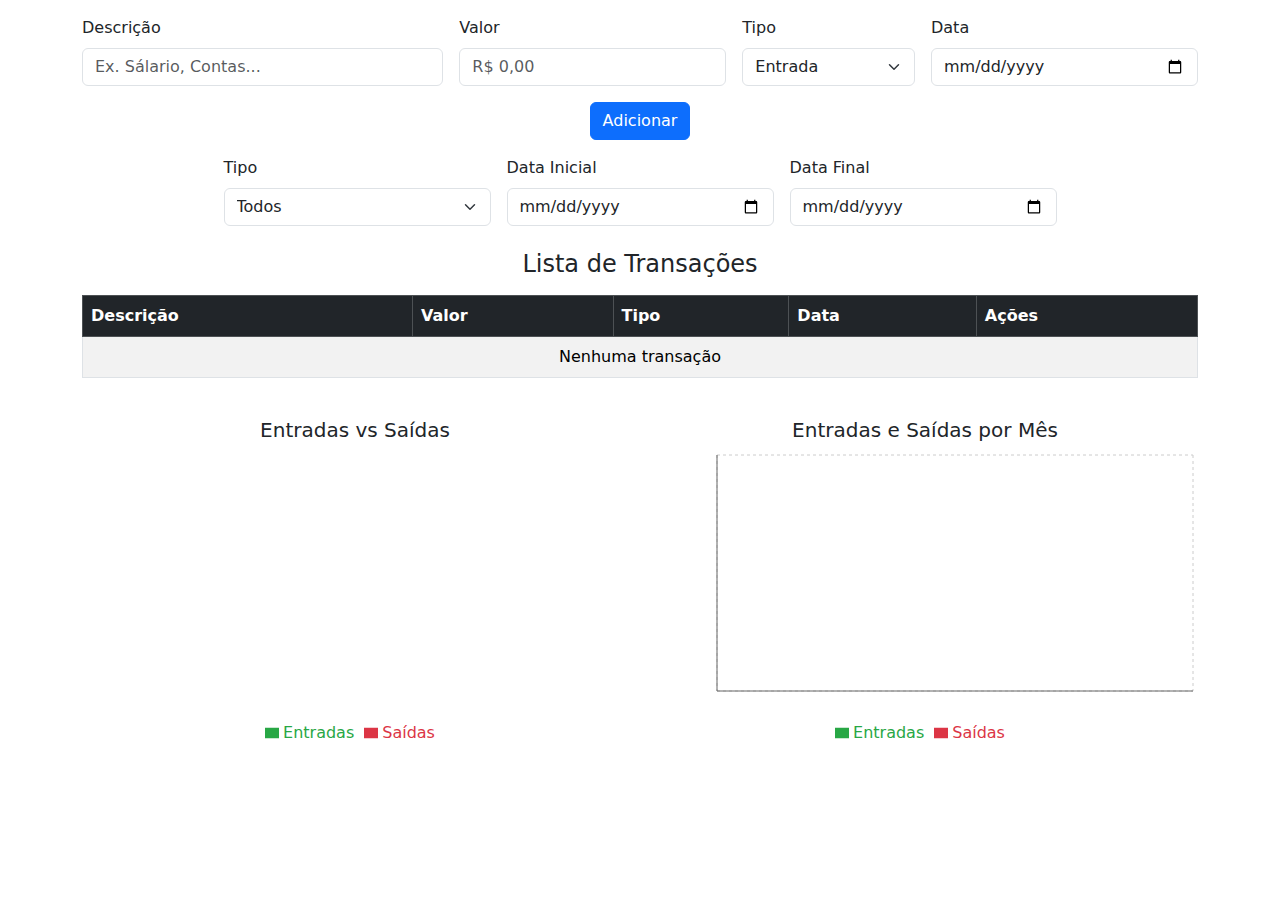
<file: dashboardFinanceiro/index.html>
<!doctype html>
<html lang="en">
  <head>
    <meta charset="UTF-8" />
    <link rel="icon" type="image/svg+xml" href="/dashboardFinanceiro/vite.svg" />
    <meta name="viewport" content="width=device-width, initial-scale=1.0" />
    <title>Vite + React</title>
    <script type="module" crossorigin src="/dashboardFinanceiro/assets/index-BElBI92c.js"></script>
    <link rel="stylesheet" crossorigin href="/dashboardFinanceiro/assets/index-C3mJO3hH.css">
  </head>
  <body>
    <div id="root"></div>
  </body>
</html>
</file>
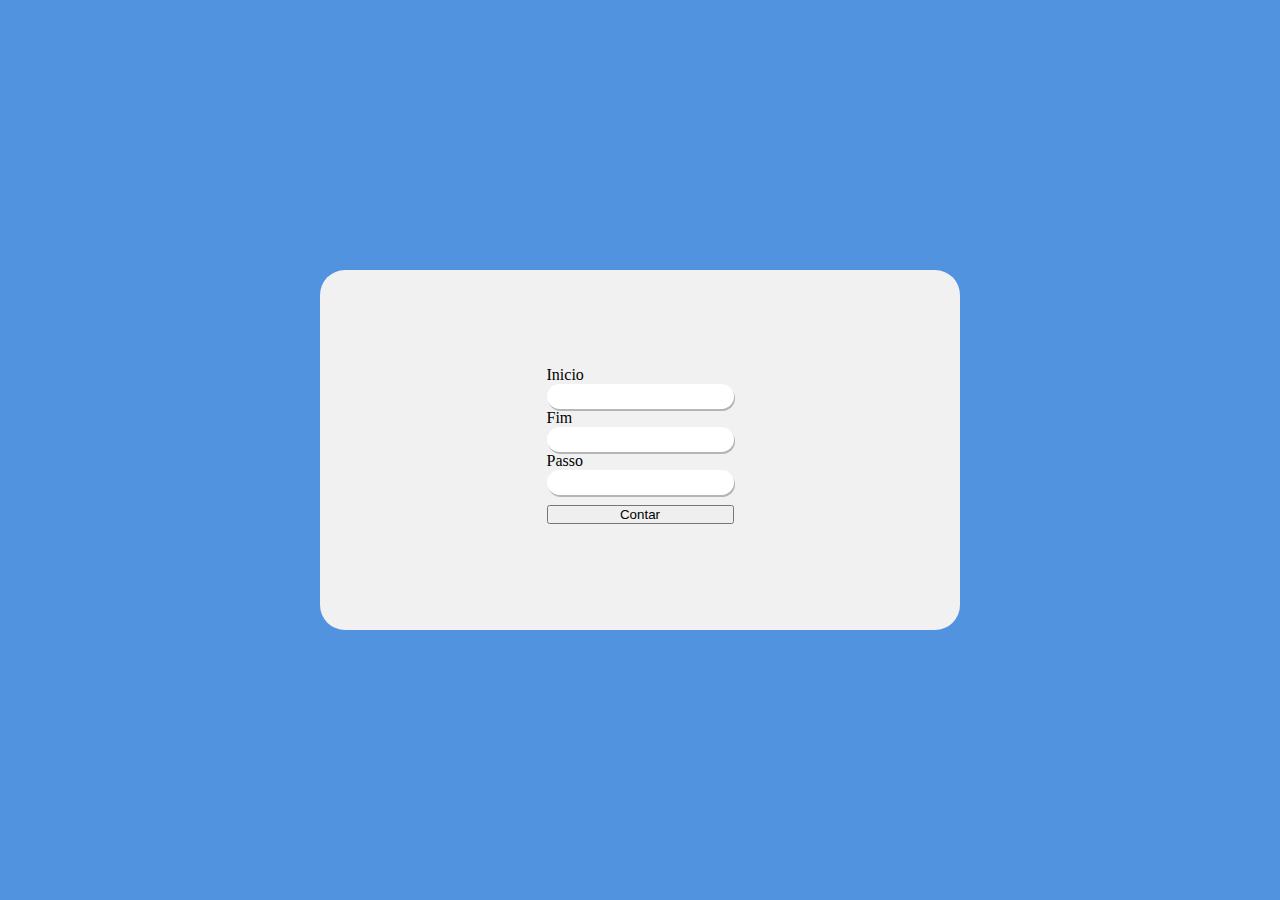
<file: contador/contador.html>
<!DOCTYPE html>
<html lang="pt-br">
<head>
    <meta charset="UTF-8">
    <meta name="viewport" content="width=device-width, initial-scale=1.0">
    <link rel="stylesheet" href="contador.css">
    <title>Contador de numeros</title>
</head>
<body>
    <div class="box">

        <form action="">

            <label for="">Inicio</label>
            <input type="number" name="inicio" id="inicio">

            <label for="">Fim</label>
            <input type="number" name="fim" id="fim">

            <label for="">Passo</label>
            <input type="number" name="passo" id="passo">

            <button type="button" onclick="contar()">Contar</button>
            
            
        <div class="res" id="res">

        </div>

        </form>

    </div>
<script src="contador.js"></script>
</body>
</html>
</file>
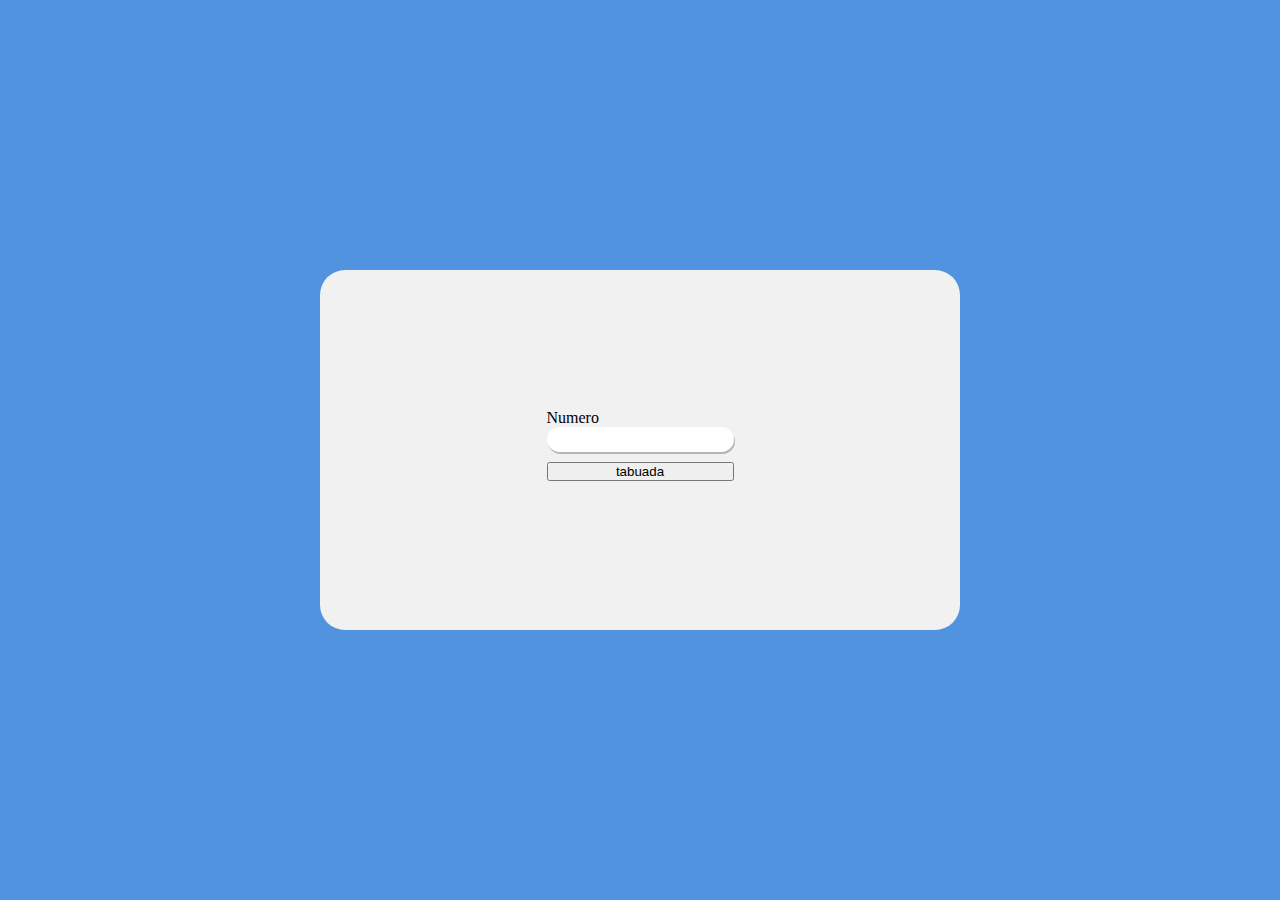
<file: tabuada/tabuada.html>
<!DOCTYPE html>
<html lang="pt-br">
<head>
    <meta charset="UTF-8">
    <meta name="viewport" content="width=device-width, initial-scale=1.0">
    <link rel="stylesheet" href="tabuada.css">
    <title>Contador de numeros</title>
</head>
<body>
    <div class="box">

        <form action="">

            <label for="">Numero</label>
            <input type="number" name="numero" id="numero">

            <button type="button" onclick="tabuada()">tabuada</button>
            
            
        <div class="res" id="res">

        </div>

        </form>

    </div>
<script src="tabuada.js"></script>
</body>
</html>
</file>
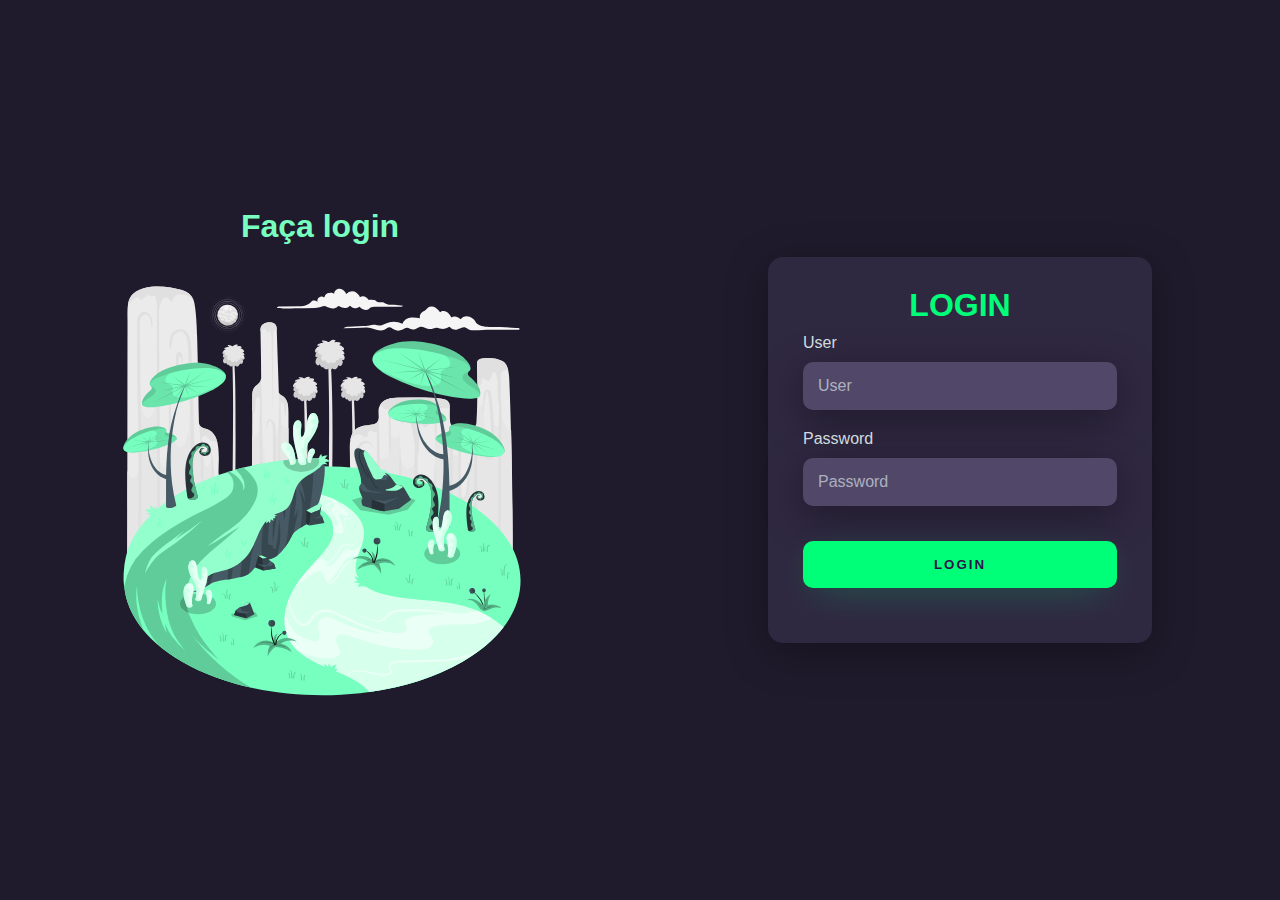
<file: login-views/login-animation-image/freya.html>
<!DOCTYPE html>
<html lang="pt-br">
<head>
    <meta charset="UTF-8">
    <meta http-equiv="X-UA-Compatible" content="IE=edge">
    <meta name="viewport" content="width=device-width, initial-scale=1.0">
    <title>Login</title>
    <link rel="stylesheet" href="freya.css">
</head>
<body>
    <div class="main-login">
        <div class="left-login">
            <h1>Faça login</h1>
            <img src="alien-planet-animate.svg" class="left-image-login" alt="planeta alien">
        </div>
        <div class="right-login">
            <div class="box-login">
                <h1>LOGIN</h1>
                <div class="textfield">
                    <label for="user">User</label>
                    <input type="text" name="user" placeholder="User">
                </div>
                <div class="textfield">
                    <label for="password">Password</label>
                    <input type="password" name="password" placeholder="Password">
                </div>
                <button class="btn-login">Login</button>
            </div>
        </div>
    </div>
</body>
</html>
</file>
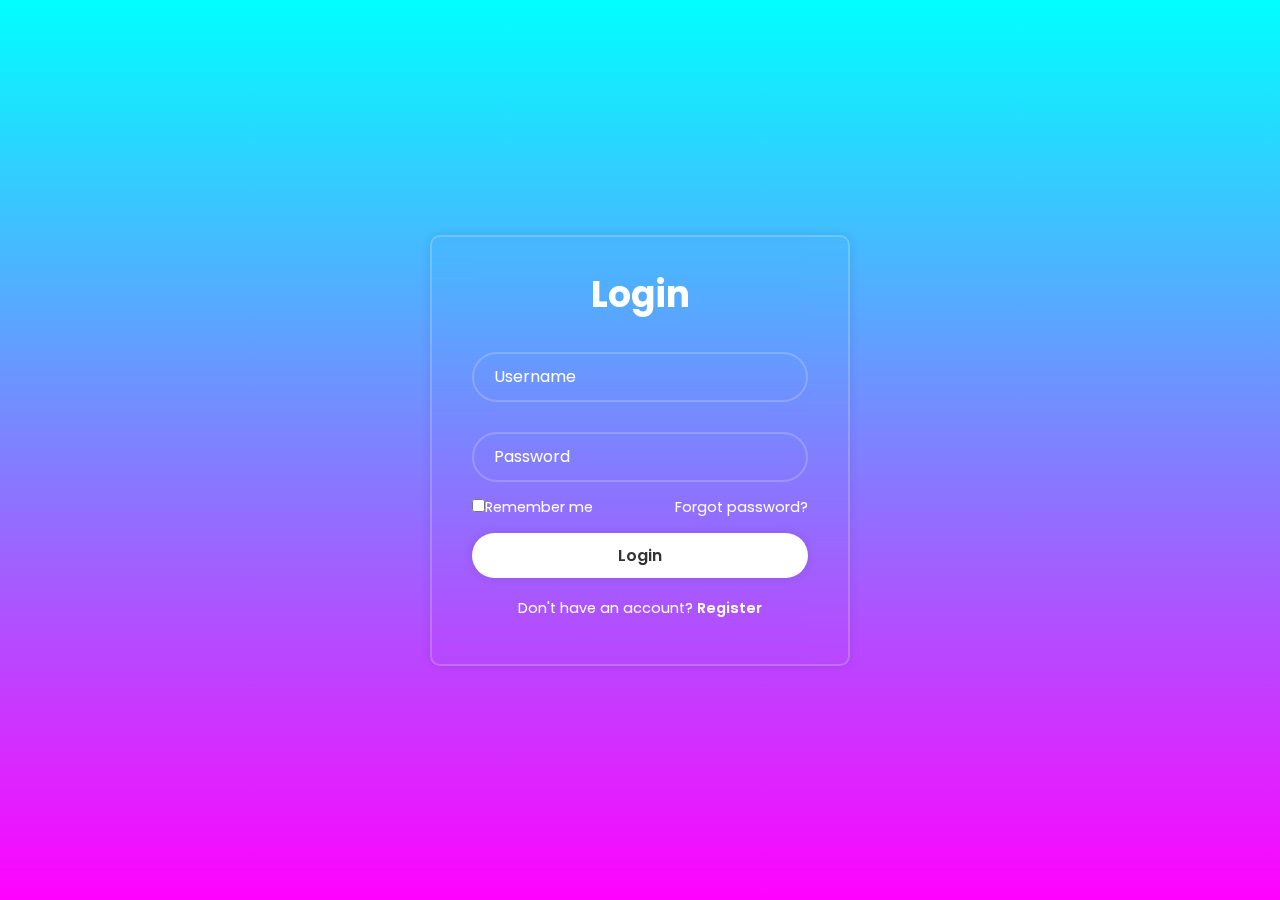
<file: login-views/login-degrade-backgrond/login.html>
<!DOCTYPE html>
 <html lang="en">
 <head>
    <meta charset="UTF-8">
    <meta http-equiv="X-UA-Compatible" content="IE=edge"> 
    <meta name="viewport" content="width=device-width, initial-scale=1.0">
    <title>Login</title>
    <link rel="stylesheet" href="style.css">
    <link href="https://unpkg.com/boxicons@2.1.4/css/boxicons.min.css" rel="stylesheet">
 </head>
 <body>
    <div class="wrapper">
        <form action="">
            <h1>Login</h1>
            <div class="input-box">
              <input type="text"
               placeholder="Username" required>  
            </div>
            <div class="input-box">
                <input type="password"
                 placeholder="Password" required>  
            </div>

            <div class="remember-forgot">
                <label>
                    <input type="checkbox">Remember me 
                </label>
                <a href="#">Forgot password?</a>
            </div>

            <button type="submit" class="btn">Login</button>

            <div class="register-link">
                <p>Don't have an account? <a
                 href="#">Register</a></p>
            </div>
        </form>
    </div>
 </body>
 </html>
</file>
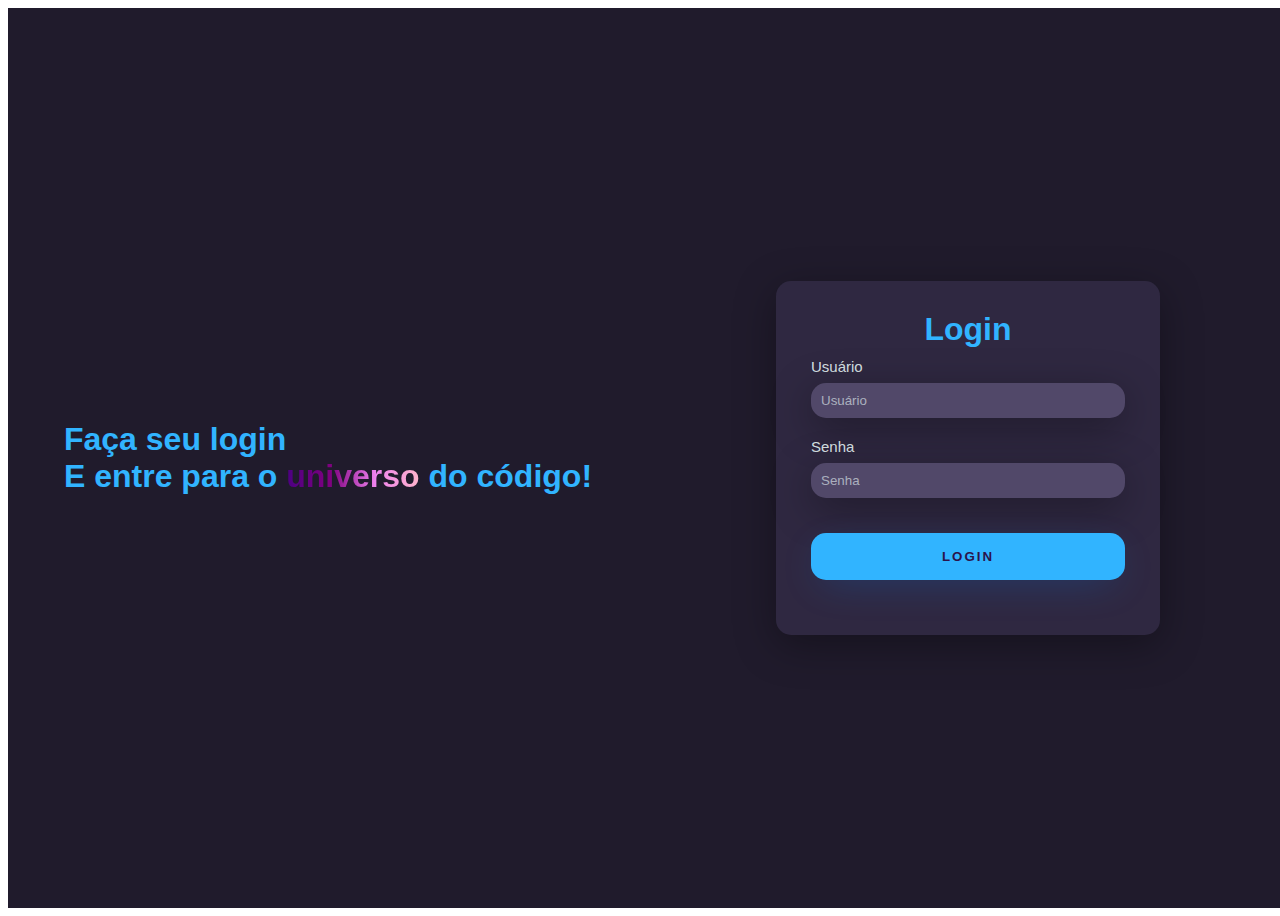
<file: login-views/login-degrade-text/desafio020524.html>
<!DOCTYPE html>
<html lang="pt-br">
<head>
    <meta http-equiv="X-UA-Compatible" content="IE=edge">
    <meta charset="UTF-8">
    <meta name="viewport" content="width=device-width, initial-scale=1.0">
    <link rel="stylesheet" href="desafio020524.css">
    <title>Login</title>
</head>
<body>
    <div class="main-login">
        <div class="left-login">
            <h1>Faça seu login <br> E entre para o <span>universo</span> do código!</h1>
        </div>
        <div class="right-login">
            <div class="login-box">
                <h1>Login</h1>
                <form>
                    <label for="usuario">Usuário</label>
                    <input type="text" name="usuario" placeholder="Usuário">
                </form>
                <form>
                    <label for="senha">Senha</label>
                    <input type="password" name="senha" placeholder="Senha">
                </form>
                <button class="login-btn">Login</button>
            </div>
        </div>
    </div>
</body>
</html>
</file>
<file: dashboardFinanceiro/assets/index-C3mJO3hH.css>
@charset "UTF-8";*{box-sizing:border-box;margin:0;padding:0}body{font-family:Segoe UI,sans-serif;background-color:#f2f2f2;color:#333}.app-container{max-width:800px;margin:2rem auto;padding:2rem;background-color:#fff;border-radius:10px;box-shadow:0 4px 12px #0000001a}.transaction-form{display:flex;flex-direction:column;gap:1rem;margin-top:2rem}.transaction-form input,.transaction-form select{padding:.5rem;border:1px solid #ccc;border-radius:5px}.transaction-form button{padding:.6rem;background-color:#007bff;color:#fff;border:none;border-radius:5px;cursor:pointer}.transaction-form button:hover{background-color:#0056b3}.transaction-list{margin-top:2rem}.transaction-list ul{list-style:none;padding:0}.transaction-list li{display:flex;justify-content:space-between;align-items:center;padding:1rem;margin-bottom:1rem;border-radius:5px;background-color:#f8f8f8;border-left:5px solid}.transaction-list li.income{border-color:#28a745}.transaction-list li.expense{border-color:#dc3545}.transaction-list .date{color:#777;font-size:.85rem;margin-left:8px}.transaction-list .type-label{font-size:.85rem;font-weight:700;margin-right:1rem}.transaction-list button{background-color:transparent;border:none;color:#dc3545;cursor:pointer}.summary-container{display:flex;gap:1rem;justify-content:center;text-align:center}.summary-card{flex:1;padding:1rem 2rem;border-radius:8px;color:#fff}.summary-card.income{background-color:#28a745}.summary-card.expense{background-color:#dc3545}.summary-card.balance{background-color:#007bff}.filters{margin-top:2rem;display:flex;gap:1rem;justify-content:center}.filters select,.filters input{padding:.4rem .6rem;border-radius:5px;border:1px solid #ccc}/*!
 * Bootstrap  v5.3.7 (https://getbootstrap.com/)
 * Copyright 2011-2025 The Bootstrap Authors
 * Licensed under MIT (https://github.com/twbs/bootstrap/blob/main/LICENSE)
 */:root,[data-bs-theme=light]{--bs-blue:#0d6efd;--bs-indigo:#6610f2;--bs-purple:#6f42c1;--bs-pink:#d63384;--bs-red:#dc3545;--bs-orange:#fd7e14;--bs-yellow:#ffc107;--bs-green:#198754;--bs-teal:#20c997;--bs-cyan:#0dcaf0;--bs-black:#000;--bs-white:#fff;--bs-gray:#6c757d;--bs-gray-dark:#343a40;--bs-gray-100:#f8f9fa;--bs-gray-200:#e9ecef;--bs-gray-300:#dee2e6;--bs-gray-400:#ced4da;--bs-gray-500:#adb5bd;--bs-gray-600:#6c757d;--bs-gray-700:#495057;--bs-gray-800:#343a40;--bs-gray-900:#212529;--bs-primary:#0d6efd;--bs-secondary:#6c757d;--bs-success:#198754;--bs-info:#0dcaf0;--bs-warning:#ffc107;--bs-danger:#dc3545;--bs-light:#f8f9fa;--bs-dark:#212529;--bs-primary-rgb:13,110,253;--bs-secondary-rgb:108,117,125;--bs-success-rgb:25,135,84;--bs-info-rgb:13,202,240;--bs-warning-rgb:255,193,7;--bs-danger-rgb:220,53,69;--bs-light-rgb:248,249,250;--bs-dark-rgb:33,37,41;--bs-primary-text-emphasis:#052c65;--bs-secondary-text-emphasis:#2b2f32;--bs-success-text-emphasis:#0a3622;--bs-info-text-emphasis:#055160;--bs-warning-text-emphasis:#664d03;--bs-danger-text-emphasis:#58151c;--bs-light-text-emphasis:#495057;--bs-dark-text-emphasis:#495057;--bs-primary-bg-subtle:#cfe2ff;--bs-secondary-bg-subtle:#e2e3e5;--bs-success-bg-subtle:#d1e7dd;--bs-info-bg-subtle:#cff4fc;--bs-warning-bg-subtle:#fff3cd;--bs-danger-bg-subtle:#f8d7da;--bs-light-bg-subtle:#fcfcfd;--bs-dark-bg-subtle:#ced4da;--bs-primary-border-subtle:#9ec5fe;--bs-secondary-border-subtle:#c4c8cb;--bs-success-border-subtle:#a3cfbb;--bs-info-border-subtle:#9eeaf9;--bs-warning-border-subtle:#ffe69c;--bs-danger-border-subtle:#f1aeb5;--bs-light-border-subtle:#e9ecef;--bs-dark-border-subtle:#adb5bd;--bs-white-rgb:255,255,255;--bs-black-rgb:0,0,0;--bs-font-sans-serif:system-ui,-apple-system,"Segoe UI",Roboto,"Helvetica Neue","Noto Sans","Liberation Sans",Arial,sans-serif,"Apple Color Emoji","Segoe UI Emoji","Segoe UI Symbol","Noto Color Emoji";--bs-font-monospace:SFMono-Regular,Menlo,Monaco,Consolas,"Liberation Mono","Courier New",monospace;--bs-gradient:linear-gradient(180deg, rgba(255, 255, 255, .15), rgba(255, 255, 255, 0));--bs-body-font-family:var(--bs-font-sans-serif);--bs-body-font-size:1rem;--bs-body-font-weight:400;--bs-body-line-height:1.5;--bs-body-color:#212529;--bs-body-color-rgb:33,37,41;--bs-body-bg:#fff;--bs-body-bg-rgb:255,255,255;--bs-emphasis-color:#000;--bs-emphasis-color-rgb:0,0,0;--bs-secondary-color:rgba(33, 37, 41, .75);--bs-secondary-color-rgb:33,37,41;--bs-secondary-bg:#e9ecef;--bs-secondary-bg-rgb:233,236,239;--bs-tertiary-color:rgba(33, 37, 41, .5);--bs-tertiary-color-rgb:33,37,41;--bs-tertiary-bg:#f8f9fa;--bs-tertiary-bg-rgb:248,249,250;--bs-heading-color:inherit;--bs-link-color:#0d6efd;--bs-link-color-rgb:13,110,253;--bs-link-decoration:underline;--bs-link-hover-color:#0a58ca;--bs-link-hover-color-rgb:10,88,202;--bs-code-color:#d63384;--bs-highlight-color:#212529;--bs-highlight-bg:#fff3cd;--bs-border-width:1px;--bs-border-style:solid;--bs-border-color:#dee2e6;--bs-border-color-translucent:rgba(0, 0, 0, .175);--bs-border-radius:.375rem;--bs-border-radius-sm:.25rem;--bs-border-radius-lg:.5rem;--bs-border-radius-xl:1rem;--bs-border-radius-xxl:2rem;--bs-border-radius-2xl:var(--bs-border-radius-xxl);--bs-border-radius-pill:50rem;--bs-box-shadow:0 .5rem 1rem rgba(0, 0, 0, .15);--bs-box-shadow-sm:0 .125rem .25rem rgba(0, 0, 0, .075);--bs-box-shadow-lg:0 1rem 3rem rgba(0, 0, 0, .175);--bs-box-shadow-inset:inset 0 1px 2px rgba(0, 0, 0, .075);--bs-focus-ring-width:.25rem;--bs-focus-ring-opacity:.25;--bs-focus-ring-color:rgba(13, 110, 253, .25);--bs-form-valid-color:#198754;--bs-form-valid-border-color:#198754;--bs-form-invalid-color:#dc3545;--bs-form-invalid-border-color:#dc3545}[data-bs-theme=dark]{color-scheme:dark;--bs-body-color:#dee2e6;--bs-body-color-rgb:222,226,230;--bs-body-bg:#212529;--bs-body-bg-rgb:33,37,41;--bs-emphasis-color:#fff;--bs-emphasis-color-rgb:255,255,255;--bs-secondary-color:rgba(222, 226, 230, .75);--bs-secondary-color-rgb:222,226,230;--bs-secondary-bg:#343a40;--bs-secondary-bg-rgb:52,58,64;--bs-tertiary-color:rgba(222, 226, 230, .5);--bs-tertiary-color-rgb:222,226,230;--bs-tertiary-bg:#2b3035;--bs-tertiary-bg-rgb:43,48,53;--bs-primary-text-emphasis:#6ea8fe;--bs-secondary-text-emphasis:#a7acb1;--bs-success-text-emphasis:#75b798;--bs-info-text-emphasis:#6edff6;--bs-warning-text-emphasis:#ffda6a;--bs-danger-text-emphasis:#ea868f;--bs-light-text-emphasis:#f8f9fa;--bs-dark-text-emphasis:#dee2e6;--bs-primary-bg-subtle:#031633;--bs-secondary-bg-subtle:#161719;--bs-success-bg-subtle:#051b11;--bs-info-bg-subtle:#032830;--bs-warning-bg-subtle:#332701;--bs-danger-bg-subtle:#2c0b0e;--bs-light-bg-subtle:#343a40;--bs-dark-bg-subtle:#1a1d20;--bs-primary-border-subtle:#084298;--bs-secondary-border-subtle:#41464b;--bs-success-border-subtle:#0f5132;--bs-info-border-subtle:#087990;--bs-warning-border-subtle:#997404;--bs-danger-border-subtle:#842029;--bs-light-border-subtle:#495057;--bs-dark-border-subtle:#343a40;--bs-heading-color:inherit;--bs-link-color:#6ea8fe;--bs-link-hover-color:#8bb9fe;--bs-link-color-rgb:110,168,254;--bs-link-hover-color-rgb:139,185,254;--bs-code-color:#e685b5;--bs-highlight-color:#dee2e6;--bs-highlight-bg:#664d03;--bs-border-color:#495057;--bs-border-color-translucent:rgba(255, 255, 255, .15);--bs-form-valid-color:#75b798;--bs-form-valid-border-color:#75b798;--bs-form-invalid-color:#ea868f;--bs-form-invalid-border-color:#ea868f}*,:after,:before{box-sizing:border-box}@media (prefers-reduced-motion:no-preference){:root{scroll-behavior:smooth}}body{margin:0;font-family:var(--bs-body-font-family);font-size:var(--bs-body-font-size);font-weight:var(--bs-body-font-weight);line-height:var(--bs-body-line-height);color:var(--bs-body-color);text-align:var(--bs-body-text-align);background-color:var(--bs-body-bg);-webkit-text-size-adjust:100%;-webkit-tap-highlight-color:transparent}hr{margin:1rem 0;color:inherit;border:0;border-top:var(--bs-border-width) solid;opacity:.25}.h1,.h2,.h3,.h4,.h5,.h6,h1,h2,h3,h4,h5,h6{margin-top:0;margin-bottom:.5rem;font-weight:500;line-height:1.2;color:var(--bs-heading-color)}.h1,h1{font-size:calc(1.375rem + 1.5vw)}@media (min-width:1200px){.h1,h1{font-size:2.5rem}}.h2,h2{font-size:calc(1.325rem + .9vw)}@media (min-width:1200px){.h2,h2{font-size:2rem}}.h3,h3{font-size:calc(1.3rem + .6vw)}@media (min-width:1200px){.h3,h3{font-size:1.75rem}}.h4,h4{font-size:calc(1.275rem + .3vw)}@media (min-width:1200px){.h4,h4{font-size:1.5rem}}.h5,h5{font-size:1.25rem}.h6,h6{font-size:1rem}p{margin-top:0;margin-bottom:1rem}abbr[title]{-webkit-text-decoration:underline dotted;text-decoration:underline dotted;cursor:help;-webkit-text-decoration-skip-ink:none;text-decoration-skip-ink:none}address{margin-bottom:1rem;font-style:normal;line-height:inherit}ol,ul{padding-left:2rem}dl,ol,ul{margin-top:0;margin-bottom:1rem}ol ol,ol ul,ul ol,ul ul{margin-bottom:0}dt{font-weight:700}dd{margin-bottom:.5rem;margin-left:0}blockquote{margin:0 0 1rem}b,strong{font-weight:bolder}.small,small{font-size:.875em}.mark,mark{padding:.1875em;color:var(--bs-highlight-color);background-color:var(--bs-highlight-bg)}sub,sup{position:relative;font-size:.75em;line-height:0;vertical-align:baseline}sub{bottom:-.25em}sup{top:-.5em}a{color:rgba(var(--bs-link-color-rgb),var(--bs-link-opacity,1));text-decoration:underline}a:hover{--bs-link-color-rgb:var(--bs-link-hover-color-rgb)}a:not([href]):not([class]),a:not([href]):not([class]):hover{color:inherit;text-decoration:none}code,kbd,pre,samp{font-family:var(--bs-font-monospace);font-size:1em}pre{display:block;margin-top:0;margin-bottom:1rem;overflow:auto;font-size:.875em}pre code{font-size:inherit;color:inherit;word-break:normal}code{font-size:.875em;color:var(--bs-code-color);word-wrap:break-word}a>code{color:inherit}kbd{padding:.1875rem .375rem;font-size:.875em;color:var(--bs-body-bg);background-color:var(--bs-body-color);border-radius:.25rem}kbd kbd{padding:0;font-size:1em}figure{margin:0 0 1rem}img,svg{vertical-align:middle}table{caption-side:bottom;border-collapse:collapse}caption{padding-top:.5rem;padding-bottom:.5rem;color:var(--bs-secondary-color);text-align:left}th{text-align:inherit;text-align:-webkit-match-parent}tbody,td,tfoot,th,thead,tr{border-color:inherit;border-style:solid;border-width:0}label{display:inline-block}button{border-radius:0}button:focus:not(:focus-visible){outline:0}button,input,optgroup,select,textarea{margin:0;font-family:inherit;font-size:inherit;line-height:inherit}button,select{text-transform:none}[role=button]{cursor:pointer}select{word-wrap:normal}select:disabled{opacity:1}[list]:not([type=date]):not([type=datetime-local]):not([type=month]):not([type=week]):not([type=time])::-webkit-calendar-picker-indicator{display:none!important}[type=button],[type=reset],[type=submit],button{-webkit-appearance:button}[type=button]:not(:disabled),[type=reset]:not(:disabled),[type=submit]:not(:disabled),button:not(:disabled){cursor:pointer}::-moz-focus-inner{padding:0;border-style:none}textarea{resize:vertical}fieldset{min-width:0;padding:0;margin:0;border:0}legend{float:left;width:100%;padding:0;margin-bottom:.5rem;line-height:inherit;font-size:calc(1.275rem + .3vw)}@media (min-width:1200px){legend{font-size:1.5rem}}legend+*{clear:left}::-webkit-datetime-edit-day-field,::-webkit-datetime-edit-fields-wrapper,::-webkit-datetime-edit-hour-field,::-webkit-datetime-edit-minute,::-webkit-datetime-edit-month-field,::-webkit-datetime-edit-text,::-webkit-datetime-edit-year-field{padding:0}::-webkit-inner-spin-button{height:auto}[type=search]{-webkit-appearance:textfield;outline-offset:-2px}::-webkit-search-decoration{-webkit-appearance:none}::-webkit-color-swatch-wrapper{padding:0}::-webkit-file-upload-button{font:inherit;-webkit-appearance:button}::file-selector-button{font:inherit;-webkit-appearance:button}output{display:inline-block}iframe{border:0}summary{display:list-item;cursor:pointer}progress{vertical-align:baseline}[hidden]{display:none!important}.lead{font-size:1.25rem;font-weight:300}.display-1{font-weight:300;line-height:1.2;font-size:calc(1.625rem + 4.5vw)}@media (min-width:1200px){.display-1{font-size:5rem}}.display-2{font-weight:300;line-height:1.2;font-size:calc(1.575rem + 3.9vw)}@media (min-width:1200px){.display-2{font-size:4.5rem}}.display-3{font-weight:300;line-height:1.2;font-size:calc(1.525rem + 3.3vw)}@media (min-width:1200px){.display-3{font-size:4rem}}.display-4{font-weight:300;line-height:1.2;font-size:calc(1.475rem + 2.7vw)}@media (min-width:1200px){.display-4{font-size:3.5rem}}.display-5{font-weight:300;line-height:1.2;font-size:calc(1.425rem + 2.1vw)}@media (min-width:1200px){.display-5{font-size:3rem}}.display-6{font-weight:300;line-height:1.2;font-size:calc(1.375rem + 1.5vw)}@media (min-width:1200px){.display-6{font-size:2.5rem}}.list-unstyled,.list-inline{padding-left:0;list-style:none}.list-inline-item{display:inline-block}.list-inline-item:not(:last-child){margin-right:.5rem}.initialism{font-size:.875em;text-transform:uppercase}.blockquote{margin-bottom:1rem;font-size:1.25rem}.blockquote>:last-child{margin-bottom:0}.blockquote-footer{margin-top:-1rem;margin-bottom:1rem;font-size:.875em;color:#6c757d}.blockquote-footer:before{content:"— "}.img-fluid{max-width:100%;height:auto}.img-thumbnail{padding:.25rem;background-color:var(--bs-body-bg);border:var(--bs-border-width) solid var(--bs-border-color);border-radius:var(--bs-border-radius);max-width:100%;height:auto}.figure{display:inline-block}.figure-img{margin-bottom:.5rem;line-height:1}.figure-caption{font-size:.875em;color:var(--bs-secondary-color)}.container,.container-fluid,.container-lg,.container-md,.container-sm,.container-xl,.container-xxl{--bs-gutter-x:1.5rem;--bs-gutter-y:0;width:100%;padding-right:calc(var(--bs-gutter-x) * .5);padding-left:calc(var(--bs-gutter-x) * .5);margin-right:auto;margin-left:auto}@media (min-width:576px){.container,.container-sm{max-width:540px}}@media (min-width:768px){.container,.container-md,.container-sm{max-width:720px}}@media (min-width:992px){.container,.container-lg,.container-md,.container-sm{max-width:960px}}@media (min-width:1200px){.container,.container-lg,.container-md,.container-sm,.container-xl{max-width:1140px}}@media (min-width:1400px){.container,.container-lg,.container-md,.container-sm,.container-xl,.container-xxl{max-width:1320px}}:root{--bs-breakpoint-xs:0;--bs-breakpoint-sm:576px;--bs-breakpoint-md:768px;--bs-breakpoint-lg:992px;--bs-breakpoint-xl:1200px;--bs-breakpoint-xxl:1400px}.row{--bs-gutter-x:1.5rem;--bs-gutter-y:0;display:flex;flex-wrap:wrap;margin-top:calc(-1 * var(--bs-gutter-y));margin-right:calc(-.5 * var(--bs-gutter-x));margin-left:calc(-.5 * var(--bs-gutter-x))}.row>*{flex-shrink:0;width:100%;max-width:100%;padding-right:calc(var(--bs-gutter-x) * .5);padding-left:calc(var(--bs-gutter-x) * .5);margin-top:var(--bs-gutter-y)}.col{flex:1 0 0}.row-cols-auto>*{flex:0 0 auto;width:auto}.row-cols-1>*{flex:0 0 auto;width:100%}.row-cols-2>*{flex:0 0 auto;width:50%}.row-cols-3>*{flex:0 0 auto;width:33.33333333%}.row-cols-4>*{flex:0 0 auto;width:25%}.row-cols-5>*{flex:0 0 auto;width:20%}.row-cols-6>*{flex:0 0 auto;width:16.66666667%}.col-auto{flex:0 0 auto;width:auto}.col-1{flex:0 0 auto;width:8.33333333%}.col-2{flex:0 0 auto;width:16.66666667%}.col-3{flex:0 0 auto;width:25%}.col-4{flex:0 0 auto;width:33.33333333%}.col-5{flex:0 0 auto;width:41.66666667%}.col-6{flex:0 0 auto;width:50%}.col-7{flex:0 0 auto;width:58.33333333%}.col-8{flex:0 0 auto;width:66.66666667%}.col-9{flex:0 0 auto;width:75%}.col-10{flex:0 0 auto;width:83.33333333%}.col-11{flex:0 0 auto;width:91.66666667%}.col-12{flex:0 0 auto;width:100%}.offset-1{margin-left:8.33333333%}.offset-2{margin-left:16.66666667%}.offset-3{margin-left:25%}.offset-4{margin-left:33.33333333%}.offset-5{margin-left:41.66666667%}.offset-6{margin-left:50%}.offset-7{margin-left:58.33333333%}.offset-8{margin-left:66.66666667%}.offset-9{margin-left:75%}.offset-10{margin-left:83.33333333%}.offset-11{margin-left:91.66666667%}.g-0,.gx-0{--bs-gutter-x:0}.g-0,.gy-0{--bs-gutter-y:0}.g-1,.gx-1{--bs-gutter-x:.25rem}.g-1,.gy-1{--bs-gutter-y:.25rem}.g-2,.gx-2{--bs-gutter-x:.5rem}.g-2,.gy-2{--bs-gutter-y:.5rem}.g-3,.gx-3{--bs-gutter-x:1rem}.g-3,.gy-3{--bs-gutter-y:1rem}.g-4,.gx-4{--bs-gutter-x:1.5rem}.g-4,.gy-4{--bs-gutter-y:1.5rem}.g-5,.gx-5{--bs-gutter-x:3rem}.g-5,.gy-5{--bs-gutter-y:3rem}@media (min-width:576px){.col-sm{flex:1 0 0}.row-cols-sm-auto>*{flex:0 0 auto;width:auto}.row-cols-sm-1>*{flex:0 0 auto;width:100%}.row-cols-sm-2>*{flex:0 0 auto;width:50%}.row-cols-sm-3>*{flex:0 0 auto;width:33.33333333%}.row-cols-sm-4>*{flex:0 0 auto;width:25%}.row-cols-sm-5>*{flex:0 0 auto;width:20%}.row-cols-sm-6>*{flex:0 0 auto;width:16.66666667%}.col-sm-auto{flex:0 0 auto;width:auto}.col-sm-1{flex:0 0 auto;width:8.33333333%}.col-sm-2{flex:0 0 auto;width:16.66666667%}.col-sm-3{flex:0 0 auto;width:25%}.col-sm-4{flex:0 0 auto;width:33.33333333%}.col-sm-5{flex:0 0 auto;width:41.66666667%}.col-sm-6{flex:0 0 auto;width:50%}.col-sm-7{flex:0 0 auto;width:58.33333333%}.col-sm-8{flex:0 0 auto;width:66.66666667%}.col-sm-9{flex:0 0 auto;width:75%}.col-sm-10{flex:0 0 auto;width:83.33333333%}.col-sm-11{flex:0 0 auto;width:91.66666667%}.col-sm-12{flex:0 0 auto;width:100%}.offset-sm-0{margin-left:0}.offset-sm-1{margin-left:8.33333333%}.offset-sm-2{margin-left:16.66666667%}.offset-sm-3{margin-left:25%}.offset-sm-4{margin-left:33.33333333%}.offset-sm-5{margin-left:41.66666667%}.offset-sm-6{margin-left:50%}.offset-sm-7{margin-left:58.33333333%}.offset-sm-8{margin-left:66.66666667%}.offset-sm-9{margin-left:75%}.offset-sm-10{margin-left:83.33333333%}.offset-sm-11{margin-left:91.66666667%}.g-sm-0,.gx-sm-0{--bs-gutter-x:0}.g-sm-0,.gy-sm-0{--bs-gutter-y:0}.g-sm-1,.gx-sm-1{--bs-gutter-x:.25rem}.g-sm-1,.gy-sm-1{--bs-gutter-y:.25rem}.g-sm-2,.gx-sm-2{--bs-gutter-x:.5rem}.g-sm-2,.gy-sm-2{--bs-gutter-y:.5rem}.g-sm-3,.gx-sm-3{--bs-gutter-x:1rem}.g-sm-3,.gy-sm-3{--bs-gutter-y:1rem}.g-sm-4,.gx-sm-4{--bs-gutter-x:1.5rem}.g-sm-4,.gy-sm-4{--bs-gutter-y:1.5rem}.g-sm-5,.gx-sm-5{--bs-gutter-x:3rem}.g-sm-5,.gy-sm-5{--bs-gutter-y:3rem}}@media (min-width:768px){.col-md{flex:1 0 0}.row-cols-md-auto>*{flex:0 0 auto;width:auto}.row-cols-md-1>*{flex:0 0 auto;width:100%}.row-cols-md-2>*{flex:0 0 auto;width:50%}.row-cols-md-3>*{flex:0 0 auto;width:33.33333333%}.row-cols-md-4>*{flex:0 0 auto;width:25%}.row-cols-md-5>*{flex:0 0 auto;width:20%}.row-cols-md-6>*{flex:0 0 auto;width:16.66666667%}.col-md-auto{flex:0 0 auto;width:auto}.col-md-1{flex:0 0 auto;width:8.33333333%}.col-md-2{flex:0 0 auto;width:16.66666667%}.col-md-3{flex:0 0 auto;width:25%}.col-md-4{flex:0 0 auto;width:33.33333333%}.col-md-5{flex:0 0 auto;width:41.66666667%}.col-md-6{flex:0 0 auto;width:50%}.col-md-7{flex:0 0 auto;width:58.33333333%}.col-md-8{flex:0 0 auto;width:66.66666667%}.col-md-9{flex:0 0 auto;width:75%}.col-md-10{flex:0 0 auto;width:83.33333333%}.col-md-11{flex:0 0 auto;width:91.66666667%}.col-md-12{flex:0 0 auto;width:100%}.offset-md-0{margin-left:0}.offset-md-1{margin-left:8.33333333%}.offset-md-2{margin-left:16.66666667%}.offset-md-3{margin-left:25%}.offset-md-4{margin-left:33.33333333%}.offset-md-5{margin-left:41.66666667%}.offset-md-6{margin-left:50%}.offset-md-7{margin-left:58.33333333%}.offset-md-8{margin-left:66.66666667%}.offset-md-9{margin-left:75%}.offset-md-10{margin-left:83.33333333%}.offset-md-11{margin-left:91.66666667%}.g-md-0,.gx-md-0{--bs-gutter-x:0}.g-md-0,.gy-md-0{--bs-gutter-y:0}.g-md-1,.gx-md-1{--bs-gutter-x:.25rem}.g-md-1,.gy-md-1{--bs-gutter-y:.25rem}.g-md-2,.gx-md-2{--bs-gutter-x:.5rem}.g-md-2,.gy-md-2{--bs-gutter-y:.5rem}.g-md-3,.gx-md-3{--bs-gutter-x:1rem}.g-md-3,.gy-md-3{--bs-gutter-y:1rem}.g-md-4,.gx-md-4{--bs-gutter-x:1.5rem}.g-md-4,.gy-md-4{--bs-gutter-y:1.5rem}.g-md-5,.gx-md-5{--bs-gutter-x:3rem}.g-md-5,.gy-md-5{--bs-gutter-y:3rem}}@media (min-width:992px){.col-lg{flex:1 0 0}.row-cols-lg-auto>*{flex:0 0 auto;width:auto}.row-cols-lg-1>*{flex:0 0 auto;width:100%}.row-cols-lg-2>*{flex:0 0 auto;width:50%}.row-cols-lg-3>*{flex:0 0 auto;width:33.33333333%}.row-cols-lg-4>*{flex:0 0 auto;width:25%}.row-cols-lg-5>*{flex:0 0 auto;width:20%}.row-cols-lg-6>*{flex:0 0 auto;width:16.66666667%}.col-lg-auto{flex:0 0 auto;width:auto}.col-lg-1{flex:0 0 auto;width:8.33333333%}.col-lg-2{flex:0 0 auto;width:16.66666667%}.col-lg-3{flex:0 0 auto;width:25%}.col-lg-4{flex:0 0 auto;width:33.33333333%}.col-lg-5{flex:0 0 auto;width:41.66666667%}.col-lg-6{flex:0 0 auto;width:50%}.col-lg-7{flex:0 0 auto;width:58.33333333%}.col-lg-8{flex:0 0 auto;width:66.66666667%}.col-lg-9{flex:0 0 auto;width:75%}.col-lg-10{flex:0 0 auto;width:83.33333333%}.col-lg-11{flex:0 0 auto;width:91.66666667%}.col-lg-12{flex:0 0 auto;width:100%}.offset-lg-0{margin-left:0}.offset-lg-1{margin-left:8.33333333%}.offset-lg-2{margin-left:16.66666667%}.offset-lg-3{margin-left:25%}.offset-lg-4{margin-left:33.33333333%}.offset-lg-5{margin-left:41.66666667%}.offset-lg-6{margin-left:50%}.offset-lg-7{margin-left:58.33333333%}.offset-lg-8{margin-left:66.66666667%}.offset-lg-9{margin-left:75%}.offset-lg-10{margin-left:83.33333333%}.offset-lg-11{margin-left:91.66666667%}.g-lg-0,.gx-lg-0{--bs-gutter-x:0}.g-lg-0,.gy-lg-0{--bs-gutter-y:0}.g-lg-1,.gx-lg-1{--bs-gutter-x:.25rem}.g-lg-1,.gy-lg-1{--bs-gutter-y:.25rem}.g-lg-2,.gx-lg-2{--bs-gutter-x:.5rem}.g-lg-2,.gy-lg-2{--bs-gutter-y:.5rem}.g-lg-3,.gx-lg-3{--bs-gutter-x:1rem}.g-lg-3,.gy-lg-3{--bs-gutter-y:1rem}.g-lg-4,.gx-lg-4{--bs-gutter-x:1.5rem}.g-lg-4,.gy-lg-4{--bs-gutter-y:1.5rem}.g-lg-5,.gx-lg-5{--bs-gutter-x:3rem}.g-lg-5,.gy-lg-5{--bs-gutter-y:3rem}}@media (min-width:1200px){.col-xl{flex:1 0 0}.row-cols-xl-auto>*{flex:0 0 auto;width:auto}.row-cols-xl-1>*{flex:0 0 auto;width:100%}.row-cols-xl-2>*{flex:0 0 auto;width:50%}.row-cols-xl-3>*{flex:0 0 auto;width:33.33333333%}.row-cols-xl-4>*{flex:0 0 auto;width:25%}.row-cols-xl-5>*{flex:0 0 auto;width:20%}.row-cols-xl-6>*{flex:0 0 auto;width:16.66666667%}.col-xl-auto{flex:0 0 auto;width:auto}.col-xl-1{flex:0 0 auto;width:8.33333333%}.col-xl-2{flex:0 0 auto;width:16.66666667%}.col-xl-3{flex:0 0 auto;width:25%}.col-xl-4{flex:0 0 auto;width:33.33333333%}.col-xl-5{flex:0 0 auto;width:41.66666667%}.col-xl-6{flex:0 0 auto;width:50%}.col-xl-7{flex:0 0 auto;width:58.33333333%}.col-xl-8{flex:0 0 auto;width:66.66666667%}.col-xl-9{flex:0 0 auto;width:75%}.col-xl-10{flex:0 0 auto;width:83.33333333%}.col-xl-11{flex:0 0 auto;width:91.66666667%}.col-xl-12{flex:0 0 auto;width:100%}.offset-xl-0{margin-left:0}.offset-xl-1{margin-left:8.33333333%}.offset-xl-2{margin-left:16.66666667%}.offset-xl-3{margin-left:25%}.offset-xl-4{margin-left:33.33333333%}.offset-xl-5{margin-left:41.66666667%}.offset-xl-6{margin-left:50%}.offset-xl-7{margin-left:58.33333333%}.offset-xl-8{margin-left:66.66666667%}.offset-xl-9{margin-left:75%}.offset-xl-10{margin-left:83.33333333%}.offset-xl-11{margin-left:91.66666667%}.g-xl-0,.gx-xl-0{--bs-gutter-x:0}.g-xl-0,.gy-xl-0{--bs-gutter-y:0}.g-xl-1,.gx-xl-1{--bs-gutter-x:.25rem}.g-xl-1,.gy-xl-1{--bs-gutter-y:.25rem}.g-xl-2,.gx-xl-2{--bs-gutter-x:.5rem}.g-xl-2,.gy-xl-2{--bs-gutter-y:.5rem}.g-xl-3,.gx-xl-3{--bs-gutter-x:1rem}.g-xl-3,.gy-xl-3{--bs-gutter-y:1rem}.g-xl-4,.gx-xl-4{--bs-gutter-x:1.5rem}.g-xl-4,.gy-xl-4{--bs-gutter-y:1.5rem}.g-xl-5,.gx-xl-5{--bs-gutter-x:3rem}.g-xl-5,.gy-xl-5{--bs-gutter-y:3rem}}@media (min-width:1400px){.col-xxl{flex:1 0 0}.row-cols-xxl-auto>*{flex:0 0 auto;width:auto}.row-cols-xxl-1>*{flex:0 0 auto;width:100%}.row-cols-xxl-2>*{flex:0 0 auto;width:50%}.row-cols-xxl-3>*{flex:0 0 auto;width:33.33333333%}.row-cols-xxl-4>*{flex:0 0 auto;width:25%}.row-cols-xxl-5>*{flex:0 0 auto;width:20%}.row-cols-xxl-6>*{flex:0 0 auto;width:16.66666667%}.col-xxl-auto{flex:0 0 auto;width:auto}.col-xxl-1{flex:0 0 auto;width:8.33333333%}.col-xxl-2{flex:0 0 auto;width:16.66666667%}.col-xxl-3{flex:0 0 auto;width:25%}.col-xxl-4{flex:0 0 auto;width:33.33333333%}.col-xxl-5{flex:0 0 auto;width:41.66666667%}.col-xxl-6{flex:0 0 auto;width:50%}.col-xxl-7{flex:0 0 auto;width:58.33333333%}.col-xxl-8{flex:0 0 auto;width:66.66666667%}.col-xxl-9{flex:0 0 auto;width:75%}.col-xxl-10{flex:0 0 auto;width:83.33333333%}.col-xxl-11{flex:0 0 auto;width:91.66666667%}.col-xxl-12{flex:0 0 auto;width:100%}.offset-xxl-0{margin-left:0}.offset-xxl-1{margin-left:8.33333333%}.offset-xxl-2{margin-left:16.66666667%}.offset-xxl-3{margin-left:25%}.offset-xxl-4{margin-left:33.33333333%}.offset-xxl-5{margin-left:41.66666667%}.offset-xxl-6{margin-left:50%}.offset-xxl-7{margin-left:58.33333333%}.offset-xxl-8{margin-left:66.66666667%}.offset-xxl-9{margin-left:75%}.offset-xxl-10{margin-left:83.33333333%}.offset-xxl-11{margin-left:91.66666667%}.g-xxl-0,.gx-xxl-0{--bs-gutter-x:0}.g-xxl-0,.gy-xxl-0{--bs-gutter-y:0}.g-xxl-1,.gx-xxl-1{--bs-gutter-x:.25rem}.g-xxl-1,.gy-xxl-1{--bs-gutter-y:.25rem}.g-xxl-2,.gx-xxl-2{--bs-gutter-x:.5rem}.g-xxl-2,.gy-xxl-2{--bs-gutter-y:.5rem}.g-xxl-3,.gx-xxl-3{--bs-gutter-x:1rem}.g-xxl-3,.gy-xxl-3{--bs-gutter-y:1rem}.g-xxl-4,.gx-xxl-4{--bs-gutter-x:1.5rem}.g-xxl-4,.gy-xxl-4{--bs-gutter-y:1.5rem}.g-xxl-5,.gx-xxl-5{--bs-gutter-x:3rem}.g-xxl-5,.gy-xxl-5{--bs-gutter-y:3rem}}.table{--bs-table-color-type:initial;--bs-table-bg-type:initial;--bs-table-color-state:initial;--bs-table-bg-state:initial;--bs-table-color:var(--bs-emphasis-color);--bs-table-bg:var(--bs-body-bg);--bs-table-border-color:var(--bs-border-color);--bs-table-accent-bg:transparent;--bs-table-striped-color:var(--bs-emphasis-color);--bs-table-striped-bg:rgba(var(--bs-emphasis-color-rgb), .05);--bs-table-active-color:var(--bs-emphasis-color);--bs-table-active-bg:rgba(var(--bs-emphasis-color-rgb), .1);--bs-table-hover-color:var(--bs-emphasis-color);--bs-table-hover-bg:rgba(var(--bs-emphasis-color-rgb), .075);width:100%;margin-bottom:1rem;vertical-align:top;border-color:var(--bs-table-border-color)}.table>:not(caption)>*>*{padding:.5rem;color:var(--bs-table-color-state,var(--bs-table-color-type,var(--bs-table-color)));background-color:var(--bs-table-bg);border-bottom-width:var(--bs-border-width);box-shadow:inset 0 0 0 9999px var(--bs-table-bg-state,var(--bs-table-bg-type,var(--bs-table-accent-bg)))}.table>tbody{vertical-align:inherit}.table>thead{vertical-align:bottom}.table-group-divider{border-top:calc(var(--bs-border-width) * 2) solid currentcolor}.caption-top{caption-side:top}.table-sm>:not(caption)>*>*{padding:.25rem}.table-bordered>:not(caption)>*{border-width:var(--bs-border-width) 0}.table-bordered>:not(caption)>*>*{border-width:0 var(--bs-border-width)}.table-borderless>:not(caption)>*>*{border-bottom-width:0}.table-borderless>:not(:first-child){border-top-width:0}.table-striped>tbody>tr:nth-of-type(odd)>*{--bs-table-color-type:var(--bs-table-striped-color);--bs-table-bg-type:var(--bs-table-striped-bg)}.table-striped-columns>:not(caption)>tr>:nth-child(2n){--bs-table-color-type:var(--bs-table-striped-color);--bs-table-bg-type:var(--bs-table-striped-bg)}.table-active{--bs-table-color-state:var(--bs-table-active-color);--bs-table-bg-state:var(--bs-table-active-bg)}.table-hover>tbody>tr:hover>*{--bs-table-color-state:var(--bs-table-hover-color);--bs-table-bg-state:var(--bs-table-hover-bg)}.table-primary{--bs-table-color:#000;--bs-table-bg:#cfe2ff;--bs-table-border-color:#a6b5cc;--bs-table-striped-bg:#c5d7f2;--bs-table-striped-color:#000;--bs-table-active-bg:#bacbe6;--bs-table-active-color:#000;--bs-table-hover-bg:#bfd1ec;--bs-table-hover-color:#000;color:var(--bs-table-color);border-color:var(--bs-table-border-color)}.table-secondary{--bs-table-color:#000;--bs-table-bg:#e2e3e5;--bs-table-border-color:#b5b6b7;--bs-table-striped-bg:#d7d8da;--bs-table-striped-color:#000;--bs-table-active-bg:#cbccce;--bs-table-active-color:#000;--bs-table-hover-bg:#d1d2d4;--bs-table-hover-color:#000;color:var(--bs-table-color);border-color:var(--bs-table-border-color)}.table-success{--bs-table-color:#000;--bs-table-bg:#d1e7dd;--bs-table-border-color:#a7b9b1;--bs-table-striped-bg:#c7dbd2;--bs-table-striped-color:#000;--bs-table-active-bg:#bcd0c7;--bs-table-active-color:#000;--bs-table-hover-bg:#c1d6cc;--bs-table-hover-color:#000;color:var(--bs-table-color);border-color:var(--bs-table-border-color)}.table-info{--bs-table-color:#000;--bs-table-bg:#cff4fc;--bs-table-border-color:#a6c3ca;--bs-table-striped-bg:#c5e8ef;--bs-table-striped-color:#000;--bs-table-active-bg:#badce3;--bs-table-active-color:#000;--bs-table-hover-bg:#bfe2e9;--bs-table-hover-color:#000;color:var(--bs-table-color);border-color:var(--bs-table-border-color)}.table-warning{--bs-table-color:#000;--bs-table-bg:#fff3cd;--bs-table-border-color:#ccc2a4;--bs-table-striped-bg:#f2e7c3;--bs-table-striped-color:#000;--bs-table-active-bg:#e6dbb9;--bs-table-active-color:#000;--bs-table-hover-bg:#ece1be;--bs-table-hover-color:#000;color:var(--bs-table-color);border-color:var(--bs-table-border-color)}.table-danger{--bs-table-color:#000;--bs-table-bg:#f8d7da;--bs-table-border-color:#c6acae;--bs-table-striped-bg:#eccccf;--bs-table-striped-color:#000;--bs-table-active-bg:#dfc2c4;--bs-table-active-color:#000;--bs-table-hover-bg:#e5c7ca;--bs-table-hover-color:#000;color:var(--bs-table-color);border-color:var(--bs-table-border-color)}.table-light{--bs-table-color:#000;--bs-table-bg:#f8f9fa;--bs-table-border-color:#c6c7c8;--bs-table-striped-bg:#ecedee;--bs-table-striped-color:#000;--bs-table-active-bg:#dfe0e1;--bs-table-active-color:#000;--bs-table-hover-bg:#e5e6e7;--bs-table-hover-color:#000;color:var(--bs-table-color);border-color:var(--bs-table-border-color)}.table-dark{--bs-table-color:#fff;--bs-table-bg:#212529;--bs-table-border-color:#4d5154;--bs-table-striped-bg:#2c3034;--bs-table-striped-color:#fff;--bs-table-active-bg:#373b3e;--bs-table-active-color:#fff;--bs-table-hover-bg:#323539;--bs-table-hover-color:#fff;color:var(--bs-table-color);border-color:var(--bs-table-border-color)}.table-responsive{overflow-x:auto;-webkit-overflow-scrolling:touch}@media (max-width:575.98px){.table-responsive-sm{overflow-x:auto;-webkit-overflow-scrolling:touch}}@media (max-width:767.98px){.table-responsive-md{overflow-x:auto;-webkit-overflow-scrolling:touch}}@media (max-width:991.98px){.table-responsive-lg{overflow-x:auto;-webkit-overflow-scrolling:touch}}@media (max-width:1199.98px){.table-responsive-xl{overflow-x:auto;-webkit-overflow-scrolling:touch}}@media (max-width:1399.98px){.table-responsive-xxl{overflow-x:auto;-webkit-overflow-scrolling:touch}}.form-label{margin-bottom:.5rem}.col-form-label{padding-top:calc(.375rem + var(--bs-border-width));padding-bottom:calc(.375rem + var(--bs-border-width));margin-bottom:0;font-size:inherit;line-height:1.5}.col-form-label-lg{padding-top:calc(.5rem + var(--bs-border-width));padding-bottom:calc(.5rem + var(--bs-border-width));font-size:1.25rem}.col-form-label-sm{padding-top:calc(.25rem + var(--bs-border-width));padding-bottom:calc(.25rem + var(--bs-border-width));font-size:.875rem}.form-text{margin-top:.25rem;font-size:.875em;color:var(--bs-secondary-color)}.form-control{display:block;width:100%;padding:.375rem .75rem;font-size:1rem;font-weight:400;line-height:1.5;color:var(--bs-body-color);-webkit-appearance:none;-moz-appearance:none;appearance:none;background-color:var(--bs-body-bg);background-clip:padding-box;border:var(--bs-border-width) solid var(--bs-border-color);border-radius:var(--bs-border-radius);transition:border-color .15s ease-in-out,box-shadow .15s ease-in-out}@media (prefers-reduced-motion:reduce){.form-control{transition:none}}.form-control[type=file]{overflow:hidden}.form-control[type=file]:not(:disabled):not([readonly]){cursor:pointer}.form-control:focus{color:var(--bs-body-color);background-color:var(--bs-body-bg);border-color:#86b7fe;outline:0;box-shadow:0 0 0 .25rem #0d6efd40}.form-control::-webkit-date-and-time-value{min-width:85px;height:1.5em;margin:0}.form-control::-webkit-datetime-edit{display:block;padding:0}.form-control::placeholder{color:var(--bs-secondary-color);opacity:1}.form-control:disabled{background-color:var(--bs-secondary-bg);opacity:1}.form-control::-webkit-file-upload-button{padding:.375rem .75rem;margin:-.375rem -.75rem;-webkit-margin-end:.75rem;margin-inline-end:.75rem;color:var(--bs-body-color);background-color:var(--bs-tertiary-bg);pointer-events:none;border-color:inherit;border-style:solid;border-width:0;border-inline-end-width:var(--bs-border-width);border-radius:0;-webkit-transition:color .15s ease-in-out,background-color .15s ease-in-out,border-color .15s ease-in-out,box-shadow .15s ease-in-out;transition:color .15s ease-in-out,background-color .15s ease-in-out,border-color .15s ease-in-out,box-shadow .15s ease-in-out}.form-control::file-selector-button{padding:.375rem .75rem;margin:-.375rem -.75rem;-webkit-margin-end:.75rem;margin-inline-end:.75rem;color:var(--bs-body-color);background-color:var(--bs-tertiary-bg);pointer-events:none;border-color:inherit;border-style:solid;border-width:0;border-inline-end-width:var(--bs-border-width);border-radius:0;transition:color .15s ease-in-out,background-color .15s ease-in-out,border-color .15s ease-in-out,box-shadow .15s ease-in-out}@media (prefers-reduced-motion:reduce){.form-control::-webkit-file-upload-button{-webkit-transition:none;transition:none}.form-control::file-selector-button{transition:none}}.form-control:hover:not(:disabled):not([readonly])::-webkit-file-upload-button{background-color:var(--bs-secondary-bg)}.form-control:hover:not(:disabled):not([readonly])::file-selector-button{background-color:var(--bs-secondary-bg)}.form-control-plaintext{display:block;width:100%;padding:.375rem 0;margin-bottom:0;line-height:1.5;color:var(--bs-body-color);background-color:transparent;border:solid transparent;border-width:var(--bs-border-width) 0}.form-control-plaintext:focus{outline:0}.form-control-plaintext.form-control-lg,.form-control-plaintext.form-control-sm{padding-right:0;padding-left:0}.form-control-sm{min-height:calc(1.5em + .5rem + calc(var(--bs-border-width) * 2));padding:.25rem .5rem;font-size:.875rem;border-radius:var(--bs-border-radius-sm)}.form-control-sm::-webkit-file-upload-button{padding:.25rem .5rem;margin:-.25rem -.5rem;-webkit-margin-end:.5rem;margin-inline-end:.5rem}.form-control-sm::file-selector-button{padding:.25rem .5rem;margin:-.25rem -.5rem;-webkit-margin-end:.5rem;margin-inline-end:.5rem}.form-control-lg{min-height:calc(1.5em + 1rem + calc(var(--bs-border-width) * 2));padding:.5rem 1rem;font-size:1.25rem;border-radius:var(--bs-border-radius-lg)}.form-control-lg::-webkit-file-upload-button{padding:.5rem 1rem;margin:-.5rem -1rem;-webkit-margin-end:1rem;margin-inline-end:1rem}.form-control-lg::file-selector-button{padding:.5rem 1rem;margin:-.5rem -1rem;-webkit-margin-end:1rem;margin-inline-end:1rem}textarea.form-control{min-height:calc(1.5em + .75rem + calc(var(--bs-border-width) * 2))}textarea.form-control-sm{min-height:calc(1.5em + .5rem + calc(var(--bs-border-width) * 2))}textarea.form-control-lg{min-height:calc(1.5em + 1rem + calc(var(--bs-border-width) * 2))}.form-control-color{width:3rem;height:calc(1.5em + .75rem + calc(var(--bs-border-width) * 2));padding:.375rem}.form-control-color:not(:disabled):not([readonly]){cursor:pointer}.form-control-color::-moz-color-swatch{border:0!important;border-radius:var(--bs-border-radius)}.form-control-color::-webkit-color-swatch{border:0!important;border-radius:var(--bs-border-radius)}.form-control-color.form-control-sm{height:calc(1.5em + .5rem + calc(var(--bs-border-width) * 2))}.form-control-color.form-control-lg{height:calc(1.5em + 1rem + calc(var(--bs-border-width) * 2))}.form-select{--bs-form-select-bg-img:url("data:image/svg+xml,%3csvg xmlns='http://www.w3.org/2000/svg' viewBox='0 0 16 16'%3e%3cpath fill='none' stroke='%23343a40' stroke-linecap='round' stroke-linejoin='round' stroke-width='2' d='m2 5 6 6 6-6'/%3e%3c/svg%3e");display:block;width:100%;padding:.375rem 2.25rem .375rem .75rem;font-size:1rem;font-weight:400;line-height:1.5;color:var(--bs-body-color);-webkit-appearance:none;-moz-appearance:none;appearance:none;background-color:var(--bs-body-bg);background-image:var(--bs-form-select-bg-img),var(--bs-form-select-bg-icon,none);background-repeat:no-repeat;background-position:right .75rem center;background-size:16px 12px;border:var(--bs-border-width) solid var(--bs-border-color);border-radius:var(--bs-border-radius);transition:border-color .15s ease-in-out,box-shadow .15s ease-in-out}@media (prefers-reduced-motion:reduce){.form-select{transition:none}}.form-select:focus{border-color:#86b7fe;outline:0;box-shadow:0 0 0 .25rem #0d6efd40}.form-select[multiple],.form-select[size]:not([size="1"]){padding-right:.75rem;background-image:none}.form-select:disabled{background-color:var(--bs-secondary-bg)}.form-select:-moz-focusring{color:transparent;text-shadow:0 0 0 var(--bs-body-color)}.form-select-sm{padding-top:.25rem;padding-bottom:.25rem;padding-left:.5rem;font-size:.875rem;border-radius:var(--bs-border-radius-sm)}.form-select-lg{padding-top:.5rem;padding-bottom:.5rem;padding-left:1rem;font-size:1.25rem;border-radius:var(--bs-border-radius-lg)}[data-bs-theme=dark] .form-select{--bs-form-select-bg-img:url("data:image/svg+xml,%3csvg xmlns='http://www.w3.org/2000/svg' viewBox='0 0 16 16'%3e%3cpath fill='none' stroke='%23dee2e6' stroke-linecap='round' stroke-linejoin='round' stroke-width='2' d='m2 5 6 6 6-6'/%3e%3c/svg%3e")}.form-check{display:block;min-height:1.5rem;padding-left:1.5em;margin-bottom:.125rem}.form-check .form-check-input{float:left;margin-left:-1.5em}.form-check-reverse{padding-right:1.5em;padding-left:0;text-align:right}.form-check-reverse .form-check-input{float:right;margin-right:-1.5em;margin-left:0}.form-check-input{--bs-form-check-bg:var(--bs-body-bg);flex-shrink:0;width:1em;height:1em;margin-top:.25em;vertical-align:top;-webkit-appearance:none;-moz-appearance:none;appearance:none;background-color:var(--bs-form-check-bg);background-image:var(--bs-form-check-bg-image);background-repeat:no-repeat;background-position:center;background-size:contain;border:var(--bs-border-width) solid var(--bs-border-color);-webkit-print-color-adjust:exact;color-adjust:exact;print-color-adjust:exact}.form-check-input[type=checkbox]{border-radius:.25em}.form-check-input[type=radio]{border-radius:50%}.form-check-input:active{filter:brightness(90%)}.form-check-input:focus{border-color:#86b7fe;outline:0;box-shadow:0 0 0 .25rem #0d6efd40}.form-check-input:checked{background-color:#0d6efd;border-color:#0d6efd}.form-check-input:checked[type=checkbox]{--bs-form-check-bg-image:url("data:image/svg+xml,%3csvg xmlns='http://www.w3.org/2000/svg' viewBox='0 0 20 20'%3e%3cpath fill='none' stroke='%23fff' stroke-linecap='round' stroke-linejoin='round' stroke-width='3' d='m6 10 3 3 6-6'/%3e%3c/svg%3e")}.form-check-input:checked[type=radio]{--bs-form-check-bg-image:url("data:image/svg+xml,%3csvg xmlns='http://www.w3.org/2000/svg' viewBox='-4 -4 8 8'%3e%3ccircle r='2' fill='%23fff'/%3e%3c/svg%3e")}.form-check-input[type=checkbox]:indeterminate{background-color:#0d6efd;border-color:#0d6efd;--bs-form-check-bg-image:url("data:image/svg+xml,%3csvg xmlns='http://www.w3.org/2000/svg' viewBox='0 0 20 20'%3e%3cpath fill='none' stroke='%23fff' stroke-linecap='round' stroke-linejoin='round' stroke-width='3' d='M6 10h8'/%3e%3c/svg%3e")}.form-check-input:disabled{pointer-events:none;filter:none;opacity:.5}.form-check-input:disabled~.form-check-label,.form-check-input[disabled]~.form-check-label{cursor:default;opacity:.5}.form-switch{padding-left:2.5em}.form-switch .form-check-input{--bs-form-switch-bg:url("data:image/svg+xml,%3csvg xmlns='http://www.w3.org/2000/svg' viewBox='-4 -4 8 8'%3e%3ccircle r='3' fill='rgba%280, 0, 0, 0.25%29'/%3e%3c/svg%3e");width:2em;margin-left:-2.5em;background-image:var(--bs-form-switch-bg);background-position:left center;border-radius:2em;transition:background-position .15s ease-in-out}@media (prefers-reduced-motion:reduce){.form-switch .form-check-input{transition:none}}.form-switch .form-check-input:focus{--bs-form-switch-bg:url("data:image/svg+xml,%3csvg xmlns='http://www.w3.org/2000/svg' viewBox='-4 -4 8 8'%3e%3ccircle r='3' fill='%2386b7fe'/%3e%3c/svg%3e")}.form-switch .form-check-input:checked{background-position:right center;--bs-form-switch-bg:url("data:image/svg+xml,%3csvg xmlns='http://www.w3.org/2000/svg' viewBox='-4 -4 8 8'%3e%3ccircle r='3' fill='%23fff'/%3e%3c/svg%3e")}.form-switch.form-check-reverse{padding-right:2.5em;padding-left:0}.form-switch.form-check-reverse .form-check-input{margin-right:-2.5em;margin-left:0}.form-check-inline{display:inline-block;margin-right:1rem}.btn-check{position:absolute;clip:rect(0,0,0,0);pointer-events:none}.btn-check:disabled+.btn,.btn-check[disabled]+.btn{pointer-events:none;filter:none;opacity:.65}[data-bs-theme=dark] .form-switch .form-check-input:not(:checked):not(:focus){--bs-form-switch-bg:url("data:image/svg+xml,%3csvg xmlns='http://www.w3.org/2000/svg' viewBox='-4 -4 8 8'%3e%3ccircle r='3' fill='rgba%28255, 255, 255, 0.25%29'/%3e%3c/svg%3e")}.form-range{width:100%;height:1.5rem;padding:0;-webkit-appearance:none;-moz-appearance:none;appearance:none;background-color:transparent}.form-range:focus{outline:0}.form-range:focus::-webkit-slider-thumb{box-shadow:0 0 0 1px #fff,0 0 0 .25rem #0d6efd40}.form-range:focus::-moz-range-thumb{box-shadow:0 0 0 1px #fff,0 0 0 .25rem #0d6efd40}.form-range::-moz-focus-outer{border:0}.form-range::-webkit-slider-thumb{width:1rem;height:1rem;margin-top:-.25rem;-webkit-appearance:none;appearance:none;background-color:#0d6efd;border:0;border-radius:1rem;-webkit-transition:background-color .15s ease-in-out,border-color .15s ease-in-out,box-shadow .15s ease-in-out;transition:background-color .15s ease-in-out,border-color .15s ease-in-out,box-shadow .15s ease-in-out}@media (prefers-reduced-motion:reduce){.form-range::-webkit-slider-thumb{-webkit-transition:none;transition:none}}.form-range::-webkit-slider-thumb:active{background-color:#b6d4fe}.form-range::-webkit-slider-runnable-track{width:100%;height:.5rem;color:transparent;cursor:pointer;background-color:var(--bs-secondary-bg);border-color:transparent;border-radius:1rem}.form-range::-moz-range-thumb{width:1rem;height:1rem;-moz-appearance:none;appearance:none;background-color:#0d6efd;border:0;border-radius:1rem;-moz-transition:background-color .15s ease-in-out,border-color .15s ease-in-out,box-shadow .15s ease-in-out;transition:background-color .15s ease-in-out,border-color .15s ease-in-out,box-shadow .15s ease-in-out}@media (prefers-reduced-motion:reduce){.form-range::-moz-range-thumb{-moz-transition:none;transition:none}}.form-range::-moz-range-thumb:active{background-color:#b6d4fe}.form-range::-moz-range-track{width:100%;height:.5rem;color:transparent;cursor:pointer;background-color:var(--bs-secondary-bg);border-color:transparent;border-radius:1rem}.form-range:disabled{pointer-events:none}.form-range:disabled::-webkit-slider-thumb{background-color:var(--bs-secondary-color)}.form-range:disabled::-moz-range-thumb{background-color:var(--bs-secondary-color)}.form-floating{position:relative}.form-floating>.form-control,.form-floating>.form-control-plaintext,.form-floating>.form-select{height:calc(3.5rem + calc(var(--bs-border-width) * 2));min-height:calc(3.5rem + calc(var(--bs-border-width) * 2));line-height:1.25}.form-floating>label{position:absolute;top:0;left:0;z-index:2;max-width:100%;height:100%;padding:1rem .75rem;overflow:hidden;color:rgba(var(--bs-body-color-rgb),.65);text-align:start;text-overflow:ellipsis;white-space:nowrap;pointer-events:none;border:var(--bs-border-width) solid transparent;transform-origin:0 0;transition:opacity .1s ease-in-out,transform .1s ease-in-out}@media (prefers-reduced-motion:reduce){.form-floating>label{transition:none}}.form-floating>.form-control,.form-floating>.form-control-plaintext{padding:1rem .75rem}.form-floating>.form-control-plaintext::placeholder,.form-floating>.form-control::placeholder{color:transparent}.form-floating>.form-control-plaintext:focus,.form-floating>.form-control-plaintext:not(:placeholder-shown),.form-floating>.form-control:focus,.form-floating>.form-control:not(:placeholder-shown){padding-top:1.625rem;padding-bottom:.625rem}.form-floating>.form-control-plaintext:-webkit-autofill,.form-floating>.form-control:-webkit-autofill{padding-top:1.625rem;padding-bottom:.625rem}.form-floating>.form-select{padding-top:1.625rem;padding-bottom:.625rem;padding-left:.75rem}.form-floating>.form-control-plaintext~label,.form-floating>.form-control:focus~label,.form-floating>.form-control:not(:placeholder-shown)~label,.form-floating>.form-select~label{transform:scale(.85) translateY(-.5rem) translate(.15rem)}.form-floating>.form-control:-webkit-autofill~label{transform:scale(.85) translateY(-.5rem) translate(.15rem)}.form-floating>textarea:focus~label:after,.form-floating>textarea:not(:placeholder-shown)~label:after{position:absolute;inset:1rem .375rem;z-index:-1;height:1.5em;content:"";background-color:var(--bs-body-bg);border-radius:var(--bs-border-radius)}.form-floating>textarea:disabled~label:after{background-color:var(--bs-secondary-bg)}.form-floating>.form-control-plaintext~label{border-width:var(--bs-border-width) 0}.form-floating>.form-control:disabled~label,.form-floating>:disabled~label{color:#6c757d}.input-group{position:relative;display:flex;flex-wrap:wrap;align-items:stretch;width:100%}.input-group>.form-control,.input-group>.form-floating,.input-group>.form-select{position:relative;flex:1 1 auto;width:1%;min-width:0}.input-group>.form-control:focus,.input-group>.form-floating:focus-within,.input-group>.form-select:focus{z-index:5}.input-group .btn{position:relative;z-index:2}.input-group .btn:focus{z-index:5}.input-group-text{display:flex;align-items:center;padding:.375rem .75rem;font-size:1rem;font-weight:400;line-height:1.5;color:var(--bs-body-color);text-align:center;white-space:nowrap;background-color:var(--bs-tertiary-bg);border:var(--bs-border-width) solid var(--bs-border-color);border-radius:var(--bs-border-radius)}.input-group-lg>.btn,.input-group-lg>.form-control,.input-group-lg>.form-select,.input-group-lg>.input-group-text{padding:.5rem 1rem;font-size:1.25rem;border-radius:var(--bs-border-radius-lg)}.input-group-sm>.btn,.input-group-sm>.form-control,.input-group-sm>.form-select,.input-group-sm>.input-group-text{padding:.25rem .5rem;font-size:.875rem;border-radius:var(--bs-border-radius-sm)}.input-group-lg>.form-select,.input-group-sm>.form-select{padding-right:3rem}.input-group:not(.has-validation)>.dropdown-toggle:nth-last-child(n+3),.input-group:not(.has-validation)>.form-floating:not(:last-child)>.form-control,.input-group:not(.has-validation)>.form-floating:not(:last-child)>.form-select,.input-group:not(.has-validation)>:not(:last-child):not(.dropdown-toggle):not(.dropdown-menu):not(.form-floating){border-top-right-radius:0;border-bottom-right-radius:0}.input-group.has-validation>.dropdown-toggle:nth-last-child(n+4),.input-group.has-validation>.form-floating:nth-last-child(n+3)>.form-control,.input-group.has-validation>.form-floating:nth-last-child(n+3)>.form-select,.input-group.has-validation>:nth-last-child(n+3):not(.dropdown-toggle):not(.dropdown-menu):not(.form-floating){border-top-right-radius:0;border-bottom-right-radius:0}.input-group>:not(:first-child):not(.dropdown-menu):not(.valid-tooltip):not(.valid-feedback):not(.invalid-tooltip):not(.invalid-feedback){margin-left:calc(-1 * var(--bs-border-width));border-top-left-radius:0;border-bottom-left-radius:0}.input-group>.form-floating:not(:first-child)>.form-control,.input-group>.form-floating:not(:first-child)>.form-select{border-top-left-radius:0;border-bottom-left-radius:0}.valid-feedback{display:none;width:100%;margin-top:.25rem;font-size:.875em;color:var(--bs-form-valid-color)}.valid-tooltip{position:absolute;top:100%;z-index:5;display:none;max-width:100%;padding:.25rem .5rem;margin-top:.1rem;font-size:.875rem;color:#fff;background-color:var(--bs-success);border-radius:var(--bs-border-radius)}.is-valid~.valid-feedback,.is-valid~.valid-tooltip,.was-validated :valid~.valid-feedback,.was-validated :valid~.valid-tooltip{display:block}.form-control.is-valid,.was-validated .form-control:valid{border-color:var(--bs-form-valid-border-color);padding-right:calc(1.5em + .75rem);background-image:url("data:image/svg+xml,%3csvg xmlns='http://www.w3.org/2000/svg' viewBox='0 0 8 8'%3e%3cpath fill='%23198754' d='M2.3 6.73.6 4.53c-.4-1.04.46-1.4 1.1-.8l1.1 1.4 3.4-3.8c.6-.63 1.6-.27 1.2.7l-4 4.6c-.43.5-.8.4-1.1.1'/%3e%3c/svg%3e");background-repeat:no-repeat;background-position:right calc(.375em + .1875rem) center;background-size:calc(.75em + .375rem) calc(.75em + .375rem)}.form-control.is-valid:focus,.was-validated .form-control:valid:focus{border-color:var(--bs-form-valid-border-color);box-shadow:0 0 0 .25rem rgba(var(--bs-success-rgb),.25)}.was-validated textarea.form-control:valid,textarea.form-control.is-valid{padding-right:calc(1.5em + .75rem);background-position:top calc(.375em + .1875rem) right calc(.375em + .1875rem)}.form-select.is-valid,.was-validated .form-select:valid{border-color:var(--bs-form-valid-border-color)}.form-select.is-valid:not([multiple]):not([size]),.form-select.is-valid:not([multiple])[size="1"],.was-validated .form-select:valid:not([multiple]):not([size]),.was-validated .form-select:valid:not([multiple])[size="1"]{--bs-form-select-bg-icon:url("data:image/svg+xml,%3csvg xmlns='http://www.w3.org/2000/svg' viewBox='0 0 8 8'%3e%3cpath fill='%23198754' d='M2.3 6.73.6 4.53c-.4-1.04.46-1.4 1.1-.8l1.1 1.4 3.4-3.8c.6-.63 1.6-.27 1.2.7l-4 4.6c-.43.5-.8.4-1.1.1'/%3e%3c/svg%3e");padding-right:4.125rem;background-position:right .75rem center,center right 2.25rem;background-size:16px 12px,calc(.75em + .375rem) calc(.75em + .375rem)}.form-select.is-valid:focus,.was-validated .form-select:valid:focus{border-color:var(--bs-form-valid-border-color);box-shadow:0 0 0 .25rem rgba(var(--bs-success-rgb),.25)}.form-control-color.is-valid,.was-validated .form-control-color:valid{width:calc(3.75rem + 1.5em)}.form-check-input.is-valid,.was-validated .form-check-input:valid{border-color:var(--bs-form-valid-border-color)}.form-check-input.is-valid:checked,.was-validated .form-check-input:valid:checked{background-color:var(--bs-form-valid-color)}.form-check-input.is-valid:focus,.was-validated .form-check-input:valid:focus{box-shadow:0 0 0 .25rem rgba(var(--bs-success-rgb),.25)}.form-check-input.is-valid~.form-check-label,.was-validated .form-check-input:valid~.form-check-label{color:var(--bs-form-valid-color)}.form-check-inline .form-check-input~.valid-feedback{margin-left:.5em}.input-group>.form-control:not(:focus).is-valid,.input-group>.form-floating:not(:focus-within).is-valid,.input-group>.form-select:not(:focus).is-valid,.was-validated .input-group>.form-control:not(:focus):valid,.was-validated .input-group>.form-floating:not(:focus-within):valid,.was-validated .input-group>.form-select:not(:focus):valid{z-index:3}.invalid-feedback{display:none;width:100%;margin-top:.25rem;font-size:.875em;color:var(--bs-form-invalid-color)}.invalid-tooltip{position:absolute;top:100%;z-index:5;display:none;max-width:100%;padding:.25rem .5rem;margin-top:.1rem;font-size:.875rem;color:#fff;background-color:var(--bs-danger);border-radius:var(--bs-border-radius)}.is-invalid~.invalid-feedback,.is-invalid~.invalid-tooltip,.was-validated :invalid~.invalid-feedback,.was-validated :invalid~.invalid-tooltip{display:block}.form-control.is-invalid,.was-validated .form-control:invalid{border-color:var(--bs-form-invalid-border-color);padding-right:calc(1.5em + .75rem);background-image:url("data:image/svg+xml,%3csvg xmlns='http://www.w3.org/2000/svg' viewBox='0 0 12 12' width='12' height='12' fill='none' stroke='%23dc3545'%3e%3ccircle cx='6' cy='6' r='4.5'/%3e%3cpath stroke-linejoin='round' d='M5.8 3.6h.4L6 6.5z'/%3e%3ccircle cx='6' cy='8.2' r='.6' fill='%23dc3545' stroke='none'/%3e%3c/svg%3e");background-repeat:no-repeat;background-position:right calc(.375em + .1875rem) center;background-size:calc(.75em + .375rem) calc(.75em + .375rem)}.form-control.is-invalid:focus,.was-validated .form-control:invalid:focus{border-color:var(--bs-form-invalid-border-color);box-shadow:0 0 0 .25rem rgba(var(--bs-danger-rgb),.25)}.was-validated textarea.form-control:invalid,textarea.form-control.is-invalid{padding-right:calc(1.5em + .75rem);background-position:top calc(.375em + .1875rem) right calc(.375em + .1875rem)}.form-select.is-invalid,.was-validated .form-select:invalid{border-color:var(--bs-form-invalid-border-color)}.form-select.is-invalid:not([multiple]):not([size]),.form-select.is-invalid:not([multiple])[size="1"],.was-validated .form-select:invalid:not([multiple]):not([size]),.was-validated .form-select:invalid:not([multiple])[size="1"]{--bs-form-select-bg-icon:url("data:image/svg+xml,%3csvg xmlns='http://www.w3.org/2000/svg' viewBox='0 0 12 12' width='12' height='12' fill='none' stroke='%23dc3545'%3e%3ccircle cx='6' cy='6' r='4.5'/%3e%3cpath stroke-linejoin='round' d='M5.8 3.6h.4L6 6.5z'/%3e%3ccircle cx='6' cy='8.2' r='.6' fill='%23dc3545' stroke='none'/%3e%3c/svg%3e");padding-right:4.125rem;background-position:right .75rem center,center right 2.25rem;background-size:16px 12px,calc(.75em + .375rem) calc(.75em + .375rem)}.form-select.is-invalid:focus,.was-validated .form-select:invalid:focus{border-color:var(--bs-form-invalid-border-color);box-shadow:0 0 0 .25rem rgba(var(--bs-danger-rgb),.25)}.form-control-color.is-invalid,.was-validated .form-control-color:invalid{width:calc(3.75rem + 1.5em)}.form-check-input.is-invalid,.was-validated .form-check-input:invalid{border-color:var(--bs-form-invalid-border-color)}.form-check-input.is-invalid:checked,.was-validated .form-check-input:invalid:checked{background-color:var(--bs-form-invalid-color)}.form-check-input.is-invalid:focus,.was-validated .form-check-input:invalid:focus{box-shadow:0 0 0 .25rem rgba(var(--bs-danger-rgb),.25)}.form-check-input.is-invalid~.form-check-label,.was-validated .form-check-input:invalid~.form-check-label{color:var(--bs-form-invalid-color)}.form-check-inline .form-check-input~.invalid-feedback{margin-left:.5em}.input-group>.form-control:not(:focus).is-invalid,.input-group>.form-floating:not(:focus-within).is-invalid,.input-group>.form-select:not(:focus).is-invalid,.was-validated .input-group>.form-control:not(:focus):invalid,.was-validated .input-group>.form-floating:not(:focus-within):invalid,.was-validated .input-group>.form-select:not(:focus):invalid{z-index:4}.btn{--bs-btn-padding-x:.75rem;--bs-btn-padding-y:.375rem;--bs-btn-font-family: ;--bs-btn-font-size:1rem;--bs-btn-font-weight:400;--bs-btn-line-height:1.5;--bs-btn-color:var(--bs-body-color);--bs-btn-bg:transparent;--bs-btn-border-width:var(--bs-border-width);--bs-btn-border-color:transparent;--bs-btn-border-radius:var(--bs-border-radius);--bs-btn-hover-border-color:transparent;--bs-btn-box-shadow:inset 0 1px 0 rgba(255, 255, 255, .15),0 1px 1px rgba(0, 0, 0, .075);--bs-btn-disabled-opacity:.65;--bs-btn-focus-box-shadow:0 0 0 .25rem rgba(var(--bs-btn-focus-shadow-rgb), .5);display:inline-block;padding:var(--bs-btn-padding-y) var(--bs-btn-padding-x);font-family:var(--bs-btn-font-family);font-size:var(--bs-btn-font-size);font-weight:var(--bs-btn-font-weight);line-height:var(--bs-btn-line-height);color:var(--bs-btn-color);text-align:center;text-decoration:none;vertical-align:middle;cursor:pointer;-webkit-user-select:none;-moz-user-select:none;user-select:none;border:var(--bs-btn-border-width) solid var(--bs-btn-border-color);border-radius:var(--bs-btn-border-radius);background-color:var(--bs-btn-bg);transition:color .15s ease-in-out,background-color .15s ease-in-out,border-color .15s ease-in-out,box-shadow .15s ease-in-out}@media (prefers-reduced-motion:reduce){.btn{transition:none}}.btn:hover{color:var(--bs-btn-hover-color);background-color:var(--bs-btn-hover-bg);border-color:var(--bs-btn-hover-border-color)}.btn-check+.btn:hover{color:var(--bs-btn-color);background-color:var(--bs-btn-bg);border-color:var(--bs-btn-border-color)}.btn:focus-visible{color:var(--bs-btn-hover-color);background-color:var(--bs-btn-hover-bg);border-color:var(--bs-btn-hover-border-color);outline:0;box-shadow:var(--bs-btn-focus-box-shadow)}.btn-check:focus-visible+.btn{border-color:var(--bs-btn-hover-border-color);outline:0;box-shadow:var(--bs-btn-focus-box-shadow)}.btn-check:checked+.btn,.btn.active,.btn.show,.btn:first-child:active,:not(.btn-check)+.btn:active{color:var(--bs-btn-active-color);background-color:var(--bs-btn-active-bg);border-color:var(--bs-btn-active-border-color)}.btn-check:checked+.btn:focus-visible,.btn.active:focus-visible,.btn.show:focus-visible,.btn:first-child:active:focus-visible,:not(.btn-check)+.btn:active:focus-visible{box-shadow:var(--bs-btn-focus-box-shadow)}.btn-check:checked:focus-visible+.btn{box-shadow:var(--bs-btn-focus-box-shadow)}.btn.disabled,.btn:disabled,fieldset:disabled .btn{color:var(--bs-btn-disabled-color);pointer-events:none;background-color:var(--bs-btn-disabled-bg);border-color:var(--bs-btn-disabled-border-color);opacity:var(--bs-btn-disabled-opacity)}.btn-primary{--bs-btn-color:#fff;--bs-btn-bg:#0d6efd;--bs-btn-border-color:#0d6efd;--bs-btn-hover-color:#fff;--bs-btn-hover-bg:#0b5ed7;--bs-btn-hover-border-color:#0a58ca;--bs-btn-focus-shadow-rgb:49,132,253;--bs-btn-active-color:#fff;--bs-btn-active-bg:#0a58ca;--bs-btn-active-border-color:#0a53be;--bs-btn-active-shadow:inset 0 3px 5px rgba(0, 0, 0, .125);--bs-btn-disabled-color:#fff;--bs-btn-disabled-bg:#0d6efd;--bs-btn-disabled-border-color:#0d6efd}.btn-secondary{--bs-btn-color:#fff;--bs-btn-bg:#6c757d;--bs-btn-border-color:#6c757d;--bs-btn-hover-color:#fff;--bs-btn-hover-bg:#5c636a;--bs-btn-hover-border-color:#565e64;--bs-btn-focus-shadow-rgb:130,138,145;--bs-btn-active-color:#fff;--bs-btn-active-bg:#565e64;--bs-btn-active-border-color:#51585e;--bs-btn-active-shadow:inset 0 3px 5px rgba(0, 0, 0, .125);--bs-btn-disabled-color:#fff;--bs-btn-disabled-bg:#6c757d;--bs-btn-disabled-border-color:#6c757d}.btn-success{--bs-btn-color:#fff;--bs-btn-bg:#198754;--bs-btn-border-color:#198754;--bs-btn-hover-color:#fff;--bs-btn-hover-bg:#157347;--bs-btn-hover-border-color:#146c43;--bs-btn-focus-shadow-rgb:60,153,110;--bs-btn-active-color:#fff;--bs-btn-active-bg:#146c43;--bs-btn-active-border-color:#13653f;--bs-btn-active-shadow:inset 0 3px 5px rgba(0, 0, 0, .125);--bs-btn-disabled-color:#fff;--bs-btn-disabled-bg:#198754;--bs-btn-disabled-border-color:#198754}.btn-info{--bs-btn-color:#000;--bs-btn-bg:#0dcaf0;--bs-btn-border-color:#0dcaf0;--bs-btn-hover-color:#000;--bs-btn-hover-bg:#31d2f2;--bs-btn-hover-border-color:#25cff2;--bs-btn-focus-shadow-rgb:11,172,204;--bs-btn-active-color:#000;--bs-btn-active-bg:#3dd5f3;--bs-btn-active-border-color:#25cff2;--bs-btn-active-shadow:inset 0 3px 5px rgba(0, 0, 0, .125);--bs-btn-disabled-color:#000;--bs-btn-disabled-bg:#0dcaf0;--bs-btn-disabled-border-color:#0dcaf0}.btn-warning{--bs-btn-color:#000;--bs-btn-bg:#ffc107;--bs-btn-border-color:#ffc107;--bs-btn-hover-color:#000;--bs-btn-hover-bg:#ffca2c;--bs-btn-hover-border-color:#ffc720;--bs-btn-focus-shadow-rgb:217,164,6;--bs-btn-active-color:#000;--bs-btn-active-bg:#ffcd39;--bs-btn-active-border-color:#ffc720;--bs-btn-active-shadow:inset 0 3px 5px rgba(0, 0, 0, .125);--bs-btn-disabled-color:#000;--bs-btn-disabled-bg:#ffc107;--bs-btn-disabled-border-color:#ffc107}.btn-danger{--bs-btn-color:#fff;--bs-btn-bg:#dc3545;--bs-btn-border-color:#dc3545;--bs-btn-hover-color:#fff;--bs-btn-hover-bg:#bb2d3b;--bs-btn-hover-border-color:#b02a37;--bs-btn-focus-shadow-rgb:225,83,97;--bs-btn-active-color:#fff;--bs-btn-active-bg:#b02a37;--bs-btn-active-border-color:#a52834;--bs-btn-active-shadow:inset 0 3px 5px rgba(0, 0, 0, .125);--bs-btn-disabled-color:#fff;--bs-btn-disabled-bg:#dc3545;--bs-btn-disabled-border-color:#dc3545}.btn-light{--bs-btn-color:#000;--bs-btn-bg:#f8f9fa;--bs-btn-border-color:#f8f9fa;--bs-btn-hover-color:#000;--bs-btn-hover-bg:#d3d4d5;--bs-btn-hover-border-color:#c6c7c8;--bs-btn-focus-shadow-rgb:211,212,213;--bs-btn-active-color:#000;--bs-btn-active-bg:#c6c7c8;--bs-btn-active-border-color:#babbbc;--bs-btn-active-shadow:inset 0 3px 5px rgba(0, 0, 0, .125);--bs-btn-disabled-color:#000;--bs-btn-disabled-bg:#f8f9fa;--bs-btn-disabled-border-color:#f8f9fa}.btn-dark{--bs-btn-color:#fff;--bs-btn-bg:#212529;--bs-btn-border-color:#212529;--bs-btn-hover-color:#fff;--bs-btn-hover-bg:#424649;--bs-btn-hover-border-color:#373b3e;--bs-btn-focus-shadow-rgb:66,70,73;--bs-btn-active-color:#fff;--bs-btn-active-bg:#4d5154;--bs-btn-active-border-color:#373b3e;--bs-btn-active-shadow:inset 0 3px 5px rgba(0, 0, 0, .125);--bs-btn-disabled-color:#fff;--bs-btn-disabled-bg:#212529;--bs-btn-disabled-border-color:#212529}.btn-outline-primary{--bs-btn-color:#0d6efd;--bs-btn-border-color:#0d6efd;--bs-btn-hover-color:#fff;--bs-btn-hover-bg:#0d6efd;--bs-btn-hover-border-color:#0d6efd;--bs-btn-focus-shadow-rgb:13,110,253;--bs-btn-active-color:#fff;--bs-btn-active-bg:#0d6efd;--bs-btn-active-border-color:#0d6efd;--bs-btn-active-shadow:inset 0 3px 5px rgba(0, 0, 0, .125);--bs-btn-disabled-color:#0d6efd;--bs-btn-disabled-bg:transparent;--bs-btn-disabled-border-color:#0d6efd;--bs-gradient:none}.btn-outline-secondary{--bs-btn-color:#6c757d;--bs-btn-border-color:#6c757d;--bs-btn-hover-color:#fff;--bs-btn-hover-bg:#6c757d;--bs-btn-hover-border-color:#6c757d;--bs-btn-focus-shadow-rgb:108,117,125;--bs-btn-active-color:#fff;--bs-btn-active-bg:#6c757d;--bs-btn-active-border-color:#6c757d;--bs-btn-active-shadow:inset 0 3px 5px rgba(0, 0, 0, .125);--bs-btn-disabled-color:#6c757d;--bs-btn-disabled-bg:transparent;--bs-btn-disabled-border-color:#6c757d;--bs-gradient:none}.btn-outline-success{--bs-btn-color:#198754;--bs-btn-border-color:#198754;--bs-btn-hover-color:#fff;--bs-btn-hover-bg:#198754;--bs-btn-hover-border-color:#198754;--bs-btn-focus-shadow-rgb:25,135,84;--bs-btn-active-color:#fff;--bs-btn-active-bg:#198754;--bs-btn-active-border-color:#198754;--bs-btn-active-shadow:inset 0 3px 5px rgba(0, 0, 0, .125);--bs-btn-disabled-color:#198754;--bs-btn-disabled-bg:transparent;--bs-btn-disabled-border-color:#198754;--bs-gradient:none}.btn-outline-info{--bs-btn-color:#0dcaf0;--bs-btn-border-color:#0dcaf0;--bs-btn-hover-color:#000;--bs-btn-hover-bg:#0dcaf0;--bs-btn-hover-border-color:#0dcaf0;--bs-btn-focus-shadow-rgb:13,202,240;--bs-btn-active-color:#000;--bs-btn-active-bg:#0dcaf0;--bs-btn-active-border-color:#0dcaf0;--bs-btn-active-shadow:inset 0 3px 5px rgba(0, 0, 0, .125);--bs-btn-disabled-color:#0dcaf0;--bs-btn-disabled-bg:transparent;--bs-btn-disabled-border-color:#0dcaf0;--bs-gradient:none}.btn-outline-warning{--bs-btn-color:#ffc107;--bs-btn-border-color:#ffc107;--bs-btn-hover-color:#000;--bs-btn-hover-bg:#ffc107;--bs-btn-hover-border-color:#ffc107;--bs-btn-focus-shadow-rgb:255,193,7;--bs-btn-active-color:#000;--bs-btn-active-bg:#ffc107;--bs-btn-active-border-color:#ffc107;--bs-btn-active-shadow:inset 0 3px 5px rgba(0, 0, 0, .125);--bs-btn-disabled-color:#ffc107;--bs-btn-disabled-bg:transparent;--bs-btn-disabled-border-color:#ffc107;--bs-gradient:none}.btn-outline-danger{--bs-btn-color:#dc3545;--bs-btn-border-color:#dc3545;--bs-btn-hover-color:#fff;--bs-btn-hover-bg:#dc3545;--bs-btn-hover-border-color:#dc3545;--bs-btn-focus-shadow-rgb:220,53,69;--bs-btn-active-color:#fff;--bs-btn-active-bg:#dc3545;--bs-btn-active-border-color:#dc3545;--bs-btn-active-shadow:inset 0 3px 5px rgba(0, 0, 0, .125);--bs-btn-disabled-color:#dc3545;--bs-btn-disabled-bg:transparent;--bs-btn-disabled-border-color:#dc3545;--bs-gradient:none}.btn-outline-light{--bs-btn-color:#f8f9fa;--bs-btn-border-color:#f8f9fa;--bs-btn-hover-color:#000;--bs-btn-hover-bg:#f8f9fa;--bs-btn-hover-border-color:#f8f9fa;--bs-btn-focus-shadow-rgb:248,249,250;--bs-btn-active-color:#000;--bs-btn-active-bg:#f8f9fa;--bs-btn-active-border-color:#f8f9fa;--bs-btn-active-shadow:inset 0 3px 5px rgba(0, 0, 0, .125);--bs-btn-disabled-color:#f8f9fa;--bs-btn-disabled-bg:transparent;--bs-btn-disabled-border-color:#f8f9fa;--bs-gradient:none}.btn-outline-dark{--bs-btn-color:#212529;--bs-btn-border-color:#212529;--bs-btn-hover-color:#fff;--bs-btn-hover-bg:#212529;--bs-btn-hover-border-color:#212529;--bs-btn-focus-shadow-rgb:33,37,41;--bs-btn-active-color:#fff;--bs-btn-active-bg:#212529;--bs-btn-active-border-color:#212529;--bs-btn-active-shadow:inset 0 3px 5px rgba(0, 0, 0, .125);--bs-btn-disabled-color:#212529;--bs-btn-disabled-bg:transparent;--bs-btn-disabled-border-color:#212529;--bs-gradient:none}.btn-link{--bs-btn-font-weight:400;--bs-btn-color:var(--bs-link-color);--bs-btn-bg:transparent;--bs-btn-border-color:transparent;--bs-btn-hover-color:var(--bs-link-hover-color);--bs-btn-hover-border-color:transparent;--bs-btn-active-color:var(--bs-link-hover-color);--bs-btn-active-border-color:transparent;--bs-btn-disabled-color:#6c757d;--bs-btn-disabled-border-color:transparent;--bs-btn-box-shadow:0 0 0 #000;--bs-btn-focus-shadow-rgb:49,132,253;text-decoration:underline}.btn-link:focus-visible{color:var(--bs-btn-color)}.btn-link:hover{color:var(--bs-btn-hover-color)}.btn-group-lg>.btn,.btn-lg{--bs-btn-padding-y:.5rem;--bs-btn-padding-x:1rem;--bs-btn-font-size:1.25rem;--bs-btn-border-radius:var(--bs-border-radius-lg)}.btn-group-sm>.btn,.btn-sm{--bs-btn-padding-y:.25rem;--bs-btn-padding-x:.5rem;--bs-btn-font-size:.875rem;--bs-btn-border-radius:var(--bs-border-radius-sm)}.fade{transition:opacity .15s linear}@media (prefers-reduced-motion:reduce){.fade{transition:none}}.fade:not(.show){opacity:0}.collapse:not(.show){display:none}.collapsing{height:0;overflow:hidden;transition:height .35s ease}@media (prefers-reduced-motion:reduce){.collapsing{transition:none}}.collapsing.collapse-horizontal{width:0;height:auto;transition:width .35s ease}@media (prefers-reduced-motion:reduce){.collapsing.collapse-horizontal{transition:none}}.dropdown,.dropdown-center,.dropend,.dropstart,.dropup,.dropup-center{position:relative}.dropdown-toggle{white-space:nowrap}.dropdown-toggle:after{display:inline-block;margin-left:.255em;vertical-align:.255em;content:"";border-top:.3em solid;border-right:.3em solid transparent;border-bottom:0;border-left:.3em solid transparent}.dropdown-toggle:empty:after{margin-left:0}.dropdown-menu{--bs-dropdown-zindex:1000;--bs-dropdown-min-width:10rem;--bs-dropdown-padding-x:0;--bs-dropdown-padding-y:.5rem;--bs-dropdown-spacer:.125rem;--bs-dropdown-font-size:1rem;--bs-dropdown-color:var(--bs-body-color);--bs-dropdown-bg:var(--bs-body-bg);--bs-dropdown-border-color:var(--bs-border-color-translucent);--bs-dropdown-border-radius:var(--bs-border-radius);--bs-dropdown-border-width:var(--bs-border-width);--bs-dropdown-inner-border-radius:calc(var(--bs-border-radius) - var(--bs-border-width));--bs-dropdown-divider-bg:var(--bs-border-color-translucent);--bs-dropdown-divider-margin-y:.5rem;--bs-dropdown-box-shadow:var(--bs-box-shadow);--bs-dropdown-link-color:var(--bs-body-color);--bs-dropdown-link-hover-color:var(--bs-body-color);--bs-dropdown-link-hover-bg:var(--bs-tertiary-bg);--bs-dropdown-link-active-color:#fff;--bs-dropdown-link-active-bg:#0d6efd;--bs-dropdown-link-disabled-color:var(--bs-tertiary-color);--bs-dropdown-item-padding-x:1rem;--bs-dropdown-item-padding-y:.25rem;--bs-dropdown-header-color:#6c757d;--bs-dropdown-header-padding-x:1rem;--bs-dropdown-header-padding-y:.5rem;position:absolute;z-index:var(--bs-dropdown-zindex);display:none;min-width:var(--bs-dropdown-min-width);padding:var(--bs-dropdown-padding-y) var(--bs-dropdown-padding-x);margin:0;font-size:var(--bs-dropdown-font-size);color:var(--bs-dropdown-color);text-align:left;list-style:none;background-color:var(--bs-dropdown-bg);background-clip:padding-box;border:var(--bs-dropdown-border-width) solid var(--bs-dropdown-border-color);border-radius:var(--bs-dropdown-border-radius)}.dropdown-menu[data-bs-popper]{top:100%;left:0;margin-top:var(--bs-dropdown-spacer)}.dropdown-menu-start{--bs-position:start}.dropdown-menu-start[data-bs-popper]{right:auto;left:0}.dropdown-menu-end{--bs-position:end}.dropdown-menu-end[data-bs-popper]{right:0;left:auto}@media (min-width:576px){.dropdown-menu-sm-start{--bs-position:start}.dropdown-menu-sm-start[data-bs-popper]{right:auto;left:0}.dropdown-menu-sm-end{--bs-position:end}.dropdown-menu-sm-end[data-bs-popper]{right:0;left:auto}}@media (min-width:768px){.dropdown-menu-md-start{--bs-position:start}.dropdown-menu-md-start[data-bs-popper]{right:auto;left:0}.dropdown-menu-md-end{--bs-position:end}.dropdown-menu-md-end[data-bs-popper]{right:0;left:auto}}@media (min-width:992px){.dropdown-menu-lg-start{--bs-position:start}.dropdown-menu-lg-start[data-bs-popper]{right:auto;left:0}.dropdown-menu-lg-end{--bs-position:end}.dropdown-menu-lg-end[data-bs-popper]{right:0;left:auto}}@media (min-width:1200px){.dropdown-menu-xl-start{--bs-position:start}.dropdown-menu-xl-start[data-bs-popper]{right:auto;left:0}.dropdown-menu-xl-end{--bs-position:end}.dropdown-menu-xl-end[data-bs-popper]{right:0;left:auto}}@media (min-width:1400px){.dropdown-menu-xxl-start{--bs-position:start}.dropdown-menu-xxl-start[data-bs-popper]{right:auto;left:0}.dropdown-menu-xxl-end{--bs-position:end}.dropdown-menu-xxl-end[data-bs-popper]{right:0;left:auto}}.dropup .dropdown-menu[data-bs-popper]{top:auto;bottom:100%;margin-top:0;margin-bottom:var(--bs-dropdown-spacer)}.dropup .dropdown-toggle:after{display:inline-block;margin-left:.255em;vertical-align:.255em;content:"";border-top:0;border-right:.3em solid transparent;border-bottom:.3em solid;border-left:.3em solid transparent}.dropup .dropdown-toggle:empty:after{margin-left:0}.dropend .dropdown-menu[data-bs-popper]{top:0;right:auto;left:100%;margin-top:0;margin-left:var(--bs-dropdown-spacer)}.dropend .dropdown-toggle:after{display:inline-block;margin-left:.255em;vertical-align:.255em;content:"";border-top:.3em solid transparent;border-right:0;border-bottom:.3em solid transparent;border-left:.3em solid}.dropend .dropdown-toggle:empty:after{margin-left:0}.dropend .dropdown-toggle:after{vertical-align:0}.dropstart .dropdown-menu[data-bs-popper]{top:0;right:100%;left:auto;margin-top:0;margin-right:var(--bs-dropdown-spacer)}.dropstart .dropdown-toggle:after{display:inline-block;margin-left:.255em;vertical-align:.255em;content:""}.dropstart .dropdown-toggle:after{display:none}.dropstart .dropdown-toggle:before{display:inline-block;margin-right:.255em;vertical-align:.255em;content:"";border-top:.3em solid transparent;border-right:.3em solid;border-bottom:.3em solid transparent}.dropstart .dropdown-toggle:empty:after{margin-left:0}.dropstart .dropdown-toggle:before{vertical-align:0}.dropdown-divider{height:0;margin:var(--bs-dropdown-divider-margin-y) 0;overflow:hidden;border-top:1px solid var(--bs-dropdown-divider-bg);opacity:1}.dropdown-item{display:block;width:100%;padding:var(--bs-dropdown-item-padding-y) var(--bs-dropdown-item-padding-x);clear:both;font-weight:400;color:var(--bs-dropdown-link-color);text-align:inherit;text-decoration:none;white-space:nowrap;background-color:transparent;border:0;border-radius:var(--bs-dropdown-item-border-radius,0)}.dropdown-item:focus,.dropdown-item:hover{color:var(--bs-dropdown-link-hover-color);background-color:var(--bs-dropdown-link-hover-bg)}.dropdown-item.active,.dropdown-item:active{color:var(--bs-dropdown-link-active-color);text-decoration:none;background-color:var(--bs-dropdown-link-active-bg)}.dropdown-item.disabled,.dropdown-item:disabled{color:var(--bs-dropdown-link-disabled-color);pointer-events:none;background-color:transparent}.dropdown-menu.show{display:block}.dropdown-header{display:block;padding:var(--bs-dropdown-header-padding-y) var(--bs-dropdown-header-padding-x);margin-bottom:0;font-size:.875rem;color:var(--bs-dropdown-header-color);white-space:nowrap}.dropdown-item-text{display:block;padding:var(--bs-dropdown-item-padding-y) var(--bs-dropdown-item-padding-x);color:var(--bs-dropdown-link-color)}.dropdown-menu-dark{--bs-dropdown-color:#dee2e6;--bs-dropdown-bg:#343a40;--bs-dropdown-border-color:var(--bs-border-color-translucent);--bs-dropdown-box-shadow: ;--bs-dropdown-link-color:#dee2e6;--bs-dropdown-link-hover-color:#fff;--bs-dropdown-divider-bg:var(--bs-border-color-translucent);--bs-dropdown-link-hover-bg:rgba(255, 255, 255, .15);--bs-dropdown-link-active-color:#fff;--bs-dropdown-link-active-bg:#0d6efd;--bs-dropdown-link-disabled-color:#adb5bd;--bs-dropdown-header-color:#adb5bd}.btn-group,.btn-group-vertical{position:relative;display:inline-flex;vertical-align:middle}.btn-group-vertical>.btn,.btn-group>.btn{position:relative;flex:1 1 auto}.btn-group-vertical>.btn-check:checked+.btn,.btn-group-vertical>.btn-check:focus+.btn,.btn-group-vertical>.btn.active,.btn-group-vertical>.btn:active,.btn-group-vertical>.btn:focus,.btn-group-vertical>.btn:hover,.btn-group>.btn-check:checked+.btn,.btn-group>.btn-check:focus+.btn,.btn-group>.btn.active,.btn-group>.btn:active,.btn-group>.btn:focus,.btn-group>.btn:hover{z-index:1}.btn-toolbar{display:flex;flex-wrap:wrap;justify-content:flex-start}.btn-toolbar .input-group{width:auto}.btn-group{border-radius:var(--bs-border-radius)}.btn-group>.btn-group:not(:first-child),.btn-group>:not(.btn-check:first-child)+.btn{margin-left:calc(-1 * var(--bs-border-width))}.btn-group>.btn-group:not(:last-child)>.btn,.btn-group>.btn.dropdown-toggle-split:first-child,.btn-group>.btn:not(:last-child):not(.dropdown-toggle){border-top-right-radius:0;border-bottom-right-radius:0}.btn-group>.btn-group:not(:first-child)>.btn,.btn-group>.btn:nth-child(n+3),.btn-group>:not(.btn-check)+.btn{border-top-left-radius:0;border-bottom-left-radius:0}.dropdown-toggle-split{padding-right:.5625rem;padding-left:.5625rem}.dropdown-toggle-split:after,.dropend .dropdown-toggle-split:after,.dropup .dropdown-toggle-split:after{margin-left:0}.dropstart .dropdown-toggle-split:before{margin-right:0}.btn-group-sm>.btn+.dropdown-toggle-split,.btn-sm+.dropdown-toggle-split{padding-right:.375rem;padding-left:.375rem}.btn-group-lg>.btn+.dropdown-toggle-split,.btn-lg+.dropdown-toggle-split{padding-right:.75rem;padding-left:.75rem}.btn-group-vertical{flex-direction:column;align-items:flex-start;justify-content:center}.btn-group-vertical>.btn,.btn-group-vertical>.btn-group{width:100%}.btn-group-vertical>.btn-group:not(:first-child),.btn-group-vertical>.btn:not(:first-child){margin-top:calc(-1 * var(--bs-border-width))}.btn-group-vertical>.btn-group:not(:last-child)>.btn,.btn-group-vertical>.btn:not(:last-child):not(.dropdown-toggle){border-bottom-right-radius:0;border-bottom-left-radius:0}.btn-group-vertical>.btn-group:not(:first-child)>.btn,.btn-group-vertical>.btn:nth-child(n+3),.btn-group-vertical>:not(.btn-check)+.btn{border-top-left-radius:0;border-top-right-radius:0}.nav{--bs-nav-link-padding-x:1rem;--bs-nav-link-padding-y:.5rem;--bs-nav-link-font-weight: ;--bs-nav-link-color:var(--bs-link-color);--bs-nav-link-hover-color:var(--bs-link-hover-color);--bs-nav-link-disabled-color:var(--bs-secondary-color);display:flex;flex-wrap:wrap;padding-left:0;margin-bottom:0;list-style:none}.nav-link{display:block;padding:var(--bs-nav-link-padding-y) var(--bs-nav-link-padding-x);font-size:var(--bs-nav-link-font-size);font-weight:var(--bs-nav-link-font-weight);color:var(--bs-nav-link-color);text-decoration:none;background:0 0;border:0;transition:color .15s ease-in-out,background-color .15s ease-in-out,border-color .15s ease-in-out}@media (prefers-reduced-motion:reduce){.nav-link{transition:none}}.nav-link:focus,.nav-link:hover{color:var(--bs-nav-link-hover-color)}.nav-link:focus-visible{outline:0;box-shadow:0 0 0 .25rem #0d6efd40}.nav-link.disabled,.nav-link:disabled{color:var(--bs-nav-link-disabled-color);pointer-events:none;cursor:default}.nav-tabs{--bs-nav-tabs-border-width:var(--bs-border-width);--bs-nav-tabs-border-color:var(--bs-border-color);--bs-nav-tabs-border-radius:var(--bs-border-radius);--bs-nav-tabs-link-hover-border-color:var(--bs-secondary-bg) var(--bs-secondary-bg) var(--bs-border-color);--bs-nav-tabs-link-active-color:var(--bs-emphasis-color);--bs-nav-tabs-link-active-bg:var(--bs-body-bg);--bs-nav-tabs-link-active-border-color:var(--bs-border-color) var(--bs-border-color) var(--bs-body-bg);border-bottom:var(--bs-nav-tabs-border-width) solid var(--bs-nav-tabs-border-color)}.nav-tabs .nav-link{margin-bottom:calc(-1 * var(--bs-nav-tabs-border-width));border:var(--bs-nav-tabs-border-width) solid transparent;border-top-left-radius:var(--bs-nav-tabs-border-radius);border-top-right-radius:var(--bs-nav-tabs-border-radius)}.nav-tabs .nav-link:focus,.nav-tabs .nav-link:hover{isolation:isolate;border-color:var(--bs-nav-tabs-link-hover-border-color)}.nav-tabs .nav-item.show .nav-link,.nav-tabs .nav-link.active{color:var(--bs-nav-tabs-link-active-color);background-color:var(--bs-nav-tabs-link-active-bg);border-color:var(--bs-nav-tabs-link-active-border-color)}.nav-tabs .dropdown-menu{margin-top:calc(-1 * var(--bs-nav-tabs-border-width));border-top-left-radius:0;border-top-right-radius:0}.nav-pills{--bs-nav-pills-border-radius:var(--bs-border-radius);--bs-nav-pills-link-active-color:#fff;--bs-nav-pills-link-active-bg:#0d6efd}.nav-pills .nav-link{border-radius:var(--bs-nav-pills-border-radius)}.nav-pills .nav-link.active,.nav-pills .show>.nav-link{color:var(--bs-nav-pills-link-active-color);background-color:var(--bs-nav-pills-link-active-bg)}.nav-underline{--bs-nav-underline-gap:1rem;--bs-nav-underline-border-width:.125rem;--bs-nav-underline-link-active-color:var(--bs-emphasis-color);gap:var(--bs-nav-underline-gap)}.nav-underline .nav-link{padding-right:0;padding-left:0;border-bottom:var(--bs-nav-underline-border-width) solid transparent}.nav-underline .nav-link:focus,.nav-underline .nav-link:hover{border-bottom-color:currentcolor}.nav-underline .nav-link.active,.nav-underline .show>.nav-link{font-weight:700;color:var(--bs-nav-underline-link-active-color);border-bottom-color:currentcolor}.nav-fill .nav-item,.nav-fill>.nav-link{flex:1 1 auto;text-align:center}.nav-justified .nav-item,.nav-justified>.nav-link{flex-grow:1;flex-basis:0;text-align:center}.nav-fill .nav-item .nav-link,.nav-justified .nav-item .nav-link{width:100%}.tab-content>.tab-pane{display:none}.tab-content>.active{display:block}.navbar{--bs-navbar-padding-x:0;--bs-navbar-padding-y:.5rem;--bs-navbar-color:rgba(var(--bs-emphasis-color-rgb), .65);--bs-navbar-hover-color:rgba(var(--bs-emphasis-color-rgb), .8);--bs-navbar-disabled-color:rgba(var(--bs-emphasis-color-rgb), .3);--bs-navbar-active-color:rgba(var(--bs-emphasis-color-rgb), 1);--bs-navbar-brand-padding-y:.3125rem;--bs-navbar-brand-margin-end:1rem;--bs-navbar-brand-font-size:1.25rem;--bs-navbar-brand-color:rgba(var(--bs-emphasis-color-rgb), 1);--bs-navbar-brand-hover-color:rgba(var(--bs-emphasis-color-rgb), 1);--bs-navbar-nav-link-padding-x:.5rem;--bs-navbar-toggler-padding-y:.25rem;--bs-navbar-toggler-padding-x:.75rem;--bs-navbar-toggler-font-size:1.25rem;--bs-navbar-toggler-icon-bg:url("data:image/svg+xml,%3csvg xmlns='http://www.w3.org/2000/svg' viewBox='0 0 30 30'%3e%3cpath stroke='rgba%2833, 37, 41, 0.75%29' stroke-linecap='round' stroke-miterlimit='10' stroke-width='2' d='M4 7h22M4 15h22M4 23h22'/%3e%3c/svg%3e");--bs-navbar-toggler-border-color:rgba(var(--bs-emphasis-color-rgb), .15);--bs-navbar-toggler-border-radius:var(--bs-border-radius);--bs-navbar-toggler-focus-width:.25rem;--bs-navbar-toggler-transition:box-shadow .15s ease-in-out;position:relative;display:flex;flex-wrap:wrap;align-items:center;justify-content:space-between;padding:var(--bs-navbar-padding-y) var(--bs-navbar-padding-x)}.navbar>.container,.navbar>.container-fluid,.navbar>.container-lg,.navbar>.container-md,.navbar>.container-sm,.navbar>.container-xl,.navbar>.container-xxl{display:flex;flex-wrap:inherit;align-items:center;justify-content:space-between}.navbar-brand{padding-top:var(--bs-navbar-brand-padding-y);padding-bottom:var(--bs-navbar-brand-padding-y);margin-right:var(--bs-navbar-brand-margin-end);font-size:var(--bs-navbar-brand-font-size);color:var(--bs-navbar-brand-color);text-decoration:none;white-space:nowrap}.navbar-brand:focus,.navbar-brand:hover{color:var(--bs-navbar-brand-hover-color)}.navbar-nav{--bs-nav-link-padding-x:0;--bs-nav-link-padding-y:.5rem;--bs-nav-link-font-weight: ;--bs-nav-link-color:var(--bs-navbar-color);--bs-nav-link-hover-color:var(--bs-navbar-hover-color);--bs-nav-link-disabled-color:var(--bs-navbar-disabled-color);display:flex;flex-direction:column;padding-left:0;margin-bottom:0;list-style:none}.navbar-nav .nav-link.active,.navbar-nav .nav-link.show{color:var(--bs-navbar-active-color)}.navbar-nav .dropdown-menu{position:static}.navbar-text{padding-top:.5rem;padding-bottom:.5rem;color:var(--bs-navbar-color)}.navbar-text a,.navbar-text a:focus,.navbar-text a:hover{color:var(--bs-navbar-active-color)}.navbar-collapse{flex-grow:1;flex-basis:100%;align-items:center}.navbar-toggler{padding:var(--bs-navbar-toggler-padding-y) var(--bs-navbar-toggler-padding-x);font-size:var(--bs-navbar-toggler-font-size);line-height:1;color:var(--bs-navbar-color);background-color:transparent;border:var(--bs-border-width) solid var(--bs-navbar-toggler-border-color);border-radius:var(--bs-navbar-toggler-border-radius);transition:var(--bs-navbar-toggler-transition)}@media (prefers-reduced-motion:reduce){.navbar-toggler{transition:none}}.navbar-toggler:hover{text-decoration:none}.navbar-toggler:focus{text-decoration:none;outline:0;box-shadow:0 0 0 var(--bs-navbar-toggler-focus-width)}.navbar-toggler-icon{display:inline-block;width:1.5em;height:1.5em;vertical-align:middle;background-image:var(--bs-navbar-toggler-icon-bg);background-repeat:no-repeat;background-position:center;background-size:100%}.navbar-nav-scroll{max-height:var(--bs-scroll-height,75vh);overflow-y:auto}@media (min-width:576px){.navbar-expand-sm{flex-wrap:nowrap;justify-content:flex-start}.navbar-expand-sm .navbar-nav{flex-direction:row}.navbar-expand-sm .navbar-nav .dropdown-menu{position:absolute}.navbar-expand-sm .navbar-nav .nav-link{padding-right:var(--bs-navbar-nav-link-padding-x);padding-left:var(--bs-navbar-nav-link-padding-x)}.navbar-expand-sm .navbar-nav-scroll{overflow:visible}.navbar-expand-sm .navbar-collapse{display:flex!important;flex-basis:auto}.navbar-expand-sm .navbar-toggler{display:none}.navbar-expand-sm .offcanvas{position:static;z-index:auto;flex-grow:1;width:auto!important;height:auto!important;visibility:visible!important;background-color:transparent!important;border:0!important;transform:none!important;transition:none}.navbar-expand-sm .offcanvas .offcanvas-header{display:none}.navbar-expand-sm .offcanvas .offcanvas-body{display:flex;flex-grow:0;padding:0;overflow-y:visible}}@media (min-width:768px){.navbar-expand-md{flex-wrap:nowrap;justify-content:flex-start}.navbar-expand-md .navbar-nav{flex-direction:row}.navbar-expand-md .navbar-nav .dropdown-menu{position:absolute}.navbar-expand-md .navbar-nav .nav-link{padding-right:var(--bs-navbar-nav-link-padding-x);padding-left:var(--bs-navbar-nav-link-padding-x)}.navbar-expand-md .navbar-nav-scroll{overflow:visible}.navbar-expand-md .navbar-collapse{display:flex!important;flex-basis:auto}.navbar-expand-md .navbar-toggler{display:none}.navbar-expand-md .offcanvas{position:static;z-index:auto;flex-grow:1;width:auto!important;height:auto!important;visibility:visible!important;background-color:transparent!important;border:0!important;transform:none!important;transition:none}.navbar-expand-md .offcanvas .offcanvas-header{display:none}.navbar-expand-md .offcanvas .offcanvas-body{display:flex;flex-grow:0;padding:0;overflow-y:visible}}@media (min-width:992px){.navbar-expand-lg{flex-wrap:nowrap;justify-content:flex-start}.navbar-expand-lg .navbar-nav{flex-direction:row}.navbar-expand-lg .navbar-nav .dropdown-menu{position:absolute}.navbar-expand-lg .navbar-nav .nav-link{padding-right:var(--bs-navbar-nav-link-padding-x);padding-left:var(--bs-navbar-nav-link-padding-x)}.navbar-expand-lg .navbar-nav-scroll{overflow:visible}.navbar-expand-lg .navbar-collapse{display:flex!important;flex-basis:auto}.navbar-expand-lg .navbar-toggler{display:none}.navbar-expand-lg .offcanvas{position:static;z-index:auto;flex-grow:1;width:auto!important;height:auto!important;visibility:visible!important;background-color:transparent!important;border:0!important;transform:none!important;transition:none}.navbar-expand-lg .offcanvas .offcanvas-header{display:none}.navbar-expand-lg .offcanvas .offcanvas-body{display:flex;flex-grow:0;padding:0;overflow-y:visible}}@media (min-width:1200px){.navbar-expand-xl{flex-wrap:nowrap;justify-content:flex-start}.navbar-expand-xl .navbar-nav{flex-direction:row}.navbar-expand-xl .navbar-nav .dropdown-menu{position:absolute}.navbar-expand-xl .navbar-nav .nav-link{padding-right:var(--bs-navbar-nav-link-padding-x);padding-left:var(--bs-navbar-nav-link-padding-x)}.navbar-expand-xl .navbar-nav-scroll{overflow:visible}.navbar-expand-xl .navbar-collapse{display:flex!important;flex-basis:auto}.navbar-expand-xl .navbar-toggler{display:none}.navbar-expand-xl .offcanvas{position:static;z-index:auto;flex-grow:1;width:auto!important;height:auto!important;visibility:visible!important;background-color:transparent!important;border:0!important;transform:none!important;transition:none}.navbar-expand-xl .offcanvas .offcanvas-header{display:none}.navbar-expand-xl .offcanvas .offcanvas-body{display:flex;flex-grow:0;padding:0;overflow-y:visible}}@media (min-width:1400px){.navbar-expand-xxl{flex-wrap:nowrap;justify-content:flex-start}.navbar-expand-xxl .navbar-nav{flex-direction:row}.navbar-expand-xxl .navbar-nav .dropdown-menu{position:absolute}.navbar-expand-xxl .navbar-nav .nav-link{padding-right:var(--bs-navbar-nav-link-padding-x);padding-left:var(--bs-navbar-nav-link-padding-x)}.navbar-expand-xxl .navbar-nav-scroll{overflow:visible}.navbar-expand-xxl .navbar-collapse{display:flex!important;flex-basis:auto}.navbar-expand-xxl .navbar-toggler{display:none}.navbar-expand-xxl .offcanvas{position:static;z-index:auto;flex-grow:1;width:auto!important;height:auto!important;visibility:visible!important;background-color:transparent!important;border:0!important;transform:none!important;transition:none}.navbar-expand-xxl .offcanvas .offcanvas-header{display:none}.navbar-expand-xxl .offcanvas .offcanvas-body{display:flex;flex-grow:0;padding:0;overflow-y:visible}}.navbar-expand{flex-wrap:nowrap;justify-content:flex-start}.navbar-expand .navbar-nav{flex-direction:row}.navbar-expand .navbar-nav .dropdown-menu{position:absolute}.navbar-expand .navbar-nav .nav-link{padding-right:var(--bs-navbar-nav-link-padding-x);padding-left:var(--bs-navbar-nav-link-padding-x)}.navbar-expand .navbar-nav-scroll{overflow:visible}.navbar-expand .navbar-collapse{display:flex!important;flex-basis:auto}.navbar-expand .navbar-toggler{display:none}.navbar-expand .offcanvas{position:static;z-index:auto;flex-grow:1;width:auto!important;height:auto!important;visibility:visible!important;background-color:transparent!important;border:0!important;transform:none!important;transition:none}.navbar-expand .offcanvas .offcanvas-header{display:none}.navbar-expand .offcanvas .offcanvas-body{display:flex;flex-grow:0;padding:0;overflow-y:visible}.navbar-dark,.navbar[data-bs-theme=dark]{--bs-navbar-color:rgba(255, 255, 255, .55);--bs-navbar-hover-color:rgba(255, 255, 255, .75);--bs-navbar-disabled-color:rgba(255, 255, 255, .25);--bs-navbar-active-color:#fff;--bs-navbar-brand-color:#fff;--bs-navbar-brand-hover-color:#fff;--bs-navbar-toggler-border-color:rgba(255, 255, 255, .1);--bs-navbar-toggler-icon-bg:url("data:image/svg+xml,%3csvg xmlns='http://www.w3.org/2000/svg' viewBox='0 0 30 30'%3e%3cpath stroke='rgba%28255, 255, 255, 0.55%29' stroke-linecap='round' stroke-miterlimit='10' stroke-width='2' d='M4 7h22M4 15h22M4 23h22'/%3e%3c/svg%3e")}[data-bs-theme=dark] .navbar-toggler-icon{--bs-navbar-toggler-icon-bg:url("data:image/svg+xml,%3csvg xmlns='http://www.w3.org/2000/svg' viewBox='0 0 30 30'%3e%3cpath stroke='rgba%28255, 255, 255, 0.55%29' stroke-linecap='round' stroke-miterlimit='10' stroke-width='2' d='M4 7h22M4 15h22M4 23h22'/%3e%3c/svg%3e")}.card{--bs-card-spacer-y:1rem;--bs-card-spacer-x:1rem;--bs-card-title-spacer-y:.5rem;--bs-card-title-color: ;--bs-card-subtitle-color: ;--bs-card-border-width:var(--bs-border-width);--bs-card-border-color:var(--bs-border-color-translucent);--bs-card-border-radius:var(--bs-border-radius);--bs-card-box-shadow: ;--bs-card-inner-border-radius:calc(var(--bs-border-radius) - (var(--bs-border-width)));--bs-card-cap-padding-y:.5rem;--bs-card-cap-padding-x:1rem;--bs-card-cap-bg:rgba(var(--bs-body-color-rgb), .03);--bs-card-cap-color: ;--bs-card-height: ;--bs-card-color: ;--bs-card-bg:var(--bs-body-bg);--bs-card-img-overlay-padding:1rem;--bs-card-group-margin:.75rem;position:relative;display:flex;flex-direction:column;min-width:0;height:var(--bs-card-height);color:var(--bs-body-color);word-wrap:break-word;background-color:var(--bs-card-bg);background-clip:border-box;border:var(--bs-card-border-width) solid var(--bs-card-border-color);border-radius:var(--bs-card-border-radius)}.card>hr{margin-right:0;margin-left:0}.card>.list-group{border-top:inherit;border-bottom:inherit}.card>.list-group:first-child{border-top-width:0;border-top-left-radius:var(--bs-card-inner-border-radius);border-top-right-radius:var(--bs-card-inner-border-radius)}.card>.list-group:last-child{border-bottom-width:0;border-bottom-right-radius:var(--bs-card-inner-border-radius);border-bottom-left-radius:var(--bs-card-inner-border-radius)}.card>.card-header+.list-group,.card>.list-group+.card-footer{border-top:0}.card-body{flex:1 1 auto;padding:var(--bs-card-spacer-y) var(--bs-card-spacer-x);color:var(--bs-card-color)}.card-title{margin-bottom:var(--bs-card-title-spacer-y);color:var(--bs-card-title-color)}.card-subtitle{margin-top:calc(-.5 * var(--bs-card-title-spacer-y));margin-bottom:0;color:var(--bs-card-subtitle-color)}.card-text:last-child{margin-bottom:0}.card-link+.card-link{margin-left:var(--bs-card-spacer-x)}.card-header{padding:var(--bs-card-cap-padding-y) var(--bs-card-cap-padding-x);margin-bottom:0;color:var(--bs-card-cap-color);background-color:var(--bs-card-cap-bg);border-bottom:var(--bs-card-border-width) solid var(--bs-card-border-color)}.card-header:first-child{border-radius:var(--bs-card-inner-border-radius) var(--bs-card-inner-border-radius) 0 0}.card-footer{padding:var(--bs-card-cap-padding-y) var(--bs-card-cap-padding-x);color:var(--bs-card-cap-color);background-color:var(--bs-card-cap-bg);border-top:var(--bs-card-border-width) solid var(--bs-card-border-color)}.card-footer:last-child{border-radius:0 0 var(--bs-card-inner-border-radius) var(--bs-card-inner-border-radius)}.card-header-tabs{margin-right:calc(-.5 * var(--bs-card-cap-padding-x));margin-bottom:calc(-1 * var(--bs-card-cap-padding-y));margin-left:calc(-.5 * var(--bs-card-cap-padding-x));border-bottom:0}.card-header-tabs .nav-link.active{background-color:var(--bs-card-bg);border-bottom-color:var(--bs-card-bg)}.card-header-pills{margin-right:calc(-.5 * var(--bs-card-cap-padding-x));margin-left:calc(-.5 * var(--bs-card-cap-padding-x))}.card-img-overlay{position:absolute;inset:0;padding:var(--bs-card-img-overlay-padding);border-radius:var(--bs-card-inner-border-radius)}.card-img,.card-img-bottom,.card-img-top{width:100%}.card-img,.card-img-top{border-top-left-radius:var(--bs-card-inner-border-radius);border-top-right-radius:var(--bs-card-inner-border-radius)}.card-img,.card-img-bottom{border-bottom-right-radius:var(--bs-card-inner-border-radius);border-bottom-left-radius:var(--bs-card-inner-border-radius)}.card-group>.card{margin-bottom:var(--bs-card-group-margin)}@media (min-width:576px){.card-group{display:flex;flex-flow:row wrap}.card-group>.card{flex:1 0 0;margin-bottom:0}.card-group>.card+.card{margin-left:0;border-left:0}.card-group>.card:not(:last-child){border-top-right-radius:0;border-bottom-right-radius:0}.card-group>.card:not(:last-child)>.card-header,.card-group>.card:not(:last-child)>.card-img-top{border-top-right-radius:0}.card-group>.card:not(:last-child)>.card-footer,.card-group>.card:not(:last-child)>.card-img-bottom{border-bottom-right-radius:0}.card-group>.card:not(:first-child){border-top-left-radius:0;border-bottom-left-radius:0}.card-group>.card:not(:first-child)>.card-header,.card-group>.card:not(:first-child)>.card-img-top{border-top-left-radius:0}.card-group>.card:not(:first-child)>.card-footer,.card-group>.card:not(:first-child)>.card-img-bottom{border-bottom-left-radius:0}}.accordion{--bs-accordion-color:var(--bs-body-color);--bs-accordion-bg:var(--bs-body-bg);--bs-accordion-transition:color .15s ease-in-out,background-color .15s ease-in-out,border-color .15s ease-in-out,box-shadow .15s ease-in-out,border-radius .15s ease;--bs-accordion-border-color:var(--bs-border-color);--bs-accordion-border-width:var(--bs-border-width);--bs-accordion-border-radius:var(--bs-border-radius);--bs-accordion-inner-border-radius:calc(var(--bs-border-radius) - (var(--bs-border-width)));--bs-accordion-btn-padding-x:1.25rem;--bs-accordion-btn-padding-y:1rem;--bs-accordion-btn-color:var(--bs-body-color);--bs-accordion-btn-bg:var(--bs-accordion-bg);--bs-accordion-btn-icon:url("data:image/svg+xml,%3csvg xmlns='http://www.w3.org/2000/svg' viewBox='0 0 16 16' fill='none' stroke='%23212529' stroke-linecap='round' stroke-linejoin='round'%3e%3cpath d='m2 5 6 6 6-6'/%3e%3c/svg%3e");--bs-accordion-btn-icon-width:1.25rem;--bs-accordion-btn-icon-transform:rotate(-180deg);--bs-accordion-btn-icon-transition:transform .2s ease-in-out;--bs-accordion-btn-active-icon:url("data:image/svg+xml,%3csvg xmlns='http://www.w3.org/2000/svg' viewBox='0 0 16 16' fill='none' stroke='%23052c65' stroke-linecap='round' stroke-linejoin='round'%3e%3cpath d='m2 5 6 6 6-6'/%3e%3c/svg%3e");--bs-accordion-btn-focus-box-shadow:0 0 0 .25rem rgba(13, 110, 253, .25);--bs-accordion-body-padding-x:1.25rem;--bs-accordion-body-padding-y:1rem;--bs-accordion-active-color:var(--bs-primary-text-emphasis);--bs-accordion-active-bg:var(--bs-primary-bg-subtle)}.accordion-button{position:relative;display:flex;align-items:center;width:100%;padding:var(--bs-accordion-btn-padding-y) var(--bs-accordion-btn-padding-x);font-size:1rem;color:var(--bs-accordion-btn-color);text-align:left;background-color:var(--bs-accordion-btn-bg);border:0;border-radius:0;overflow-anchor:none;transition:var(--bs-accordion-transition)}@media (prefers-reduced-motion:reduce){.accordion-button{transition:none}}.accordion-button:not(.collapsed){color:var(--bs-accordion-active-color);background-color:var(--bs-accordion-active-bg);box-shadow:inset 0 calc(-1 * var(--bs-accordion-border-width)) 0 var(--bs-accordion-border-color)}.accordion-button:not(.collapsed):after{background-image:var(--bs-accordion-btn-active-icon);transform:var(--bs-accordion-btn-icon-transform)}.accordion-button:after{flex-shrink:0;width:var(--bs-accordion-btn-icon-width);height:var(--bs-accordion-btn-icon-width);margin-left:auto;content:"";background-image:var(--bs-accordion-btn-icon);background-repeat:no-repeat;background-size:var(--bs-accordion-btn-icon-width);transition:var(--bs-accordion-btn-icon-transition)}@media (prefers-reduced-motion:reduce){.accordion-button:after{transition:none}}.accordion-button:hover{z-index:2}.accordion-button:focus{z-index:3;outline:0;box-shadow:var(--bs-accordion-btn-focus-box-shadow)}.accordion-header{margin-bottom:0}.accordion-item{color:var(--bs-accordion-color);background-color:var(--bs-accordion-bg);border:var(--bs-accordion-border-width) solid var(--bs-accordion-border-color)}.accordion-item:first-of-type{border-top-left-radius:var(--bs-accordion-border-radius);border-top-right-radius:var(--bs-accordion-border-radius)}.accordion-item:first-of-type>.accordion-header .accordion-button{border-top-left-radius:var(--bs-accordion-inner-border-radius);border-top-right-radius:var(--bs-accordion-inner-border-radius)}.accordion-item:not(:first-of-type){border-top:0}.accordion-item:last-of-type{border-bottom-right-radius:var(--bs-accordion-border-radius);border-bottom-left-radius:var(--bs-accordion-border-radius)}.accordion-item:last-of-type>.accordion-header .accordion-button.collapsed{border-bottom-right-radius:var(--bs-accordion-inner-border-radius);border-bottom-left-radius:var(--bs-accordion-inner-border-radius)}.accordion-item:last-of-type>.accordion-collapse{border-bottom-right-radius:var(--bs-accordion-border-radius);border-bottom-left-radius:var(--bs-accordion-border-radius)}.accordion-body{padding:var(--bs-accordion-body-padding-y) var(--bs-accordion-body-padding-x)}.accordion-flush>.accordion-item{border-right:0;border-left:0;border-radius:0}.accordion-flush>.accordion-item:first-child{border-top:0}.accordion-flush>.accordion-item:last-child{border-bottom:0}.accordion-flush>.accordion-item>.accordion-collapse,.accordion-flush>.accordion-item>.accordion-header .accordion-button,.accordion-flush>.accordion-item>.accordion-header .accordion-button.collapsed{border-radius:0}[data-bs-theme=dark] .accordion-button:after{--bs-accordion-btn-icon:url("data:image/svg+xml,%3csvg xmlns='http://www.w3.org/2000/svg' viewBox='0 0 16 16' fill='%236ea8fe'%3e%3cpath fill-rule='evenodd' d='M1.646 4.646a.5.5 0 0 1 .708 0L8 10.293l5.646-5.647a.5.5 0 0 1 .708.708l-6 6a.5.5 0 0 1-.708 0l-6-6a.5.5 0 0 1 0-.708'/%3e%3c/svg%3e");--bs-accordion-btn-active-icon:url("data:image/svg+xml,%3csvg xmlns='http://www.w3.org/2000/svg' viewBox='0 0 16 16' fill='%236ea8fe'%3e%3cpath fill-rule='evenodd' d='M1.646 4.646a.5.5 0 0 1 .708 0L8 10.293l5.646-5.647a.5.5 0 0 1 .708.708l-6 6a.5.5 0 0 1-.708 0l-6-6a.5.5 0 0 1 0-.708'/%3e%3c/svg%3e")}.breadcrumb{--bs-breadcrumb-padding-x:0;--bs-breadcrumb-padding-y:0;--bs-breadcrumb-margin-bottom:1rem;--bs-breadcrumb-bg: ;--bs-breadcrumb-border-radius: ;--bs-breadcrumb-divider-color:var(--bs-secondary-color);--bs-breadcrumb-item-padding-x:.5rem;--bs-breadcrumb-item-active-color:var(--bs-secondary-color);display:flex;flex-wrap:wrap;padding:var(--bs-breadcrumb-padding-y) var(--bs-breadcrumb-padding-x);margin-bottom:var(--bs-breadcrumb-margin-bottom);font-size:var(--bs-breadcrumb-font-size);list-style:none;background-color:var(--bs-breadcrumb-bg);border-radius:var(--bs-breadcrumb-border-radius)}.breadcrumb-item+.breadcrumb-item{padding-left:var(--bs-breadcrumb-item-padding-x)}.breadcrumb-item+.breadcrumb-item:before{float:left;padding-right:var(--bs-breadcrumb-item-padding-x);color:var(--bs-breadcrumb-divider-color);content:var(--bs-breadcrumb-divider, "/")}.breadcrumb-item.active{color:var(--bs-breadcrumb-item-active-color)}.pagination{--bs-pagination-padding-x:.75rem;--bs-pagination-padding-y:.375rem;--bs-pagination-font-size:1rem;--bs-pagination-color:var(--bs-link-color);--bs-pagination-bg:var(--bs-body-bg);--bs-pagination-border-width:var(--bs-border-width);--bs-pagination-border-color:var(--bs-border-color);--bs-pagination-border-radius:var(--bs-border-radius);--bs-pagination-hover-color:var(--bs-link-hover-color);--bs-pagination-hover-bg:var(--bs-tertiary-bg);--bs-pagination-hover-border-color:var(--bs-border-color);--bs-pagination-focus-color:var(--bs-link-hover-color);--bs-pagination-focus-bg:var(--bs-secondary-bg);--bs-pagination-focus-box-shadow:0 0 0 .25rem rgba(13, 110, 253, .25);--bs-pagination-active-color:#fff;--bs-pagination-active-bg:#0d6efd;--bs-pagination-active-border-color:#0d6efd;--bs-pagination-disabled-color:var(--bs-secondary-color);--bs-pagination-disabled-bg:var(--bs-secondary-bg);--bs-pagination-disabled-border-color:var(--bs-border-color);display:flex;padding-left:0;list-style:none}.page-link{position:relative;display:block;padding:var(--bs-pagination-padding-y) var(--bs-pagination-padding-x);font-size:var(--bs-pagination-font-size);color:var(--bs-pagination-color);text-decoration:none;background-color:var(--bs-pagination-bg);border:var(--bs-pagination-border-width) solid var(--bs-pagination-border-color);transition:color .15s ease-in-out,background-color .15s ease-in-out,border-color .15s ease-in-out,box-shadow .15s ease-in-out}@media (prefers-reduced-motion:reduce){.page-link{transition:none}}.page-link:hover{z-index:2;color:var(--bs-pagination-hover-color);background-color:var(--bs-pagination-hover-bg);border-color:var(--bs-pagination-hover-border-color)}.page-link:focus{z-index:3;color:var(--bs-pagination-focus-color);background-color:var(--bs-pagination-focus-bg);outline:0;box-shadow:var(--bs-pagination-focus-box-shadow)}.active>.page-link,.page-link.active{z-index:3;color:var(--bs-pagination-active-color);background-color:var(--bs-pagination-active-bg);border-color:var(--bs-pagination-active-border-color)}.disabled>.page-link,.page-link.disabled{color:var(--bs-pagination-disabled-color);pointer-events:none;background-color:var(--bs-pagination-disabled-bg);border-color:var(--bs-pagination-disabled-border-color)}.page-item:not(:first-child) .page-link{margin-left:calc(-1 * var(--bs-border-width))}.page-item:first-child .page-link{border-top-left-radius:var(--bs-pagination-border-radius);border-bottom-left-radius:var(--bs-pagination-border-radius)}.page-item:last-child .page-link{border-top-right-radius:var(--bs-pagination-border-radius);border-bottom-right-radius:var(--bs-pagination-border-radius)}.pagination-lg{--bs-pagination-padding-x:1.5rem;--bs-pagination-padding-y:.75rem;--bs-pagination-font-size:1.25rem;--bs-pagination-border-radius:var(--bs-border-radius-lg)}.pagination-sm{--bs-pagination-padding-x:.5rem;--bs-pagination-padding-y:.25rem;--bs-pagination-font-size:.875rem;--bs-pagination-border-radius:var(--bs-border-radius-sm)}.badge{--bs-badge-padding-x:.65em;--bs-badge-padding-y:.35em;--bs-badge-font-size:.75em;--bs-badge-font-weight:700;--bs-badge-color:#fff;--bs-badge-border-radius:var(--bs-border-radius);display:inline-block;padding:var(--bs-badge-padding-y) var(--bs-badge-padding-x);font-size:var(--bs-badge-font-size);font-weight:var(--bs-badge-font-weight);line-height:1;color:var(--bs-badge-color);text-align:center;white-space:nowrap;vertical-align:baseline;border-radius:var(--bs-badge-border-radius)}.badge:empty{display:none}.btn .badge{position:relative;top:-1px}.alert{--bs-alert-bg:transparent;--bs-alert-padding-x:1rem;--bs-alert-padding-y:1rem;--bs-alert-margin-bottom:1rem;--bs-alert-color:inherit;--bs-alert-border-color:transparent;--bs-alert-border:var(--bs-border-width) solid var(--bs-alert-border-color);--bs-alert-border-radius:var(--bs-border-radius);--bs-alert-link-color:inherit;position:relative;padding:var(--bs-alert-padding-y) var(--bs-alert-padding-x);margin-bottom:var(--bs-alert-margin-bottom);color:var(--bs-alert-color);background-color:var(--bs-alert-bg);border:var(--bs-alert-border);border-radius:var(--bs-alert-border-radius)}.alert-heading{color:inherit}.alert-link{font-weight:700;color:var(--bs-alert-link-color)}.alert-dismissible{padding-right:3rem}.alert-dismissible .btn-close{position:absolute;top:0;right:0;z-index:2;padding:1.25rem 1rem}.alert-primary{--bs-alert-color:var(--bs-primary-text-emphasis);--bs-alert-bg:var(--bs-primary-bg-subtle);--bs-alert-border-color:var(--bs-primary-border-subtle);--bs-alert-link-color:var(--bs-primary-text-emphasis)}.alert-secondary{--bs-alert-color:var(--bs-secondary-text-emphasis);--bs-alert-bg:var(--bs-secondary-bg-subtle);--bs-alert-border-color:var(--bs-secondary-border-subtle);--bs-alert-link-color:var(--bs-secondary-text-emphasis)}.alert-success{--bs-alert-color:var(--bs-success-text-emphasis);--bs-alert-bg:var(--bs-success-bg-subtle);--bs-alert-border-color:var(--bs-success-border-subtle);--bs-alert-link-color:var(--bs-success-text-emphasis)}.alert-info{--bs-alert-color:var(--bs-info-text-emphasis);--bs-alert-bg:var(--bs-info-bg-subtle);--bs-alert-border-color:var(--bs-info-border-subtle);--bs-alert-link-color:var(--bs-info-text-emphasis)}.alert-warning{--bs-alert-color:var(--bs-warning-text-emphasis);--bs-alert-bg:var(--bs-warning-bg-subtle);--bs-alert-border-color:var(--bs-warning-border-subtle);--bs-alert-link-color:var(--bs-warning-text-emphasis)}.alert-danger{--bs-alert-color:var(--bs-danger-text-emphasis);--bs-alert-bg:var(--bs-danger-bg-subtle);--bs-alert-border-color:var(--bs-danger-border-subtle);--bs-alert-link-color:var(--bs-danger-text-emphasis)}.alert-light{--bs-alert-color:var(--bs-light-text-emphasis);--bs-alert-bg:var(--bs-light-bg-subtle);--bs-alert-border-color:var(--bs-light-border-subtle);--bs-alert-link-color:var(--bs-light-text-emphasis)}.alert-dark{--bs-alert-color:var(--bs-dark-text-emphasis);--bs-alert-bg:var(--bs-dark-bg-subtle);--bs-alert-border-color:var(--bs-dark-border-subtle);--bs-alert-link-color:var(--bs-dark-text-emphasis)}@keyframes progress-bar-stripes{0%{background-position-x:var(--bs-progress-height)}}.progress,.progress-stacked{--bs-progress-height:1rem;--bs-progress-font-size:.75rem;--bs-progress-bg:var(--bs-secondary-bg);--bs-progress-border-radius:var(--bs-border-radius);--bs-progress-box-shadow:var(--bs-box-shadow-inset);--bs-progress-bar-color:#fff;--bs-progress-bar-bg:#0d6efd;--bs-progress-bar-transition:width .6s ease;display:flex;height:var(--bs-progress-height);overflow:hidden;font-size:var(--bs-progress-font-size);background-color:var(--bs-progress-bg);border-radius:var(--bs-progress-border-radius)}.progress-bar{display:flex;flex-direction:column;justify-content:center;overflow:hidden;color:var(--bs-progress-bar-color);text-align:center;white-space:nowrap;background-color:var(--bs-progress-bar-bg);transition:var(--bs-progress-bar-transition)}@media (prefers-reduced-motion:reduce){.progress-bar{transition:none}}.progress-bar-striped{background-image:linear-gradient(45deg,rgba(255,255,255,.15) 25%,transparent 25%,transparent 50%,rgba(255,255,255,.15) 50%,rgba(255,255,255,.15) 75%,transparent 75%,transparent);background-size:var(--bs-progress-height) var(--bs-progress-height)}.progress-stacked>.progress{overflow:visible}.progress-stacked>.progress>.progress-bar{width:100%}.progress-bar-animated{animation:1s linear infinite progress-bar-stripes}@media (prefers-reduced-motion:reduce){.progress-bar-animated{animation:none}}.list-group{--bs-list-group-color:var(--bs-body-color);--bs-list-group-bg:var(--bs-body-bg);--bs-list-group-border-color:var(--bs-border-color);--bs-list-group-border-width:var(--bs-border-width);--bs-list-group-border-radius:var(--bs-border-radius);--bs-list-group-item-padding-x:1rem;--bs-list-group-item-padding-y:.5rem;--bs-list-group-action-color:var(--bs-secondary-color);--bs-list-group-action-hover-color:var(--bs-emphasis-color);--bs-list-group-action-hover-bg:var(--bs-tertiary-bg);--bs-list-group-action-active-color:var(--bs-body-color);--bs-list-group-action-active-bg:var(--bs-secondary-bg);--bs-list-group-disabled-color:var(--bs-secondary-color);--bs-list-group-disabled-bg:var(--bs-body-bg);--bs-list-group-active-color:#fff;--bs-list-group-active-bg:#0d6efd;--bs-list-group-active-border-color:#0d6efd;display:flex;flex-direction:column;padding-left:0;margin-bottom:0;border-radius:var(--bs-list-group-border-radius)}.list-group-numbered{list-style-type:none;counter-reset:section}.list-group-numbered>.list-group-item:before{content:counters(section,".") ". ";counter-increment:section}.list-group-item{position:relative;display:block;padding:var(--bs-list-group-item-padding-y) var(--bs-list-group-item-padding-x);color:var(--bs-list-group-color);text-decoration:none;background-color:var(--bs-list-group-bg);border:var(--bs-list-group-border-width) solid var(--bs-list-group-border-color)}.list-group-item:first-child{border-top-left-radius:inherit;border-top-right-radius:inherit}.list-group-item:last-child{border-bottom-right-radius:inherit;border-bottom-left-radius:inherit}.list-group-item.disabled,.list-group-item:disabled{color:var(--bs-list-group-disabled-color);pointer-events:none;background-color:var(--bs-list-group-disabled-bg)}.list-group-item.active{z-index:2;color:var(--bs-list-group-active-color);background-color:var(--bs-list-group-active-bg);border-color:var(--bs-list-group-active-border-color)}.list-group-item+.list-group-item{border-top-width:0}.list-group-item+.list-group-item.active{margin-top:calc(-1 * var(--bs-list-group-border-width));border-top-width:var(--bs-list-group-border-width)}.list-group-item-action{width:100%;color:var(--bs-list-group-action-color);text-align:inherit}.list-group-item-action:not(.active):focus,.list-group-item-action:not(.active):hover{z-index:1;color:var(--bs-list-group-action-hover-color);text-decoration:none;background-color:var(--bs-list-group-action-hover-bg)}.list-group-item-action:not(.active):active{color:var(--bs-list-group-action-active-color);background-color:var(--bs-list-group-action-active-bg)}.list-group-horizontal{flex-direction:row}.list-group-horizontal>.list-group-item:first-child:not(:last-child){border-bottom-left-radius:var(--bs-list-group-border-radius);border-top-right-radius:0}.list-group-horizontal>.list-group-item:last-child:not(:first-child){border-top-right-radius:var(--bs-list-group-border-radius);border-bottom-left-radius:0}.list-group-horizontal>.list-group-item.active{margin-top:0}.list-group-horizontal>.list-group-item+.list-group-item{border-top-width:var(--bs-list-group-border-width);border-left-width:0}.list-group-horizontal>.list-group-item+.list-group-item.active{margin-left:calc(-1 * var(--bs-list-group-border-width));border-left-width:var(--bs-list-group-border-width)}@media (min-width:576px){.list-group-horizontal-sm{flex-direction:row}.list-group-horizontal-sm>.list-group-item:first-child:not(:last-child){border-bottom-left-radius:var(--bs-list-group-border-radius);border-top-right-radius:0}.list-group-horizontal-sm>.list-group-item:last-child:not(:first-child){border-top-right-radius:var(--bs-list-group-border-radius);border-bottom-left-radius:0}.list-group-horizontal-sm>.list-group-item.active{margin-top:0}.list-group-horizontal-sm>.list-group-item+.list-group-item{border-top-width:var(--bs-list-group-border-width);border-left-width:0}.list-group-horizontal-sm>.list-group-item+.list-group-item.active{margin-left:calc(-1 * var(--bs-list-group-border-width));border-left-width:var(--bs-list-group-border-width)}}@media (min-width:768px){.list-group-horizontal-md{flex-direction:row}.list-group-horizontal-md>.list-group-item:first-child:not(:last-child){border-bottom-left-radius:var(--bs-list-group-border-radius);border-top-right-radius:0}.list-group-horizontal-md>.list-group-item:last-child:not(:first-child){border-top-right-radius:var(--bs-list-group-border-radius);border-bottom-left-radius:0}.list-group-horizontal-md>.list-group-item.active{margin-top:0}.list-group-horizontal-md>.list-group-item+.list-group-item{border-top-width:var(--bs-list-group-border-width);border-left-width:0}.list-group-horizontal-md>.list-group-item+.list-group-item.active{margin-left:calc(-1 * var(--bs-list-group-border-width));border-left-width:var(--bs-list-group-border-width)}}@media (min-width:992px){.list-group-horizontal-lg{flex-direction:row}.list-group-horizontal-lg>.list-group-item:first-child:not(:last-child){border-bottom-left-radius:var(--bs-list-group-border-radius);border-top-right-radius:0}.list-group-horizontal-lg>.list-group-item:last-child:not(:first-child){border-top-right-radius:var(--bs-list-group-border-radius);border-bottom-left-radius:0}.list-group-horizontal-lg>.list-group-item.active{margin-top:0}.list-group-horizontal-lg>.list-group-item+.list-group-item{border-top-width:var(--bs-list-group-border-width);border-left-width:0}.list-group-horizontal-lg>.list-group-item+.list-group-item.active{margin-left:calc(-1 * var(--bs-list-group-border-width));border-left-width:var(--bs-list-group-border-width)}}@media (min-width:1200px){.list-group-horizontal-xl{flex-direction:row}.list-group-horizontal-xl>.list-group-item:first-child:not(:last-child){border-bottom-left-radius:var(--bs-list-group-border-radius);border-top-right-radius:0}.list-group-horizontal-xl>.list-group-item:last-child:not(:first-child){border-top-right-radius:var(--bs-list-group-border-radius);border-bottom-left-radius:0}.list-group-horizontal-xl>.list-group-item.active{margin-top:0}.list-group-horizontal-xl>.list-group-item+.list-group-item{border-top-width:var(--bs-list-group-border-width);border-left-width:0}.list-group-horizontal-xl>.list-group-item+.list-group-item.active{margin-left:calc(-1 * var(--bs-list-group-border-width));border-left-width:var(--bs-list-group-border-width)}}@media (min-width:1400px){.list-group-horizontal-xxl{flex-direction:row}.list-group-horizontal-xxl>.list-group-item:first-child:not(:last-child){border-bottom-left-radius:var(--bs-list-group-border-radius);border-top-right-radius:0}.list-group-horizontal-xxl>.list-group-item:last-child:not(:first-child){border-top-right-radius:var(--bs-list-group-border-radius);border-bottom-left-radius:0}.list-group-horizontal-xxl>.list-group-item.active{margin-top:0}.list-group-horizontal-xxl>.list-group-item+.list-group-item{border-top-width:var(--bs-list-group-border-width);border-left-width:0}.list-group-horizontal-xxl>.list-group-item+.list-group-item.active{margin-left:calc(-1 * var(--bs-list-group-border-width));border-left-width:var(--bs-list-group-border-width)}}.list-group-flush{border-radius:0}.list-group-flush>.list-group-item{border-width:0 0 var(--bs-list-group-border-width)}.list-group-flush>.list-group-item:last-child{border-bottom-width:0}.list-group-item-primary{--bs-list-group-color:var(--bs-primary-text-emphasis);--bs-list-group-bg:var(--bs-primary-bg-subtle);--bs-list-group-border-color:var(--bs-primary-border-subtle);--bs-list-group-action-hover-color:var(--bs-emphasis-color);--bs-list-group-action-hover-bg:var(--bs-primary-border-subtle);--bs-list-group-action-active-color:var(--bs-emphasis-color);--bs-list-group-action-active-bg:var(--bs-primary-border-subtle);--bs-list-group-active-color:var(--bs-primary-bg-subtle);--bs-list-group-active-bg:var(--bs-primary-text-emphasis);--bs-list-group-active-border-color:var(--bs-primary-text-emphasis)}.list-group-item-secondary{--bs-list-group-color:var(--bs-secondary-text-emphasis);--bs-list-group-bg:var(--bs-secondary-bg-subtle);--bs-list-group-border-color:var(--bs-secondary-border-subtle);--bs-list-group-action-hover-color:var(--bs-emphasis-color);--bs-list-group-action-hover-bg:var(--bs-secondary-border-subtle);--bs-list-group-action-active-color:var(--bs-emphasis-color);--bs-list-group-action-active-bg:var(--bs-secondary-border-subtle);--bs-list-group-active-color:var(--bs-secondary-bg-subtle);--bs-list-group-active-bg:var(--bs-secondary-text-emphasis);--bs-list-group-active-border-color:var(--bs-secondary-text-emphasis)}.list-group-item-success{--bs-list-group-color:var(--bs-success-text-emphasis);--bs-list-group-bg:var(--bs-success-bg-subtle);--bs-list-group-border-color:var(--bs-success-border-subtle);--bs-list-group-action-hover-color:var(--bs-emphasis-color);--bs-list-group-action-hover-bg:var(--bs-success-border-subtle);--bs-list-group-action-active-color:var(--bs-emphasis-color);--bs-list-group-action-active-bg:var(--bs-success-border-subtle);--bs-list-group-active-color:var(--bs-success-bg-subtle);--bs-list-group-active-bg:var(--bs-success-text-emphasis);--bs-list-group-active-border-color:var(--bs-success-text-emphasis)}.list-group-item-info{--bs-list-group-color:var(--bs-info-text-emphasis);--bs-list-group-bg:var(--bs-info-bg-subtle);--bs-list-group-border-color:var(--bs-info-border-subtle);--bs-list-group-action-hover-color:var(--bs-emphasis-color);--bs-list-group-action-hover-bg:var(--bs-info-border-subtle);--bs-list-group-action-active-color:var(--bs-emphasis-color);--bs-list-group-action-active-bg:var(--bs-info-border-subtle);--bs-list-group-active-color:var(--bs-info-bg-subtle);--bs-list-group-active-bg:var(--bs-info-text-emphasis);--bs-list-group-active-border-color:var(--bs-info-text-emphasis)}.list-group-item-warning{--bs-list-group-color:var(--bs-warning-text-emphasis);--bs-list-group-bg:var(--bs-warning-bg-subtle);--bs-list-group-border-color:var(--bs-warning-border-subtle);--bs-list-group-action-hover-color:var(--bs-emphasis-color);--bs-list-group-action-hover-bg:var(--bs-warning-border-subtle);--bs-list-group-action-active-color:var(--bs-emphasis-color);--bs-list-group-action-active-bg:var(--bs-warning-border-subtle);--bs-list-group-active-color:var(--bs-warning-bg-subtle);--bs-list-group-active-bg:var(--bs-warning-text-emphasis);--bs-list-group-active-border-color:var(--bs-warning-text-emphasis)}.list-group-item-danger{--bs-list-group-color:var(--bs-danger-text-emphasis);--bs-list-group-bg:var(--bs-danger-bg-subtle);--bs-list-group-border-color:var(--bs-danger-border-subtle);--bs-list-group-action-hover-color:var(--bs-emphasis-color);--bs-list-group-action-hover-bg:var(--bs-danger-border-subtle);--bs-list-group-action-active-color:var(--bs-emphasis-color);--bs-list-group-action-active-bg:var(--bs-danger-border-subtle);--bs-list-group-active-color:var(--bs-danger-bg-subtle);--bs-list-group-active-bg:var(--bs-danger-text-emphasis);--bs-list-group-active-border-color:var(--bs-danger-text-emphasis)}.list-group-item-light{--bs-list-group-color:var(--bs-light-text-emphasis);--bs-list-group-bg:var(--bs-light-bg-subtle);--bs-list-group-border-color:var(--bs-light-border-subtle);--bs-list-group-action-hover-color:var(--bs-emphasis-color);--bs-list-group-action-hover-bg:var(--bs-light-border-subtle);--bs-list-group-action-active-color:var(--bs-emphasis-color);--bs-list-group-action-active-bg:var(--bs-light-border-subtle);--bs-list-group-active-color:var(--bs-light-bg-subtle);--bs-list-group-active-bg:var(--bs-light-text-emphasis);--bs-list-group-active-border-color:var(--bs-light-text-emphasis)}.list-group-item-dark{--bs-list-group-color:var(--bs-dark-text-emphasis);--bs-list-group-bg:var(--bs-dark-bg-subtle);--bs-list-group-border-color:var(--bs-dark-border-subtle);--bs-list-group-action-hover-color:var(--bs-emphasis-color);--bs-list-group-action-hover-bg:var(--bs-dark-border-subtle);--bs-list-group-action-active-color:var(--bs-emphasis-color);--bs-list-group-action-active-bg:var(--bs-dark-border-subtle);--bs-list-group-active-color:var(--bs-dark-bg-subtle);--bs-list-group-active-bg:var(--bs-dark-text-emphasis);--bs-list-group-active-border-color:var(--bs-dark-text-emphasis)}.btn-close{--bs-btn-close-color:#000;--bs-btn-close-bg:url("data:image/svg+xml,%3csvg xmlns='http://www.w3.org/2000/svg' viewBox='0 0 16 16' fill='%23000'%3e%3cpath d='M.293.293a1 1 0 0 1 1.414 0L8 6.586 14.293.293a1 1 0 1 1 1.414 1.414L9.414 8l6.293 6.293a1 1 0 0 1-1.414 1.414L8 9.414l-6.293 6.293a1 1 0 0 1-1.414-1.414L6.586 8 .293 1.707a1 1 0 0 1 0-1.414'/%3e%3c/svg%3e");--bs-btn-close-opacity:.5;--bs-btn-close-hover-opacity:.75;--bs-btn-close-focus-shadow:0 0 0 .25rem rgba(13, 110, 253, .25);--bs-btn-close-focus-opacity:1;--bs-btn-close-disabled-opacity:.25;box-sizing:content-box;width:1em;height:1em;padding:.25em;color:var(--bs-btn-close-color);background:transparent var(--bs-btn-close-bg) center/1em auto no-repeat;filter:var(--bs-btn-close-filter);border:0;border-radius:.375rem;opacity:var(--bs-btn-close-opacity)}.btn-close:hover{color:var(--bs-btn-close-color);text-decoration:none;opacity:var(--bs-btn-close-hover-opacity)}.btn-close:focus{outline:0;box-shadow:var(--bs-btn-close-focus-shadow);opacity:var(--bs-btn-close-focus-opacity)}.btn-close.disabled,.btn-close:disabled{pointer-events:none;-webkit-user-select:none;-moz-user-select:none;user-select:none;opacity:var(--bs-btn-close-disabled-opacity)}.btn-close-white{--bs-btn-close-filter:invert(1) grayscale(100%) brightness(200%)}:root,[data-bs-theme=light]{--bs-btn-close-filter: }[data-bs-theme=dark]{--bs-btn-close-filter:invert(1) grayscale(100%) brightness(200%)}.toast{--bs-toast-zindex:1090;--bs-toast-padding-x:.75rem;--bs-toast-padding-y:.5rem;--bs-toast-spacing:1.5rem;--bs-toast-max-width:350px;--bs-toast-font-size:.875rem;--bs-toast-color: ;--bs-toast-bg:rgba(var(--bs-body-bg-rgb), .85);--bs-toast-border-width:var(--bs-border-width);--bs-toast-border-color:var(--bs-border-color-translucent);--bs-toast-border-radius:var(--bs-border-radius);--bs-toast-box-shadow:var(--bs-box-shadow);--bs-toast-header-color:var(--bs-secondary-color);--bs-toast-header-bg:rgba(var(--bs-body-bg-rgb), .85);--bs-toast-header-border-color:var(--bs-border-color-translucent);width:var(--bs-toast-max-width);max-width:100%;font-size:var(--bs-toast-font-size);color:var(--bs-toast-color);pointer-events:auto;background-color:var(--bs-toast-bg);background-clip:padding-box;border:var(--bs-toast-border-width) solid var(--bs-toast-border-color);box-shadow:var(--bs-toast-box-shadow);border-radius:var(--bs-toast-border-radius)}.toast.showing{opacity:0}.toast:not(.show){display:none}.toast-container{--bs-toast-zindex:1090;position:absolute;z-index:var(--bs-toast-zindex);width:-webkit-max-content;width:-moz-max-content;width:max-content;max-width:100%;pointer-events:none}.toast-container>:not(:last-child){margin-bottom:var(--bs-toast-spacing)}.toast-header{display:flex;align-items:center;padding:var(--bs-toast-padding-y) var(--bs-toast-padding-x);color:var(--bs-toast-header-color);background-color:var(--bs-toast-header-bg);background-clip:padding-box;border-bottom:var(--bs-toast-border-width) solid var(--bs-toast-header-border-color);border-top-left-radius:calc(var(--bs-toast-border-radius) - var(--bs-toast-border-width));border-top-right-radius:calc(var(--bs-toast-border-radius) - var(--bs-toast-border-width))}.toast-header .btn-close{margin-right:calc(-.5 * var(--bs-toast-padding-x));margin-left:var(--bs-toast-padding-x)}.toast-body{padding:var(--bs-toast-padding-x);word-wrap:break-word}.modal{--bs-modal-zindex:1055;--bs-modal-width:500px;--bs-modal-padding:1rem;--bs-modal-margin:.5rem;--bs-modal-color:var(--bs-body-color);--bs-modal-bg:var(--bs-body-bg);--bs-modal-border-color:var(--bs-border-color-translucent);--bs-modal-border-width:var(--bs-border-width);--bs-modal-border-radius:var(--bs-border-radius-lg);--bs-modal-box-shadow:var(--bs-box-shadow-sm);--bs-modal-inner-border-radius:calc(var(--bs-border-radius-lg) - (var(--bs-border-width)));--bs-modal-header-padding-x:1rem;--bs-modal-header-padding-y:1rem;--bs-modal-header-padding:1rem 1rem;--bs-modal-header-border-color:var(--bs-border-color);--bs-modal-header-border-width:var(--bs-border-width);--bs-modal-title-line-height:1.5;--bs-modal-footer-gap:.5rem;--bs-modal-footer-bg: ;--bs-modal-footer-border-color:var(--bs-border-color);--bs-modal-footer-border-width:var(--bs-border-width);position:fixed;top:0;left:0;z-index:var(--bs-modal-zindex);display:none;width:100%;height:100%;overflow-x:hidden;overflow-y:auto;outline:0}.modal-dialog{position:relative;width:auto;margin:var(--bs-modal-margin);pointer-events:none}.modal.fade .modal-dialog{transform:translateY(-50px);transition:transform .3s ease-out}@media (prefers-reduced-motion:reduce){.modal.fade .modal-dialog{transition:none}}.modal.show .modal-dialog{transform:none}.modal.modal-static .modal-dialog{transform:scale(1.02)}.modal-dialog-scrollable{height:calc(100% - var(--bs-modal-margin) * 2)}.modal-dialog-scrollable .modal-content{max-height:100%;overflow:hidden}.modal-dialog-scrollable .modal-body{overflow-y:auto}.modal-dialog-centered{display:flex;align-items:center;min-height:calc(100% - var(--bs-modal-margin) * 2)}.modal-content{position:relative;display:flex;flex-direction:column;width:100%;color:var(--bs-modal-color);pointer-events:auto;background-color:var(--bs-modal-bg);background-clip:padding-box;border:var(--bs-modal-border-width) solid var(--bs-modal-border-color);border-radius:var(--bs-modal-border-radius);outline:0}.modal-backdrop{--bs-backdrop-zindex:1050;--bs-backdrop-bg:#000;--bs-backdrop-opacity:.5;position:fixed;top:0;left:0;z-index:var(--bs-backdrop-zindex);width:100vw;height:100vh;background-color:var(--bs-backdrop-bg)}.modal-backdrop.fade{opacity:0}.modal-backdrop.show{opacity:var(--bs-backdrop-opacity)}.modal-header{display:flex;flex-shrink:0;align-items:center;padding:var(--bs-modal-header-padding);border-bottom:var(--bs-modal-header-border-width) solid var(--bs-modal-header-border-color);border-top-left-radius:var(--bs-modal-inner-border-radius);border-top-right-radius:var(--bs-modal-inner-border-radius)}.modal-header .btn-close{padding:calc(var(--bs-modal-header-padding-y) * .5) calc(var(--bs-modal-header-padding-x) * .5);margin-top:calc(-.5 * var(--bs-modal-header-padding-y));margin-right:calc(-.5 * var(--bs-modal-header-padding-x));margin-bottom:calc(-.5 * var(--bs-modal-header-padding-y));margin-left:auto}.modal-title{margin-bottom:0;line-height:var(--bs-modal-title-line-height)}.modal-body{position:relative;flex:1 1 auto;padding:var(--bs-modal-padding)}.modal-footer{display:flex;flex-shrink:0;flex-wrap:wrap;align-items:center;justify-content:flex-end;padding:calc(var(--bs-modal-padding) - var(--bs-modal-footer-gap) * .5);background-color:var(--bs-modal-footer-bg);border-top:var(--bs-modal-footer-border-width) solid var(--bs-modal-footer-border-color);border-bottom-right-radius:var(--bs-modal-inner-border-radius);border-bottom-left-radius:var(--bs-modal-inner-border-radius)}.modal-footer>*{margin:calc(var(--bs-modal-footer-gap) * .5)}@media (min-width:576px){.modal{--bs-modal-margin:1.75rem;--bs-modal-box-shadow:var(--bs-box-shadow)}.modal-dialog{max-width:var(--bs-modal-width);margin-right:auto;margin-left:auto}.modal-sm{--bs-modal-width:300px}}@media (min-width:992px){.modal-lg,.modal-xl{--bs-modal-width:800px}}@media (min-width:1200px){.modal-xl{--bs-modal-width:1140px}}.modal-fullscreen{width:100vw;max-width:none;height:100%;margin:0}.modal-fullscreen .modal-content{height:100%;border:0;border-radius:0}.modal-fullscreen .modal-footer,.modal-fullscreen .modal-header{border-radius:0}.modal-fullscreen .modal-body{overflow-y:auto}@media (max-width:575.98px){.modal-fullscreen-sm-down{width:100vw;max-width:none;height:100%;margin:0}.modal-fullscreen-sm-down .modal-content{height:100%;border:0;border-radius:0}.modal-fullscreen-sm-down .modal-footer,.modal-fullscreen-sm-down .modal-header{border-radius:0}.modal-fullscreen-sm-down .modal-body{overflow-y:auto}}@media (max-width:767.98px){.modal-fullscreen-md-down{width:100vw;max-width:none;height:100%;margin:0}.modal-fullscreen-md-down .modal-content{height:100%;border:0;border-radius:0}.modal-fullscreen-md-down .modal-footer,.modal-fullscreen-md-down .modal-header{border-radius:0}.modal-fullscreen-md-down .modal-body{overflow-y:auto}}@media (max-width:991.98px){.modal-fullscreen-lg-down{width:100vw;max-width:none;height:100%;margin:0}.modal-fullscreen-lg-down .modal-content{height:100%;border:0;border-radius:0}.modal-fullscreen-lg-down .modal-footer,.modal-fullscreen-lg-down .modal-header{border-radius:0}.modal-fullscreen-lg-down .modal-body{overflow-y:auto}}@media (max-width:1199.98px){.modal-fullscreen-xl-down{width:100vw;max-width:none;height:100%;margin:0}.modal-fullscreen-xl-down .modal-content{height:100%;border:0;border-radius:0}.modal-fullscreen-xl-down .modal-footer,.modal-fullscreen-xl-down .modal-header{border-radius:0}.modal-fullscreen-xl-down .modal-body{overflow-y:auto}}@media (max-width:1399.98px){.modal-fullscreen-xxl-down{width:100vw;max-width:none;height:100%;margin:0}.modal-fullscreen-xxl-down .modal-content{height:100%;border:0;border-radius:0}.modal-fullscreen-xxl-down .modal-footer,.modal-fullscreen-xxl-down .modal-header{border-radius:0}.modal-fullscreen-xxl-down .modal-body{overflow-y:auto}}.tooltip{--bs-tooltip-zindex:1080;--bs-tooltip-max-width:200px;--bs-tooltip-padding-x:.5rem;--bs-tooltip-padding-y:.25rem;--bs-tooltip-margin: ;--bs-tooltip-font-size:.875rem;--bs-tooltip-color:var(--bs-body-bg);--bs-tooltip-bg:var(--bs-emphasis-color);--bs-tooltip-border-radius:var(--bs-border-radius);--bs-tooltip-opacity:.9;--bs-tooltip-arrow-width:.8rem;--bs-tooltip-arrow-height:.4rem;z-index:var(--bs-tooltip-zindex);display:block;margin:var(--bs-tooltip-margin);font-family:var(--bs-font-sans-serif);font-style:normal;font-weight:400;line-height:1.5;text-align:left;text-align:start;text-decoration:none;text-shadow:none;text-transform:none;letter-spacing:normal;word-break:normal;white-space:normal;word-spacing:normal;line-break:auto;font-size:var(--bs-tooltip-font-size);word-wrap:break-word;opacity:0}.tooltip.show{opacity:var(--bs-tooltip-opacity)}.tooltip .tooltip-arrow{display:block;width:var(--bs-tooltip-arrow-width);height:var(--bs-tooltip-arrow-height)}.tooltip .tooltip-arrow:before{position:absolute;content:"";border-color:transparent;border-style:solid}.bs-tooltip-auto[data-popper-placement^=top] .tooltip-arrow,.bs-tooltip-top .tooltip-arrow{bottom:calc(-1 * var(--bs-tooltip-arrow-height))}.bs-tooltip-auto[data-popper-placement^=top] .tooltip-arrow:before,.bs-tooltip-top .tooltip-arrow:before{top:-1px;border-width:var(--bs-tooltip-arrow-height) calc(var(--bs-tooltip-arrow-width) * .5) 0;border-top-color:var(--bs-tooltip-bg)}.bs-tooltip-auto[data-popper-placement^=right] .tooltip-arrow,.bs-tooltip-end .tooltip-arrow{left:calc(-1 * var(--bs-tooltip-arrow-height));width:var(--bs-tooltip-arrow-height);height:var(--bs-tooltip-arrow-width)}.bs-tooltip-auto[data-popper-placement^=right] .tooltip-arrow:before,.bs-tooltip-end .tooltip-arrow:before{right:-1px;border-width:calc(var(--bs-tooltip-arrow-width) * .5) var(--bs-tooltip-arrow-height) calc(var(--bs-tooltip-arrow-width) * .5) 0;border-right-color:var(--bs-tooltip-bg)}.bs-tooltip-auto[data-popper-placement^=bottom] .tooltip-arrow,.bs-tooltip-bottom .tooltip-arrow{top:calc(-1 * var(--bs-tooltip-arrow-height))}.bs-tooltip-auto[data-popper-placement^=bottom] .tooltip-arrow:before,.bs-tooltip-bottom .tooltip-arrow:before{bottom:-1px;border-width:0 calc(var(--bs-tooltip-arrow-width) * .5) var(--bs-tooltip-arrow-height);border-bottom-color:var(--bs-tooltip-bg)}.bs-tooltip-auto[data-popper-placement^=left] .tooltip-arrow,.bs-tooltip-start .tooltip-arrow{right:calc(-1 * var(--bs-tooltip-arrow-height));width:var(--bs-tooltip-arrow-height);height:var(--bs-tooltip-arrow-width)}.bs-tooltip-auto[data-popper-placement^=left] .tooltip-arrow:before,.bs-tooltip-start .tooltip-arrow:before{left:-1px;border-width:calc(var(--bs-tooltip-arrow-width) * .5) 0 calc(var(--bs-tooltip-arrow-width) * .5) var(--bs-tooltip-arrow-height);border-left-color:var(--bs-tooltip-bg)}.tooltip-inner{max-width:var(--bs-tooltip-max-width);padding:var(--bs-tooltip-padding-y) var(--bs-tooltip-padding-x);color:var(--bs-tooltip-color);text-align:center;background-color:var(--bs-tooltip-bg);border-radius:var(--bs-tooltip-border-radius)}.popover{--bs-popover-zindex:1070;--bs-popover-max-width:276px;--bs-popover-font-size:.875rem;--bs-popover-bg:var(--bs-body-bg);--bs-popover-border-width:var(--bs-border-width);--bs-popover-border-color:var(--bs-border-color-translucent);--bs-popover-border-radius:var(--bs-border-radius-lg);--bs-popover-inner-border-radius:calc(var(--bs-border-radius-lg) - var(--bs-border-width));--bs-popover-box-shadow:var(--bs-box-shadow);--bs-popover-header-padding-x:1rem;--bs-popover-header-padding-y:.5rem;--bs-popover-header-font-size:1rem;--bs-popover-header-color:inherit;--bs-popover-header-bg:var(--bs-secondary-bg);--bs-popover-body-padding-x:1rem;--bs-popover-body-padding-y:1rem;--bs-popover-body-color:var(--bs-body-color);--bs-popover-arrow-width:1rem;--bs-popover-arrow-height:.5rem;--bs-popover-arrow-border:var(--bs-popover-border-color);z-index:var(--bs-popover-zindex);display:block;max-width:var(--bs-popover-max-width);font-family:var(--bs-font-sans-serif);font-style:normal;font-weight:400;line-height:1.5;text-align:left;text-align:start;text-decoration:none;text-shadow:none;text-transform:none;letter-spacing:normal;word-break:normal;white-space:normal;word-spacing:normal;line-break:auto;font-size:var(--bs-popover-font-size);word-wrap:break-word;background-color:var(--bs-popover-bg);background-clip:padding-box;border:var(--bs-popover-border-width) solid var(--bs-popover-border-color);border-radius:var(--bs-popover-border-radius)}.popover .popover-arrow{display:block;width:var(--bs-popover-arrow-width);height:var(--bs-popover-arrow-height)}.popover .popover-arrow:after,.popover .popover-arrow:before{position:absolute;display:block;content:"";border-color:transparent;border-style:solid;border-width:0}.bs-popover-auto[data-popper-placement^=top]>.popover-arrow,.bs-popover-top>.popover-arrow{bottom:calc(-1 * (var(--bs-popover-arrow-height)) - var(--bs-popover-border-width))}.bs-popover-auto[data-popper-placement^=top]>.popover-arrow:after,.bs-popover-auto[data-popper-placement^=top]>.popover-arrow:before,.bs-popover-top>.popover-arrow:after,.bs-popover-top>.popover-arrow:before{border-width:var(--bs-popover-arrow-height) calc(var(--bs-popover-arrow-width) * .5) 0}.bs-popover-auto[data-popper-placement^=top]>.popover-arrow:before,.bs-popover-top>.popover-arrow:before{bottom:0;border-top-color:var(--bs-popover-arrow-border)}.bs-popover-auto[data-popper-placement^=top]>.popover-arrow:after,.bs-popover-top>.popover-arrow:after{bottom:var(--bs-popover-border-width);border-top-color:var(--bs-popover-bg)}.bs-popover-auto[data-popper-placement^=right]>.popover-arrow,.bs-popover-end>.popover-arrow{left:calc(-1 * (var(--bs-popover-arrow-height)) - var(--bs-popover-border-width));width:var(--bs-popover-arrow-height);height:var(--bs-popover-arrow-width)}.bs-popover-auto[data-popper-placement^=right]>.popover-arrow:after,.bs-popover-auto[data-popper-placement^=right]>.popover-arrow:before,.bs-popover-end>.popover-arrow:after,.bs-popover-end>.popover-arrow:before{border-width:calc(var(--bs-popover-arrow-width) * .5) var(--bs-popover-arrow-height) calc(var(--bs-popover-arrow-width) * .5) 0}.bs-popover-auto[data-popper-placement^=right]>.popover-arrow:before,.bs-popover-end>.popover-arrow:before{left:0;border-right-color:var(--bs-popover-arrow-border)}.bs-popover-auto[data-popper-placement^=right]>.popover-arrow:after,.bs-popover-end>.popover-arrow:after{left:var(--bs-popover-border-width);border-right-color:var(--bs-popover-bg)}.bs-popover-auto[data-popper-placement^=bottom]>.popover-arrow,.bs-popover-bottom>.popover-arrow{top:calc(-1 * (var(--bs-popover-arrow-height)) - var(--bs-popover-border-width))}.bs-popover-auto[data-popper-placement^=bottom]>.popover-arrow:after,.bs-popover-auto[data-popper-placement^=bottom]>.popover-arrow:before,.bs-popover-bottom>.popover-arrow:after,.bs-popover-bottom>.popover-arrow:before{border-width:0 calc(var(--bs-popover-arrow-width) * .5) var(--bs-popover-arrow-height)}.bs-popover-auto[data-popper-placement^=bottom]>.popover-arrow:before,.bs-popover-bottom>.popover-arrow:before{top:0;border-bottom-color:var(--bs-popover-arrow-border)}.bs-popover-auto[data-popper-placement^=bottom]>.popover-arrow:after,.bs-popover-bottom>.popover-arrow:after{top:var(--bs-popover-border-width);border-bottom-color:var(--bs-popover-bg)}.bs-popover-auto[data-popper-placement^=bottom] .popover-header:before,.bs-popover-bottom .popover-header:before{position:absolute;top:0;left:50%;display:block;width:var(--bs-popover-arrow-width);margin-left:calc(-.5 * var(--bs-popover-arrow-width));content:"";border-bottom:var(--bs-popover-border-width) solid var(--bs-popover-header-bg)}.bs-popover-auto[data-popper-placement^=left]>.popover-arrow,.bs-popover-start>.popover-arrow{right:calc(-1 * (var(--bs-popover-arrow-height)) - var(--bs-popover-border-width));width:var(--bs-popover-arrow-height);height:var(--bs-popover-arrow-width)}.bs-popover-auto[data-popper-placement^=left]>.popover-arrow:after,.bs-popover-auto[data-popper-placement^=left]>.popover-arrow:before,.bs-popover-start>.popover-arrow:after,.bs-popover-start>.popover-arrow:before{border-width:calc(var(--bs-popover-arrow-width) * .5) 0 calc(var(--bs-popover-arrow-width) * .5) var(--bs-popover-arrow-height)}.bs-popover-auto[data-popper-placement^=left]>.popover-arrow:before,.bs-popover-start>.popover-arrow:before{right:0;border-left-color:var(--bs-popover-arrow-border)}.bs-popover-auto[data-popper-placement^=left]>.popover-arrow:after,.bs-popover-start>.popover-arrow:after{right:var(--bs-popover-border-width);border-left-color:var(--bs-popover-bg)}.popover-header{padding:var(--bs-popover-header-padding-y) var(--bs-popover-header-padding-x);margin-bottom:0;font-size:var(--bs-popover-header-font-size);color:var(--bs-popover-header-color);background-color:var(--bs-popover-header-bg);border-bottom:var(--bs-popover-border-width) solid var(--bs-popover-border-color);border-top-left-radius:var(--bs-popover-inner-border-radius);border-top-right-radius:var(--bs-popover-inner-border-radius)}.popover-header:empty{display:none}.popover-body{padding:var(--bs-popover-body-padding-y) var(--bs-popover-body-padding-x);color:var(--bs-popover-body-color)}.carousel{position:relative}.carousel.pointer-event{touch-action:pan-y}.carousel-inner{position:relative;width:100%;overflow:hidden}.carousel-inner:after{display:block;clear:both;content:""}.carousel-item{position:relative;display:none;float:left;width:100%;margin-right:-100%;-webkit-backface-visibility:hidden;backface-visibility:hidden;transition:transform .6s ease-in-out}@media (prefers-reduced-motion:reduce){.carousel-item{transition:none}}.carousel-item-next,.carousel-item-prev,.carousel-item.active{display:block}.active.carousel-item-end,.carousel-item-next:not(.carousel-item-start){transform:translate(100%)}.active.carousel-item-start,.carousel-item-prev:not(.carousel-item-end){transform:translate(-100%)}.carousel-fade .carousel-item{opacity:0;transition-property:opacity;transform:none}.carousel-fade .carousel-item-next.carousel-item-start,.carousel-fade .carousel-item-prev.carousel-item-end,.carousel-fade .carousel-item.active{z-index:1;opacity:1}.carousel-fade .active.carousel-item-end,.carousel-fade .active.carousel-item-start{z-index:0;opacity:0;transition:opacity 0s .6s}@media (prefers-reduced-motion:reduce){.carousel-fade .active.carousel-item-end,.carousel-fade .active.carousel-item-start{transition:none}}.carousel-control-next,.carousel-control-prev{position:absolute;top:0;bottom:0;z-index:1;display:flex;align-items:center;justify-content:center;width:15%;padding:0;color:#fff;text-align:center;background:0 0;filter:var(--bs-carousel-control-icon-filter);border:0;opacity:.5;transition:opacity .15s ease}@media (prefers-reduced-motion:reduce){.carousel-control-next,.carousel-control-prev{transition:none}}.carousel-control-next:focus,.carousel-control-next:hover,.carousel-control-prev:focus,.carousel-control-prev:hover{color:#fff;text-decoration:none;outline:0;opacity:.9}.carousel-control-prev{left:0}.carousel-control-next{right:0}.carousel-control-next-icon,.carousel-control-prev-icon{display:inline-block;width:2rem;height:2rem;background-repeat:no-repeat;background-position:50%;background-size:100% 100%}.carousel-control-prev-icon{background-image:url("data:image/svg+xml,%3csvg xmlns='http://www.w3.org/2000/svg' viewBox='0 0 16 16' fill='%23fff'%3e%3cpath d='M11.354 1.646a.5.5 0 0 1 0 .708L5.707 8l5.647 5.646a.5.5 0 0 1-.708.708l-6-6a.5.5 0 0 1 0-.708l6-6a.5.5 0 0 1 .708 0'/%3e%3c/svg%3e")}.carousel-control-next-icon{background-image:url("data:image/svg+xml,%3csvg xmlns='http://www.w3.org/2000/svg' viewBox='0 0 16 16' fill='%23fff'%3e%3cpath d='M4.646 1.646a.5.5 0 0 1 .708 0l6 6a.5.5 0 0 1 0 .708l-6 6a.5.5 0 0 1-.708-.708L10.293 8 4.646 2.354a.5.5 0 0 1 0-.708'/%3e%3c/svg%3e")}.carousel-indicators{position:absolute;right:0;bottom:0;left:0;z-index:2;display:flex;justify-content:center;padding:0;margin-right:15%;margin-bottom:1rem;margin-left:15%}.carousel-indicators [data-bs-target]{box-sizing:content-box;flex:0 1 auto;width:30px;height:3px;padding:0;margin-right:3px;margin-left:3px;text-indent:-999px;cursor:pointer;background-color:var(--bs-carousel-indicator-active-bg);background-clip:padding-box;border:0;border-top:10px solid transparent;border-bottom:10px solid transparent;opacity:.5;transition:opacity .6s ease}@media (prefers-reduced-motion:reduce){.carousel-indicators [data-bs-target]{transition:none}}.carousel-indicators .active{opacity:1}.carousel-caption{position:absolute;right:15%;bottom:1.25rem;left:15%;padding-top:1.25rem;padding-bottom:1.25rem;color:var(--bs-carousel-caption-color);text-align:center}.carousel-dark{--bs-carousel-indicator-active-bg:#000;--bs-carousel-caption-color:#000;--bs-carousel-control-icon-filter:invert(1) grayscale(100)}:root,[data-bs-theme=light]{--bs-carousel-indicator-active-bg:#fff;--bs-carousel-caption-color:#fff;--bs-carousel-control-icon-filter: }[data-bs-theme=dark]{--bs-carousel-indicator-active-bg:#000;--bs-carousel-caption-color:#000;--bs-carousel-control-icon-filter:invert(1) grayscale(100)}.spinner-border,.spinner-grow{display:inline-block;width:var(--bs-spinner-width);height:var(--bs-spinner-height);vertical-align:var(--bs-spinner-vertical-align);border-radius:50%;animation:var(--bs-spinner-animation-speed) linear infinite var(--bs-spinner-animation-name)}@keyframes spinner-border{to{transform:rotate(360deg)}}.spinner-border{--bs-spinner-width:2rem;--bs-spinner-height:2rem;--bs-spinner-vertical-align:-.125em;--bs-spinner-border-width:.25em;--bs-spinner-animation-speed:.75s;--bs-spinner-animation-name:spinner-border;border:var(--bs-spinner-border-width) solid currentcolor;border-right-color:transparent}.spinner-border-sm{--bs-spinner-width:1rem;--bs-spinner-height:1rem;--bs-spinner-border-width:.2em}@keyframes spinner-grow{0%{transform:scale(0)}50%{opacity:1;transform:none}}.spinner-grow{--bs-spinner-width:2rem;--bs-spinner-height:2rem;--bs-spinner-vertical-align:-.125em;--bs-spinner-animation-speed:.75s;--bs-spinner-animation-name:spinner-grow;background-color:currentcolor;opacity:0}.spinner-grow-sm{--bs-spinner-width:1rem;--bs-spinner-height:1rem}@media (prefers-reduced-motion:reduce){.spinner-border,.spinner-grow{--bs-spinner-animation-speed:1.5s}}.offcanvas,.offcanvas-lg,.offcanvas-md,.offcanvas-sm,.offcanvas-xl,.offcanvas-xxl{--bs-offcanvas-zindex:1045;--bs-offcanvas-width:400px;--bs-offcanvas-height:30vh;--bs-offcanvas-padding-x:1rem;--bs-offcanvas-padding-y:1rem;--bs-offcanvas-color:var(--bs-body-color);--bs-offcanvas-bg:var(--bs-body-bg);--bs-offcanvas-border-width:var(--bs-border-width);--bs-offcanvas-border-color:var(--bs-border-color-translucent);--bs-offcanvas-box-shadow:var(--bs-box-shadow-sm);--bs-offcanvas-transition:transform .3s ease-in-out;--bs-offcanvas-title-line-height:1.5}@media (max-width:575.98px){.offcanvas-sm{position:fixed;bottom:0;z-index:var(--bs-offcanvas-zindex);display:flex;flex-direction:column;max-width:100%;color:var(--bs-offcanvas-color);visibility:hidden;background-color:var(--bs-offcanvas-bg);background-clip:padding-box;outline:0;transition:var(--bs-offcanvas-transition)}}@media (max-width:575.98px) and (prefers-reduced-motion:reduce){.offcanvas-sm{transition:none}}@media (max-width:575.98px){.offcanvas-sm.offcanvas-start{top:0;left:0;width:var(--bs-offcanvas-width);border-right:var(--bs-offcanvas-border-width) solid var(--bs-offcanvas-border-color);transform:translate(-100%)}.offcanvas-sm.offcanvas-end{top:0;right:0;width:var(--bs-offcanvas-width);border-left:var(--bs-offcanvas-border-width) solid var(--bs-offcanvas-border-color);transform:translate(100%)}.offcanvas-sm.offcanvas-top{top:0;right:0;left:0;height:var(--bs-offcanvas-height);max-height:100%;border-bottom:var(--bs-offcanvas-border-width) solid var(--bs-offcanvas-border-color);transform:translateY(-100%)}.offcanvas-sm.offcanvas-bottom{right:0;left:0;height:var(--bs-offcanvas-height);max-height:100%;border-top:var(--bs-offcanvas-border-width) solid var(--bs-offcanvas-border-color);transform:translateY(100%)}.offcanvas-sm.show:not(.hiding),.offcanvas-sm.showing{transform:none}.offcanvas-sm.hiding,.offcanvas-sm.show,.offcanvas-sm.showing{visibility:visible}}@media (min-width:576px){.offcanvas-sm{--bs-offcanvas-height:auto;--bs-offcanvas-border-width:0;background-color:transparent!important}.offcanvas-sm .offcanvas-header{display:none}.offcanvas-sm .offcanvas-body{display:flex;flex-grow:0;padding:0;overflow-y:visible;background-color:transparent!important}}@media (max-width:767.98px){.offcanvas-md{position:fixed;bottom:0;z-index:var(--bs-offcanvas-zindex);display:flex;flex-direction:column;max-width:100%;color:var(--bs-offcanvas-color);visibility:hidden;background-color:var(--bs-offcanvas-bg);background-clip:padding-box;outline:0;transition:var(--bs-offcanvas-transition)}}@media (max-width:767.98px) and (prefers-reduced-motion:reduce){.offcanvas-md{transition:none}}@media (max-width:767.98px){.offcanvas-md.offcanvas-start{top:0;left:0;width:var(--bs-offcanvas-width);border-right:var(--bs-offcanvas-border-width) solid var(--bs-offcanvas-border-color);transform:translate(-100%)}.offcanvas-md.offcanvas-end{top:0;right:0;width:var(--bs-offcanvas-width);border-left:var(--bs-offcanvas-border-width) solid var(--bs-offcanvas-border-color);transform:translate(100%)}.offcanvas-md.offcanvas-top{top:0;right:0;left:0;height:var(--bs-offcanvas-height);max-height:100%;border-bottom:var(--bs-offcanvas-border-width) solid var(--bs-offcanvas-border-color);transform:translateY(-100%)}.offcanvas-md.offcanvas-bottom{right:0;left:0;height:var(--bs-offcanvas-height);max-height:100%;border-top:var(--bs-offcanvas-border-width) solid var(--bs-offcanvas-border-color);transform:translateY(100%)}.offcanvas-md.show:not(.hiding),.offcanvas-md.showing{transform:none}.offcanvas-md.hiding,.offcanvas-md.show,.offcanvas-md.showing{visibility:visible}}@media (min-width:768px){.offcanvas-md{--bs-offcanvas-height:auto;--bs-offcanvas-border-width:0;background-color:transparent!important}.offcanvas-md .offcanvas-header{display:none}.offcanvas-md .offcanvas-body{display:flex;flex-grow:0;padding:0;overflow-y:visible;background-color:transparent!important}}@media (max-width:991.98px){.offcanvas-lg{position:fixed;bottom:0;z-index:var(--bs-offcanvas-zindex);display:flex;flex-direction:column;max-width:100%;color:var(--bs-offcanvas-color);visibility:hidden;background-color:var(--bs-offcanvas-bg);background-clip:padding-box;outline:0;transition:var(--bs-offcanvas-transition)}}@media (max-width:991.98px) and (prefers-reduced-motion:reduce){.offcanvas-lg{transition:none}}@media (max-width:991.98px){.offcanvas-lg.offcanvas-start{top:0;left:0;width:var(--bs-offcanvas-width);border-right:var(--bs-offcanvas-border-width) solid var(--bs-offcanvas-border-color);transform:translate(-100%)}.offcanvas-lg.offcanvas-end{top:0;right:0;width:var(--bs-offcanvas-width);border-left:var(--bs-offcanvas-border-width) solid var(--bs-offcanvas-border-color);transform:translate(100%)}.offcanvas-lg.offcanvas-top{top:0;right:0;left:0;height:var(--bs-offcanvas-height);max-height:100%;border-bottom:var(--bs-offcanvas-border-width) solid var(--bs-offcanvas-border-color);transform:translateY(-100%)}.offcanvas-lg.offcanvas-bottom{right:0;left:0;height:var(--bs-offcanvas-height);max-height:100%;border-top:var(--bs-offcanvas-border-width) solid var(--bs-offcanvas-border-color);transform:translateY(100%)}.offcanvas-lg.show:not(.hiding),.offcanvas-lg.showing{transform:none}.offcanvas-lg.hiding,.offcanvas-lg.show,.offcanvas-lg.showing{visibility:visible}}@media (min-width:992px){.offcanvas-lg{--bs-offcanvas-height:auto;--bs-offcanvas-border-width:0;background-color:transparent!important}.offcanvas-lg .offcanvas-header{display:none}.offcanvas-lg .offcanvas-body{display:flex;flex-grow:0;padding:0;overflow-y:visible;background-color:transparent!important}}@media (max-width:1199.98px){.offcanvas-xl{position:fixed;bottom:0;z-index:var(--bs-offcanvas-zindex);display:flex;flex-direction:column;max-width:100%;color:var(--bs-offcanvas-color);visibility:hidden;background-color:var(--bs-offcanvas-bg);background-clip:padding-box;outline:0;transition:var(--bs-offcanvas-transition)}}@media (max-width:1199.98px) and (prefers-reduced-motion:reduce){.offcanvas-xl{transition:none}}@media (max-width:1199.98px){.offcanvas-xl.offcanvas-start{top:0;left:0;width:var(--bs-offcanvas-width);border-right:var(--bs-offcanvas-border-width) solid var(--bs-offcanvas-border-color);transform:translate(-100%)}.offcanvas-xl.offcanvas-end{top:0;right:0;width:var(--bs-offcanvas-width);border-left:var(--bs-offcanvas-border-width) solid var(--bs-offcanvas-border-color);transform:translate(100%)}.offcanvas-xl.offcanvas-top{top:0;right:0;left:0;height:var(--bs-offcanvas-height);max-height:100%;border-bottom:var(--bs-offcanvas-border-width) solid var(--bs-offcanvas-border-color);transform:translateY(-100%)}.offcanvas-xl.offcanvas-bottom{right:0;left:0;height:var(--bs-offcanvas-height);max-height:100%;border-top:var(--bs-offcanvas-border-width) solid var(--bs-offcanvas-border-color);transform:translateY(100%)}.offcanvas-xl.show:not(.hiding),.offcanvas-xl.showing{transform:none}.offcanvas-xl.hiding,.offcanvas-xl.show,.offcanvas-xl.showing{visibility:visible}}@media (min-width:1200px){.offcanvas-xl{--bs-offcanvas-height:auto;--bs-offcanvas-border-width:0;background-color:transparent!important}.offcanvas-xl .offcanvas-header{display:none}.offcanvas-xl .offcanvas-body{display:flex;flex-grow:0;padding:0;overflow-y:visible;background-color:transparent!important}}@media (max-width:1399.98px){.offcanvas-xxl{position:fixed;bottom:0;z-index:var(--bs-offcanvas-zindex);display:flex;flex-direction:column;max-width:100%;color:var(--bs-offcanvas-color);visibility:hidden;background-color:var(--bs-offcanvas-bg);background-clip:padding-box;outline:0;transition:var(--bs-offcanvas-transition)}}@media (max-width:1399.98px) and (prefers-reduced-motion:reduce){.offcanvas-xxl{transition:none}}@media (max-width:1399.98px){.offcanvas-xxl.offcanvas-start{top:0;left:0;width:var(--bs-offcanvas-width);border-right:var(--bs-offcanvas-border-width) solid var(--bs-offcanvas-border-color);transform:translate(-100%)}.offcanvas-xxl.offcanvas-end{top:0;right:0;width:var(--bs-offcanvas-width);border-left:var(--bs-offcanvas-border-width) solid var(--bs-offcanvas-border-color);transform:translate(100%)}.offcanvas-xxl.offcanvas-top{top:0;right:0;left:0;height:var(--bs-offcanvas-height);max-height:100%;border-bottom:var(--bs-offcanvas-border-width) solid var(--bs-offcanvas-border-color);transform:translateY(-100%)}.offcanvas-xxl.offcanvas-bottom{right:0;left:0;height:var(--bs-offcanvas-height);max-height:100%;border-top:var(--bs-offcanvas-border-width) solid var(--bs-offcanvas-border-color);transform:translateY(100%)}.offcanvas-xxl.show:not(.hiding),.offcanvas-xxl.showing{transform:none}.offcanvas-xxl.hiding,.offcanvas-xxl.show,.offcanvas-xxl.showing{visibility:visible}}@media (min-width:1400px){.offcanvas-xxl{--bs-offcanvas-height:auto;--bs-offcanvas-border-width:0;background-color:transparent!important}.offcanvas-xxl .offcanvas-header{display:none}.offcanvas-xxl .offcanvas-body{display:flex;flex-grow:0;padding:0;overflow-y:visible;background-color:transparent!important}}.offcanvas{position:fixed;bottom:0;z-index:var(--bs-offcanvas-zindex);display:flex;flex-direction:column;max-width:100%;color:var(--bs-offcanvas-color);visibility:hidden;background-color:var(--bs-offcanvas-bg);background-clip:padding-box;outline:0;transition:var(--bs-offcanvas-transition)}@media (prefers-reduced-motion:reduce){.offcanvas{transition:none}}.offcanvas.offcanvas-start{top:0;left:0;width:var(--bs-offcanvas-width);border-right:var(--bs-offcanvas-border-width) solid var(--bs-offcanvas-border-color);transform:translate(-100%)}.offcanvas.offcanvas-end{top:0;right:0;width:var(--bs-offcanvas-width);border-left:var(--bs-offcanvas-border-width) solid var(--bs-offcanvas-border-color);transform:translate(100%)}.offcanvas.offcanvas-top{top:0;right:0;left:0;height:var(--bs-offcanvas-height);max-height:100%;border-bottom:var(--bs-offcanvas-border-width) solid var(--bs-offcanvas-border-color);transform:translateY(-100%)}.offcanvas.offcanvas-bottom{right:0;left:0;height:var(--bs-offcanvas-height);max-height:100%;border-top:var(--bs-offcanvas-border-width) solid var(--bs-offcanvas-border-color);transform:translateY(100%)}.offcanvas.show:not(.hiding),.offcanvas.showing{transform:none}.offcanvas.hiding,.offcanvas.show,.offcanvas.showing{visibility:visible}.offcanvas-backdrop{position:fixed;top:0;left:0;z-index:1040;width:100vw;height:100vh;background-color:#000}.offcanvas-backdrop.fade{opacity:0}.offcanvas-backdrop.show{opacity:.5}.offcanvas-header{display:flex;align-items:center;padding:var(--bs-offcanvas-padding-y) var(--bs-offcanvas-padding-x)}.offcanvas-header .btn-close{padding:calc(var(--bs-offcanvas-padding-y) * .5) calc(var(--bs-offcanvas-padding-x) * .5);margin-top:calc(-.5 * var(--bs-offcanvas-padding-y));margin-right:calc(-.5 * var(--bs-offcanvas-padding-x));margin-bottom:calc(-.5 * var(--bs-offcanvas-padding-y));margin-left:auto}.offcanvas-title{margin-bottom:0;line-height:var(--bs-offcanvas-title-line-height)}.offcanvas-body{flex-grow:1;padding:var(--bs-offcanvas-padding-y) var(--bs-offcanvas-padding-x);overflow-y:auto}.placeholder{display:inline-block;min-height:1em;vertical-align:middle;cursor:wait;background-color:currentcolor;opacity:.5}.placeholder.btn:before{display:inline-block;content:""}.placeholder-xs{min-height:.6em}.placeholder-sm{min-height:.8em}.placeholder-lg{min-height:1.2em}.placeholder-glow .placeholder{animation:placeholder-glow 2s ease-in-out infinite}@keyframes placeholder-glow{50%{opacity:.2}}.placeholder-wave{-webkit-mask-image:linear-gradient(130deg,#000 55%,rgba(0,0,0,.8) 75%,#000 95%);mask-image:linear-gradient(130deg,#000 55%,#000c,#000 95%);-webkit-mask-size:200% 100%;mask-size:200% 100%;animation:placeholder-wave 2s linear infinite}@keyframes placeholder-wave{to{-webkit-mask-position:-200% 0%;mask-position:-200% 0%}}.clearfix:after{display:block;clear:both;content:""}.text-bg-primary{color:#fff!important;background-color:RGBA(var(--bs-primary-rgb),var(--bs-bg-opacity,1))!important}.text-bg-secondary{color:#fff!important;background-color:RGBA(var(--bs-secondary-rgb),var(--bs-bg-opacity,1))!important}.text-bg-success{color:#fff!important;background-color:RGBA(var(--bs-success-rgb),var(--bs-bg-opacity,1))!important}.text-bg-info{color:#000!important;background-color:RGBA(var(--bs-info-rgb),var(--bs-bg-opacity,1))!important}.text-bg-warning{color:#000!important;background-color:RGBA(var(--bs-warning-rgb),var(--bs-bg-opacity,1))!important}.text-bg-danger{color:#fff!important;background-color:RGBA(var(--bs-danger-rgb),var(--bs-bg-opacity,1))!important}.text-bg-light{color:#000!important;background-color:RGBA(var(--bs-light-rgb),var(--bs-bg-opacity,1))!important}.text-bg-dark{color:#fff!important;background-color:RGBA(var(--bs-dark-rgb),var(--bs-bg-opacity,1))!important}.link-primary{color:RGBA(var(--bs-primary-rgb),var(--bs-link-opacity,1))!important;-webkit-text-decoration-color:RGBA(var(--bs-primary-rgb),var(--bs-link-underline-opacity,1))!important;text-decoration-color:RGBA(var(--bs-primary-rgb),var(--bs-link-underline-opacity,1))!important}.link-primary:focus,.link-primary:hover{color:RGBA(10,88,202,var(--bs-link-opacity,1))!important;-webkit-text-decoration-color:RGBA(10,88,202,var(--bs-link-underline-opacity,1))!important;text-decoration-color:RGBA(10,88,202,var(--bs-link-underline-opacity,1))!important}.link-secondary{color:RGBA(var(--bs-secondary-rgb),var(--bs-link-opacity,1))!important;-webkit-text-decoration-color:RGBA(var(--bs-secondary-rgb),var(--bs-link-underline-opacity,1))!important;text-decoration-color:RGBA(var(--bs-secondary-rgb),var(--bs-link-underline-opacity,1))!important}.link-secondary:focus,.link-secondary:hover{color:RGBA(86,94,100,var(--bs-link-opacity,1))!important;-webkit-text-decoration-color:RGBA(86,94,100,var(--bs-link-underline-opacity,1))!important;text-decoration-color:RGBA(86,94,100,var(--bs-link-underline-opacity,1))!important}.link-success{color:RGBA(var(--bs-success-rgb),var(--bs-link-opacity,1))!important;-webkit-text-decoration-color:RGBA(var(--bs-success-rgb),var(--bs-link-underline-opacity,1))!important;text-decoration-color:RGBA(var(--bs-success-rgb),var(--bs-link-underline-opacity,1))!important}.link-success:focus,.link-success:hover{color:RGBA(20,108,67,var(--bs-link-opacity,1))!important;-webkit-text-decoration-color:RGBA(20,108,67,var(--bs-link-underline-opacity,1))!important;text-decoration-color:RGBA(20,108,67,var(--bs-link-underline-opacity,1))!important}.link-info{color:RGBA(var(--bs-info-rgb),var(--bs-link-opacity,1))!important;-webkit-text-decoration-color:RGBA(var(--bs-info-rgb),var(--bs-link-underline-opacity,1))!important;text-decoration-color:RGBA(var(--bs-info-rgb),var(--bs-link-underline-opacity,1))!important}.link-info:focus,.link-info:hover{color:RGBA(61,213,243,var(--bs-link-opacity,1))!important;-webkit-text-decoration-color:RGBA(61,213,243,var(--bs-link-underline-opacity,1))!important;text-decoration-color:RGBA(61,213,243,var(--bs-link-underline-opacity,1))!important}.link-warning{color:RGBA(var(--bs-warning-rgb),var(--bs-link-opacity,1))!important;-webkit-text-decoration-color:RGBA(var(--bs-warning-rgb),var(--bs-link-underline-opacity,1))!important;text-decoration-color:RGBA(var(--bs-warning-rgb),var(--bs-link-underline-opacity,1))!important}.link-warning:focus,.link-warning:hover{color:RGBA(255,205,57,var(--bs-link-opacity,1))!important;-webkit-text-decoration-color:RGBA(255,205,57,var(--bs-link-underline-opacity,1))!important;text-decoration-color:RGBA(255,205,57,var(--bs-link-underline-opacity,1))!important}.link-danger{color:RGBA(var(--bs-danger-rgb),var(--bs-link-opacity,1))!important;-webkit-text-decoration-color:RGBA(var(--bs-danger-rgb),var(--bs-link-underline-opacity,1))!important;text-decoration-color:RGBA(var(--bs-danger-rgb),var(--bs-link-underline-opacity,1))!important}.link-danger:focus,.link-danger:hover{color:RGBA(176,42,55,var(--bs-link-opacity,1))!important;-webkit-text-decoration-color:RGBA(176,42,55,var(--bs-link-underline-opacity,1))!important;text-decoration-color:RGBA(176,42,55,var(--bs-link-underline-opacity,1))!important}.link-light{color:RGBA(var(--bs-light-rgb),var(--bs-link-opacity,1))!important;-webkit-text-decoration-color:RGBA(var(--bs-light-rgb),var(--bs-link-underline-opacity,1))!important;text-decoration-color:RGBA(var(--bs-light-rgb),var(--bs-link-underline-opacity,1))!important}.link-light:focus,.link-light:hover{color:RGBA(249,250,251,var(--bs-link-opacity,1))!important;-webkit-text-decoration-color:RGBA(249,250,251,var(--bs-link-underline-opacity,1))!important;text-decoration-color:RGBA(249,250,251,var(--bs-link-underline-opacity,1))!important}.link-dark{color:RGBA(var(--bs-dark-rgb),var(--bs-link-opacity,1))!important;-webkit-text-decoration-color:RGBA(var(--bs-dark-rgb),var(--bs-link-underline-opacity,1))!important;text-decoration-color:RGBA(var(--bs-dark-rgb),var(--bs-link-underline-opacity,1))!important}.link-dark:focus,.link-dark:hover{color:RGBA(26,30,33,var(--bs-link-opacity,1))!important;-webkit-text-decoration-color:RGBA(26,30,33,var(--bs-link-underline-opacity,1))!important;text-decoration-color:RGBA(26,30,33,var(--bs-link-underline-opacity,1))!important}.link-body-emphasis{color:RGBA(var(--bs-emphasis-color-rgb),var(--bs-link-opacity,1))!important;-webkit-text-decoration-color:RGBA(var(--bs-emphasis-color-rgb),var(--bs-link-underline-opacity,1))!important;text-decoration-color:RGBA(var(--bs-emphasis-color-rgb),var(--bs-link-underline-opacity,1))!important}.link-body-emphasis:focus,.link-body-emphasis:hover{color:RGBA(var(--bs-emphasis-color-rgb),var(--bs-link-opacity,.75))!important;-webkit-text-decoration-color:RGBA(var(--bs-emphasis-color-rgb),var(--bs-link-underline-opacity,.75))!important;text-decoration-color:RGBA(var(--bs-emphasis-color-rgb),var(--bs-link-underline-opacity,.75))!important}.focus-ring:focus{outline:0;box-shadow:var(--bs-focus-ring-x,0) var(--bs-focus-ring-y,0) var(--bs-focus-ring-blur,0) var(--bs-focus-ring-width) var(--bs-focus-ring-color)}.icon-link{display:inline-flex;gap:.375rem;align-items:center;-webkit-text-decoration-color:rgba(var(--bs-link-color-rgb),var(--bs-link-opacity,.5));text-decoration-color:rgba(var(--bs-link-color-rgb),var(--bs-link-opacity,.5));text-underline-offset:.25em;-webkit-backface-visibility:hidden;backface-visibility:hidden}.icon-link>.bi{flex-shrink:0;width:1em;height:1em;fill:currentcolor;transition:.2s ease-in-out transform}@media (prefers-reduced-motion:reduce){.icon-link>.bi{transition:none}}.icon-link-hover:focus-visible>.bi,.icon-link-hover:hover>.bi{transform:var(--bs-icon-link-transform,translate3d(.25em,0,0))}.ratio{position:relative;width:100%}.ratio:before{display:block;padding-top:var(--bs-aspect-ratio);content:""}.ratio>*{position:absolute;top:0;left:0;width:100%;height:100%}.ratio-1x1{--bs-aspect-ratio:100%}.ratio-4x3{--bs-aspect-ratio:75%}.ratio-16x9{--bs-aspect-ratio:56.25%}.ratio-21x9{--bs-aspect-ratio:42.8571428571%}.fixed-top{position:fixed;top:0;right:0;left:0;z-index:1030}.fixed-bottom{position:fixed;right:0;bottom:0;left:0;z-index:1030}.sticky-top{position:-webkit-sticky;position:sticky;top:0;z-index:1020}.sticky-bottom{position:-webkit-sticky;position:sticky;bottom:0;z-index:1020}@media (min-width:576px){.sticky-sm-top{position:-webkit-sticky;position:sticky;top:0;z-index:1020}.sticky-sm-bottom{position:-webkit-sticky;position:sticky;bottom:0;z-index:1020}}@media (min-width:768px){.sticky-md-top{position:-webkit-sticky;position:sticky;top:0;z-index:1020}.sticky-md-bottom{position:-webkit-sticky;position:sticky;bottom:0;z-index:1020}}@media (min-width:992px){.sticky-lg-top{position:-webkit-sticky;position:sticky;top:0;z-index:1020}.sticky-lg-bottom{position:-webkit-sticky;position:sticky;bottom:0;z-index:1020}}@media (min-width:1200px){.sticky-xl-top{position:-webkit-sticky;position:sticky;top:0;z-index:1020}.sticky-xl-bottom{position:-webkit-sticky;position:sticky;bottom:0;z-index:1020}}@media (min-width:1400px){.sticky-xxl-top{position:-webkit-sticky;position:sticky;top:0;z-index:1020}.sticky-xxl-bottom{position:-webkit-sticky;position:sticky;bottom:0;z-index:1020}}.hstack{display:flex;flex-direction:row;align-items:center;align-self:stretch}.vstack{display:flex;flex:1 1 auto;flex-direction:column;align-self:stretch}.visually-hidden,.visually-hidden-focusable:not(:focus):not(:focus-within){width:1px!important;height:1px!important;padding:0!important;margin:-1px!important;overflow:hidden!important;clip:rect(0,0,0,0)!important;white-space:nowrap!important;border:0!important}.visually-hidden-focusable:not(:focus):not(:focus-within):not(caption),.visually-hidden:not(caption){position:absolute!important}.visually-hidden *,.visually-hidden-focusable:not(:focus):not(:focus-within) *{overflow:hidden!important}.stretched-link:after{position:absolute;inset:0;z-index:1;content:""}.text-truncate{overflow:hidden;text-overflow:ellipsis;white-space:nowrap}.vr{display:inline-block;align-self:stretch;width:var(--bs-border-width);min-height:1em;background-color:currentcolor;opacity:.25}.align-baseline{vertical-align:baseline!important}.align-top{vertical-align:top!important}.align-middle{vertical-align:middle!important}.align-bottom{vertical-align:bottom!important}.align-text-bottom{vertical-align:text-bottom!important}.align-text-top{vertical-align:text-top!important}.float-start{float:left!important}.float-end{float:right!important}.float-none{float:none!important}.object-fit-contain{-o-object-fit:contain!important;object-fit:contain!important}.object-fit-cover{-o-object-fit:cover!important;object-fit:cover!important}.object-fit-fill{-o-object-fit:fill!important;object-fit:fill!important}.object-fit-scale{-o-object-fit:scale-down!important;object-fit:scale-down!important}.object-fit-none{-o-object-fit:none!important;object-fit:none!important}.opacity-0{opacity:0!important}.opacity-25{opacity:.25!important}.opacity-50{opacity:.5!important}.opacity-75{opacity:.75!important}.opacity-100{opacity:1!important}.overflow-auto{overflow:auto!important}.overflow-hidden{overflow:hidden!important}.overflow-visible{overflow:visible!important}.overflow-scroll{overflow:scroll!important}.overflow-x-auto{overflow-x:auto!important}.overflow-x-hidden{overflow-x:hidden!important}.overflow-x-visible{overflow-x:visible!important}.overflow-x-scroll{overflow-x:scroll!important}.overflow-y-auto{overflow-y:auto!important}.overflow-y-hidden{overflow-y:hidden!important}.overflow-y-visible{overflow-y:visible!important}.overflow-y-scroll{overflow-y:scroll!important}.d-inline{display:inline!important}.d-inline-block{display:inline-block!important}.d-block{display:block!important}.d-grid{display:grid!important}.d-inline-grid{display:inline-grid!important}.d-table{display:table!important}.d-table-row{display:table-row!important}.d-table-cell{display:table-cell!important}.d-flex{display:flex!important}.d-inline-flex{display:inline-flex!important}.d-none{display:none!important}.shadow{box-shadow:var(--bs-box-shadow)!important}.shadow-sm{box-shadow:var(--bs-box-shadow-sm)!important}.shadow-lg{box-shadow:var(--bs-box-shadow-lg)!important}.shadow-none{box-shadow:none!important}.focus-ring-primary{--bs-focus-ring-color:rgba(var(--bs-primary-rgb), var(--bs-focus-ring-opacity))}.focus-ring-secondary{--bs-focus-ring-color:rgba(var(--bs-secondary-rgb), var(--bs-focus-ring-opacity))}.focus-ring-success{--bs-focus-ring-color:rgba(var(--bs-success-rgb), var(--bs-focus-ring-opacity))}.focus-ring-info{--bs-focus-ring-color:rgba(var(--bs-info-rgb), var(--bs-focus-ring-opacity))}.focus-ring-warning{--bs-focus-ring-color:rgba(var(--bs-warning-rgb), var(--bs-focus-ring-opacity))}.focus-ring-danger{--bs-focus-ring-color:rgba(var(--bs-danger-rgb), var(--bs-focus-ring-opacity))}.focus-ring-light{--bs-focus-ring-color:rgba(var(--bs-light-rgb), var(--bs-focus-ring-opacity))}.focus-ring-dark{--bs-focus-ring-color:rgba(var(--bs-dark-rgb), var(--bs-focus-ring-opacity))}.position-static{position:static!important}.position-relative{position:relative!important}.position-absolute{position:absolute!important}.position-fixed{position:fixed!important}.position-sticky{position:-webkit-sticky!important;position:sticky!important}.top-0{top:0!important}.top-50{top:50%!important}.top-100{top:100%!important}.bottom-0{bottom:0!important}.bottom-50{bottom:50%!important}.bottom-100{bottom:100%!important}.start-0{left:0!important}.start-50{left:50%!important}.start-100{left:100%!important}.end-0{right:0!important}.end-50{right:50%!important}.end-100{right:100%!important}.translate-middle{transform:translate(-50%,-50%)!important}.translate-middle-x{transform:translate(-50%)!important}.translate-middle-y{transform:translateY(-50%)!important}.border{border:var(--bs-border-width) var(--bs-border-style) var(--bs-border-color)!important}.border-0{border:0!important}.border-top{border-top:var(--bs-border-width) var(--bs-border-style) var(--bs-border-color)!important}.border-top-0{border-top:0!important}.border-end{border-right:var(--bs-border-width) var(--bs-border-style) var(--bs-border-color)!important}.border-end-0{border-right:0!important}.border-bottom{border-bottom:var(--bs-border-width) var(--bs-border-style) var(--bs-border-color)!important}.border-bottom-0{border-bottom:0!important}.border-start{border-left:var(--bs-border-width) var(--bs-border-style) var(--bs-border-color)!important}.border-start-0{border-left:0!important}.border-primary{--bs-border-opacity:1;border-color:rgba(var(--bs-primary-rgb),var(--bs-border-opacity))!important}.border-secondary{--bs-border-opacity:1;border-color:rgba(var(--bs-secondary-rgb),var(--bs-border-opacity))!important}.border-success{--bs-border-opacity:1;border-color:rgba(var(--bs-success-rgb),var(--bs-border-opacity))!important}.border-info{--bs-border-opacity:1;border-color:rgba(var(--bs-info-rgb),var(--bs-border-opacity))!important}.border-warning{--bs-border-opacity:1;border-color:rgba(var(--bs-warning-rgb),var(--bs-border-opacity))!important}.border-danger{--bs-border-opacity:1;border-color:rgba(var(--bs-danger-rgb),var(--bs-border-opacity))!important}.border-light{--bs-border-opacity:1;border-color:rgba(var(--bs-light-rgb),var(--bs-border-opacity))!important}.border-dark{--bs-border-opacity:1;border-color:rgba(var(--bs-dark-rgb),var(--bs-border-opacity))!important}.border-black{--bs-border-opacity:1;border-color:rgba(var(--bs-black-rgb),var(--bs-border-opacity))!important}.border-white{--bs-border-opacity:1;border-color:rgba(var(--bs-white-rgb),var(--bs-border-opacity))!important}.border-primary-subtle{border-color:var(--bs-primary-border-subtle)!important}.border-secondary-subtle{border-color:var(--bs-secondary-border-subtle)!important}.border-success-subtle{border-color:var(--bs-success-border-subtle)!important}.border-info-subtle{border-color:var(--bs-info-border-subtle)!important}.border-warning-subtle{border-color:var(--bs-warning-border-subtle)!important}.border-danger-subtle{border-color:var(--bs-danger-border-subtle)!important}.border-light-subtle{border-color:var(--bs-light-border-subtle)!important}.border-dark-subtle{border-color:var(--bs-dark-border-subtle)!important}.border-1{border-width:1px!important}.border-2{border-width:2px!important}.border-3{border-width:3px!important}.border-4{border-width:4px!important}.border-5{border-width:5px!important}.border-opacity-10{--bs-border-opacity:.1}.border-opacity-25{--bs-border-opacity:.25}.border-opacity-50{--bs-border-opacity:.5}.border-opacity-75{--bs-border-opacity:.75}.border-opacity-100{--bs-border-opacity:1}.w-25{width:25%!important}.w-50{width:50%!important}.w-75{width:75%!important}.w-100{width:100%!important}.w-auto{width:auto!important}.mw-100{max-width:100%!important}.vw-100{width:100vw!important}.min-vw-100{min-width:100vw!important}.h-25{height:25%!important}.h-50{height:50%!important}.h-75{height:75%!important}.h-100{height:100%!important}.h-auto{height:auto!important}.mh-100{max-height:100%!important}.vh-100{height:100vh!important}.min-vh-100{min-height:100vh!important}.flex-fill{flex:1 1 auto!important}.flex-row{flex-direction:row!important}.flex-column{flex-direction:column!important}.flex-row-reverse{flex-direction:row-reverse!important}.flex-column-reverse{flex-direction:column-reverse!important}.flex-grow-0{flex-grow:0!important}.flex-grow-1{flex-grow:1!important}.flex-shrink-0{flex-shrink:0!important}.flex-shrink-1{flex-shrink:1!important}.flex-wrap{flex-wrap:wrap!important}.flex-nowrap{flex-wrap:nowrap!important}.flex-wrap-reverse{flex-wrap:wrap-reverse!important}.justify-content-start{justify-content:flex-start!important}.justify-content-end{justify-content:flex-end!important}.justify-content-center{justify-content:center!important}.justify-content-between{justify-content:space-between!important}.justify-content-around{justify-content:space-around!important}.justify-content-evenly{justify-content:space-evenly!important}.align-items-start{align-items:flex-start!important}.align-items-end{align-items:flex-end!important}.align-items-center{align-items:center!important}.align-items-baseline{align-items:baseline!important}.align-items-stretch{align-items:stretch!important}.align-content-start{align-content:flex-start!important}.align-content-end{align-content:flex-end!important}.align-content-center{align-content:center!important}.align-content-between{align-content:space-between!important}.align-content-around{align-content:space-around!important}.align-content-stretch{align-content:stretch!important}.align-self-auto{align-self:auto!important}.align-self-start{align-self:flex-start!important}.align-self-end{align-self:flex-end!important}.align-self-center{align-self:center!important}.align-self-baseline{align-self:baseline!important}.align-self-stretch{align-self:stretch!important}.order-first{order:-1!important}.order-0{order:0!important}.order-1{order:1!important}.order-2{order:2!important}.order-3{order:3!important}.order-4{order:4!important}.order-5{order:5!important}.order-last{order:6!important}.m-0{margin:0!important}.m-1{margin:.25rem!important}.m-2{margin:.5rem!important}.m-3{margin:1rem!important}.m-4{margin:1.5rem!important}.m-5{margin:3rem!important}.m-auto{margin:auto!important}.mx-0{margin-right:0!important;margin-left:0!important}.mx-1{margin-right:.25rem!important;margin-left:.25rem!important}.mx-2{margin-right:.5rem!important;margin-left:.5rem!important}.mx-3{margin-right:1rem!important;margin-left:1rem!important}.mx-4{margin-right:1.5rem!important;margin-left:1.5rem!important}.mx-5{margin-right:3rem!important;margin-left:3rem!important}.mx-auto{margin-right:auto!important;margin-left:auto!important}.my-0{margin-top:0!important;margin-bottom:0!important}.my-1{margin-top:.25rem!important;margin-bottom:.25rem!important}.my-2{margin-top:.5rem!important;margin-bottom:.5rem!important}.my-3{margin-top:1rem!important;margin-bottom:1rem!important}.my-4{margin-top:1.5rem!important;margin-bottom:1.5rem!important}.my-5{margin-top:3rem!important;margin-bottom:3rem!important}.my-auto{margin-top:auto!important;margin-bottom:auto!important}.mt-0{margin-top:0!important}.mt-1{margin-top:.25rem!important}.mt-2{margin-top:.5rem!important}.mt-3{margin-top:1rem!important}.mt-4{margin-top:1.5rem!important}.mt-5{margin-top:3rem!important}.mt-auto{margin-top:auto!important}.me-0{margin-right:0!important}.me-1{margin-right:.25rem!important}.me-2{margin-right:.5rem!important}.me-3{margin-right:1rem!important}.me-4{margin-right:1.5rem!important}.me-5{margin-right:3rem!important}.me-auto{margin-right:auto!important}.mb-0{margin-bottom:0!important}.mb-1{margin-bottom:.25rem!important}.mb-2{margin-bottom:.5rem!important}.mb-3{margin-bottom:1rem!important}.mb-4{margin-bottom:1.5rem!important}.mb-5{margin-bottom:3rem!important}.mb-auto{margin-bottom:auto!important}.ms-0{margin-left:0!important}.ms-1{margin-left:.25rem!important}.ms-2{margin-left:.5rem!important}.ms-3{margin-left:1rem!important}.ms-4{margin-left:1.5rem!important}.ms-5{margin-left:3rem!important}.ms-auto{margin-left:auto!important}.p-0{padding:0!important}.p-1{padding:.25rem!important}.p-2{padding:.5rem!important}.p-3{padding:1rem!important}.p-4{padding:1.5rem!important}.p-5{padding:3rem!important}.px-0{padding-right:0!important;padding-left:0!important}.px-1{padding-right:.25rem!important;padding-left:.25rem!important}.px-2{padding-right:.5rem!important;padding-left:.5rem!important}.px-3{padding-right:1rem!important;padding-left:1rem!important}.px-4{padding-right:1.5rem!important;padding-left:1.5rem!important}.px-5{padding-right:3rem!important;padding-left:3rem!important}.py-0{padding-top:0!important;padding-bottom:0!important}.py-1{padding-top:.25rem!important;padding-bottom:.25rem!important}.py-2{padding-top:.5rem!important;padding-bottom:.5rem!important}.py-3{padding-top:1rem!important;padding-bottom:1rem!important}.py-4{padding-top:1.5rem!important;padding-bottom:1.5rem!important}.py-5{padding-top:3rem!important;padding-bottom:3rem!important}.pt-0{padding-top:0!important}.pt-1{padding-top:.25rem!important}.pt-2{padding-top:.5rem!important}.pt-3{padding-top:1rem!important}.pt-4{padding-top:1.5rem!important}.pt-5{padding-top:3rem!important}.pe-0{padding-right:0!important}.pe-1{padding-right:.25rem!important}.pe-2{padding-right:.5rem!important}.pe-3{padding-right:1rem!important}.pe-4{padding-right:1.5rem!important}.pe-5{padding-right:3rem!important}.pb-0{padding-bottom:0!important}.pb-1{padding-bottom:.25rem!important}.pb-2{padding-bottom:.5rem!important}.pb-3{padding-bottom:1rem!important}.pb-4{padding-bottom:1.5rem!important}.pb-5{padding-bottom:3rem!important}.ps-0{padding-left:0!important}.ps-1{padding-left:.25rem!important}.ps-2{padding-left:.5rem!important}.ps-3{padding-left:1rem!important}.ps-4{padding-left:1.5rem!important}.ps-5{padding-left:3rem!important}.gap-0{gap:0!important}.gap-1{gap:.25rem!important}.gap-2{gap:.5rem!important}.gap-3{gap:1rem!important}.gap-4{gap:1.5rem!important}.gap-5{gap:3rem!important}.row-gap-0{row-gap:0!important}.row-gap-1{row-gap:.25rem!important}.row-gap-2{row-gap:.5rem!important}.row-gap-3{row-gap:1rem!important}.row-gap-4{row-gap:1.5rem!important}.row-gap-5{row-gap:3rem!important}.column-gap-0{-moz-column-gap:0!important;column-gap:0!important}.column-gap-1{-moz-column-gap:.25rem!important;column-gap:.25rem!important}.column-gap-2{-moz-column-gap:.5rem!important;column-gap:.5rem!important}.column-gap-3{-moz-column-gap:1rem!important;column-gap:1rem!important}.column-gap-4{-moz-column-gap:1.5rem!important;column-gap:1.5rem!important}.column-gap-5{-moz-column-gap:3rem!important;column-gap:3rem!important}.font-monospace{font-family:var(--bs-font-monospace)!important}.fs-1{font-size:calc(1.375rem + 1.5vw)!important}.fs-2{font-size:calc(1.325rem + .9vw)!important}.fs-3{font-size:calc(1.3rem + .6vw)!important}.fs-4{font-size:calc(1.275rem + .3vw)!important}.fs-5{font-size:1.25rem!important}.fs-6{font-size:1rem!important}.fst-italic{font-style:italic!important}.fst-normal{font-style:normal!important}.fw-lighter{font-weight:lighter!important}.fw-light{font-weight:300!important}.fw-normal{font-weight:400!important}.fw-medium{font-weight:500!important}.fw-semibold{font-weight:600!important}.fw-bold{font-weight:700!important}.fw-bolder{font-weight:bolder!important}.lh-1{line-height:1!important}.lh-sm{line-height:1.25!important}.lh-base{line-height:1.5!important}.lh-lg{line-height:2!important}.text-start{text-align:left!important}.text-end{text-align:right!important}.text-center{text-align:center!important}.text-decoration-none{text-decoration:none!important}.text-decoration-underline{text-decoration:underline!important}.text-decoration-line-through{text-decoration:line-through!important}.text-lowercase{text-transform:lowercase!important}.text-uppercase{text-transform:uppercase!important}.text-capitalize{text-transform:capitalize!important}.text-wrap{white-space:normal!important}.text-nowrap{white-space:nowrap!important}.text-break{word-wrap:break-word!important;word-break:break-word!important}.text-primary{--bs-text-opacity:1;color:rgba(var(--bs-primary-rgb),var(--bs-text-opacity))!important}.text-secondary{--bs-text-opacity:1;color:rgba(var(--bs-secondary-rgb),var(--bs-text-opacity))!important}.text-success{--bs-text-opacity:1;color:rgba(var(--bs-success-rgb),var(--bs-text-opacity))!important}.text-info{--bs-text-opacity:1;color:rgba(var(--bs-info-rgb),var(--bs-text-opacity))!important}.text-warning{--bs-text-opacity:1;color:rgba(var(--bs-warning-rgb),var(--bs-text-opacity))!important}.text-danger{--bs-text-opacity:1;color:rgba(var(--bs-danger-rgb),var(--bs-text-opacity))!important}.text-light{--bs-text-opacity:1;color:rgba(var(--bs-light-rgb),var(--bs-text-opacity))!important}.text-dark{--bs-text-opacity:1;color:rgba(var(--bs-dark-rgb),var(--bs-text-opacity))!important}.text-black{--bs-text-opacity:1;color:rgba(var(--bs-black-rgb),var(--bs-text-opacity))!important}.text-white{--bs-text-opacity:1;color:rgba(var(--bs-white-rgb),var(--bs-text-opacity))!important}.text-body{--bs-text-opacity:1;color:rgba(var(--bs-body-color-rgb),var(--bs-text-opacity))!important}.text-muted{--bs-text-opacity:1;color:var(--bs-secondary-color)!important}.text-black-50{--bs-text-opacity:1;color:#00000080!important}.text-white-50{--bs-text-opacity:1;color:#ffffff80!important}.text-body-secondary{--bs-text-opacity:1;color:var(--bs-secondary-color)!important}.text-body-tertiary{--bs-text-opacity:1;color:var(--bs-tertiary-color)!important}.text-body-emphasis{--bs-text-opacity:1;color:var(--bs-emphasis-color)!important}.text-reset{--bs-text-opacity:1;color:inherit!important}.text-opacity-25{--bs-text-opacity:.25}.text-opacity-50{--bs-text-opacity:.5}.text-opacity-75{--bs-text-opacity:.75}.text-opacity-100{--bs-text-opacity:1}.text-primary-emphasis{color:var(--bs-primary-text-emphasis)!important}.text-secondary-emphasis{color:var(--bs-secondary-text-emphasis)!important}.text-success-emphasis{color:var(--bs-success-text-emphasis)!important}.text-info-emphasis{color:var(--bs-info-text-emphasis)!important}.text-warning-emphasis{color:var(--bs-warning-text-emphasis)!important}.text-danger-emphasis{color:var(--bs-danger-text-emphasis)!important}.text-light-emphasis{color:var(--bs-light-text-emphasis)!important}.text-dark-emphasis{color:var(--bs-dark-text-emphasis)!important}.link-opacity-10,.link-opacity-10-hover:hover{--bs-link-opacity:.1}.link-opacity-25,.link-opacity-25-hover:hover{--bs-link-opacity:.25}.link-opacity-50,.link-opacity-50-hover:hover{--bs-link-opacity:.5}.link-opacity-75,.link-opacity-75-hover:hover{--bs-link-opacity:.75}.link-opacity-100,.link-opacity-100-hover:hover{--bs-link-opacity:1}.link-offset-1,.link-offset-1-hover:hover{text-underline-offset:.125em!important}.link-offset-2,.link-offset-2-hover:hover{text-underline-offset:.25em!important}.link-offset-3,.link-offset-3-hover:hover{text-underline-offset:.375em!important}.link-underline-primary{--bs-link-underline-opacity:1;-webkit-text-decoration-color:rgba(var(--bs-primary-rgb),var(--bs-link-underline-opacity))!important;text-decoration-color:rgba(var(--bs-primary-rgb),var(--bs-link-underline-opacity))!important}.link-underline-secondary{--bs-link-underline-opacity:1;-webkit-text-decoration-color:rgba(var(--bs-secondary-rgb),var(--bs-link-underline-opacity))!important;text-decoration-color:rgba(var(--bs-secondary-rgb),var(--bs-link-underline-opacity))!important}.link-underline-success{--bs-link-underline-opacity:1;-webkit-text-decoration-color:rgba(var(--bs-success-rgb),var(--bs-link-underline-opacity))!important;text-decoration-color:rgba(var(--bs-success-rgb),var(--bs-link-underline-opacity))!important}.link-underline-info{--bs-link-underline-opacity:1;-webkit-text-decoration-color:rgba(var(--bs-info-rgb),var(--bs-link-underline-opacity))!important;text-decoration-color:rgba(var(--bs-info-rgb),var(--bs-link-underline-opacity))!important}.link-underline-warning{--bs-link-underline-opacity:1;-webkit-text-decoration-color:rgba(var(--bs-warning-rgb),var(--bs-link-underline-opacity))!important;text-decoration-color:rgba(var(--bs-warning-rgb),var(--bs-link-underline-opacity))!important}.link-underline-danger{--bs-link-underline-opacity:1;-webkit-text-decoration-color:rgba(var(--bs-danger-rgb),var(--bs-link-underline-opacity))!important;text-decoration-color:rgba(var(--bs-danger-rgb),var(--bs-link-underline-opacity))!important}.link-underline-light{--bs-link-underline-opacity:1;-webkit-text-decoration-color:rgba(var(--bs-light-rgb),var(--bs-link-underline-opacity))!important;text-decoration-color:rgba(var(--bs-light-rgb),var(--bs-link-underline-opacity))!important}.link-underline-dark{--bs-link-underline-opacity:1;-webkit-text-decoration-color:rgba(var(--bs-dark-rgb),var(--bs-link-underline-opacity))!important;text-decoration-color:rgba(var(--bs-dark-rgb),var(--bs-link-underline-opacity))!important}.link-underline{--bs-link-underline-opacity:1;-webkit-text-decoration-color:rgba(var(--bs-link-color-rgb),var(--bs-link-underline-opacity,1))!important;text-decoration-color:rgba(var(--bs-link-color-rgb),var(--bs-link-underline-opacity,1))!important}.link-underline-opacity-0,.link-underline-opacity-0-hover:hover{--bs-link-underline-opacity:0}.link-underline-opacity-10,.link-underline-opacity-10-hover:hover{--bs-link-underline-opacity:.1}.link-underline-opacity-25,.link-underline-opacity-25-hover:hover{--bs-link-underline-opacity:.25}.link-underline-opacity-50,.link-underline-opacity-50-hover:hover{--bs-link-underline-opacity:.5}.link-underline-opacity-75,.link-underline-opacity-75-hover:hover{--bs-link-underline-opacity:.75}.link-underline-opacity-100,.link-underline-opacity-100-hover:hover{--bs-link-underline-opacity:1}.bg-primary{--bs-bg-opacity:1;background-color:rgba(var(--bs-primary-rgb),var(--bs-bg-opacity))!important}.bg-secondary{--bs-bg-opacity:1;background-color:rgba(var(--bs-secondary-rgb),var(--bs-bg-opacity))!important}.bg-success{--bs-bg-opacity:1;background-color:rgba(var(--bs-success-rgb),var(--bs-bg-opacity))!important}.bg-info{--bs-bg-opacity:1;background-color:rgba(var(--bs-info-rgb),var(--bs-bg-opacity))!important}.bg-warning{--bs-bg-opacity:1;background-color:rgba(var(--bs-warning-rgb),var(--bs-bg-opacity))!important}.bg-danger{--bs-bg-opacity:1;background-color:rgba(var(--bs-danger-rgb),var(--bs-bg-opacity))!important}.bg-light{--bs-bg-opacity:1;background-color:rgba(var(--bs-light-rgb),var(--bs-bg-opacity))!important}.bg-dark{--bs-bg-opacity:1;background-color:rgba(var(--bs-dark-rgb),var(--bs-bg-opacity))!important}.bg-black{--bs-bg-opacity:1;background-color:rgba(var(--bs-black-rgb),var(--bs-bg-opacity))!important}.bg-white{--bs-bg-opacity:1;background-color:rgba(var(--bs-white-rgb),var(--bs-bg-opacity))!important}.bg-body{--bs-bg-opacity:1;background-color:rgba(var(--bs-body-bg-rgb),var(--bs-bg-opacity))!important}.bg-transparent{--bs-bg-opacity:1;background-color:transparent!important}.bg-body-secondary{--bs-bg-opacity:1;background-color:rgba(var(--bs-secondary-bg-rgb),var(--bs-bg-opacity))!important}.bg-body-tertiary{--bs-bg-opacity:1;background-color:rgba(var(--bs-tertiary-bg-rgb),var(--bs-bg-opacity))!important}.bg-opacity-10{--bs-bg-opacity:.1}.bg-opacity-25{--bs-bg-opacity:.25}.bg-opacity-50{--bs-bg-opacity:.5}.bg-opacity-75{--bs-bg-opacity:.75}.bg-opacity-100{--bs-bg-opacity:1}.bg-primary-subtle{background-color:var(--bs-primary-bg-subtle)!important}.bg-secondary-subtle{background-color:var(--bs-secondary-bg-subtle)!important}.bg-success-subtle{background-color:var(--bs-success-bg-subtle)!important}.bg-info-subtle{background-color:var(--bs-info-bg-subtle)!important}.bg-warning-subtle{background-color:var(--bs-warning-bg-subtle)!important}.bg-danger-subtle{background-color:var(--bs-danger-bg-subtle)!important}.bg-light-subtle{background-color:var(--bs-light-bg-subtle)!important}.bg-dark-subtle{background-color:var(--bs-dark-bg-subtle)!important}.bg-gradient{background-image:var(--bs-gradient)!important}.user-select-all{-webkit-user-select:all!important;-moz-user-select:all!important;user-select:all!important}.user-select-auto{-webkit-user-select:auto!important;-moz-user-select:auto!important;user-select:auto!important}.user-select-none{-webkit-user-select:none!important;-moz-user-select:none!important;user-select:none!important}.pe-none{pointer-events:none!important}.pe-auto{pointer-events:auto!important}.rounded{border-radius:var(--bs-border-radius)!important}.rounded-0{border-radius:0!important}.rounded-1{border-radius:var(--bs-border-radius-sm)!important}.rounded-2{border-radius:var(--bs-border-radius)!important}.rounded-3{border-radius:var(--bs-border-radius-lg)!important}.rounded-4{border-radius:var(--bs-border-radius-xl)!important}.rounded-5{border-radius:var(--bs-border-radius-xxl)!important}.rounded-circle{border-radius:50%!important}.rounded-pill{border-radius:var(--bs-border-radius-pill)!important}.rounded-top{border-top-left-radius:var(--bs-border-radius)!important;border-top-right-radius:var(--bs-border-radius)!important}.rounded-top-0{border-top-left-radius:0!important;border-top-right-radius:0!important}.rounded-top-1{border-top-left-radius:var(--bs-border-radius-sm)!important;border-top-right-radius:var(--bs-border-radius-sm)!important}.rounded-top-2{border-top-left-radius:var(--bs-border-radius)!important;border-top-right-radius:var(--bs-border-radius)!important}.rounded-top-3{border-top-left-radius:var(--bs-border-radius-lg)!important;border-top-right-radius:var(--bs-border-radius-lg)!important}.rounded-top-4{border-top-left-radius:var(--bs-border-radius-xl)!important;border-top-right-radius:var(--bs-border-radius-xl)!important}.rounded-top-5{border-top-left-radius:var(--bs-border-radius-xxl)!important;border-top-right-radius:var(--bs-border-radius-xxl)!important}.rounded-top-circle{border-top-left-radius:50%!important;border-top-right-radius:50%!important}.rounded-top-pill{border-top-left-radius:var(--bs-border-radius-pill)!important;border-top-right-radius:var(--bs-border-radius-pill)!important}.rounded-end{border-top-right-radius:var(--bs-border-radius)!important;border-bottom-right-radius:var(--bs-border-radius)!important}.rounded-end-0{border-top-right-radius:0!important;border-bottom-right-radius:0!important}.rounded-end-1{border-top-right-radius:var(--bs-border-radius-sm)!important;border-bottom-right-radius:var(--bs-border-radius-sm)!important}.rounded-end-2{border-top-right-radius:var(--bs-border-radius)!important;border-bottom-right-radius:var(--bs-border-radius)!important}.rounded-end-3{border-top-right-radius:var(--bs-border-radius-lg)!important;border-bottom-right-radius:var(--bs-border-radius-lg)!important}.rounded-end-4{border-top-right-radius:var(--bs-border-radius-xl)!important;border-bottom-right-radius:var(--bs-border-radius-xl)!important}.rounded-end-5{border-top-right-radius:var(--bs-border-radius-xxl)!important;border-bottom-right-radius:var(--bs-border-radius-xxl)!important}.rounded-end-circle{border-top-right-radius:50%!important;border-bottom-right-radius:50%!important}.rounded-end-pill{border-top-right-radius:var(--bs-border-radius-pill)!important;border-bottom-right-radius:var(--bs-border-radius-pill)!important}.rounded-bottom{border-bottom-right-radius:var(--bs-border-radius)!important;border-bottom-left-radius:var(--bs-border-radius)!important}.rounded-bottom-0{border-bottom-right-radius:0!important;border-bottom-left-radius:0!important}.rounded-bottom-1{border-bottom-right-radius:var(--bs-border-radius-sm)!important;border-bottom-left-radius:var(--bs-border-radius-sm)!important}.rounded-bottom-2{border-bottom-right-radius:var(--bs-border-radius)!important;border-bottom-left-radius:var(--bs-border-radius)!important}.rounded-bottom-3{border-bottom-right-radius:var(--bs-border-radius-lg)!important;border-bottom-left-radius:var(--bs-border-radius-lg)!important}.rounded-bottom-4{border-bottom-right-radius:var(--bs-border-radius-xl)!important;border-bottom-left-radius:var(--bs-border-radius-xl)!important}.rounded-bottom-5{border-bottom-right-radius:var(--bs-border-radius-xxl)!important;border-bottom-left-radius:var(--bs-border-radius-xxl)!important}.rounded-bottom-circle{border-bottom-right-radius:50%!important;border-bottom-left-radius:50%!important}.rounded-bottom-pill{border-bottom-right-radius:var(--bs-border-radius-pill)!important;border-bottom-left-radius:var(--bs-border-radius-pill)!important}.rounded-start{border-bottom-left-radius:var(--bs-border-radius)!important;border-top-left-radius:var(--bs-border-radius)!important}.rounded-start-0{border-bottom-left-radius:0!important;border-top-left-radius:0!important}.rounded-start-1{border-bottom-left-radius:var(--bs-border-radius-sm)!important;border-top-left-radius:var(--bs-border-radius-sm)!important}.rounded-start-2{border-bottom-left-radius:var(--bs-border-radius)!important;border-top-left-radius:var(--bs-border-radius)!important}.rounded-start-3{border-bottom-left-radius:var(--bs-border-radius-lg)!important;border-top-left-radius:var(--bs-border-radius-lg)!important}.rounded-start-4{border-bottom-left-radius:var(--bs-border-radius-xl)!important;border-top-left-radius:var(--bs-border-radius-xl)!important}.rounded-start-5{border-bottom-left-radius:var(--bs-border-radius-xxl)!important;border-top-left-radius:var(--bs-border-radius-xxl)!important}.rounded-start-circle{border-bottom-left-radius:50%!important;border-top-left-radius:50%!important}.rounded-start-pill{border-bottom-left-radius:var(--bs-border-radius-pill)!important;border-top-left-radius:var(--bs-border-radius-pill)!important}.visible{visibility:visible!important}.invisible{visibility:hidden!important}.z-n1{z-index:-1!important}.z-0{z-index:0!important}.z-1{z-index:1!important}.z-2{z-index:2!important}.z-3{z-index:3!important}@media (min-width:576px){.float-sm-start{float:left!important}.float-sm-end{float:right!important}.float-sm-none{float:none!important}.object-fit-sm-contain{-o-object-fit:contain!important;object-fit:contain!important}.object-fit-sm-cover{-o-object-fit:cover!important;object-fit:cover!important}.object-fit-sm-fill{-o-object-fit:fill!important;object-fit:fill!important}.object-fit-sm-scale{-o-object-fit:scale-down!important;object-fit:scale-down!important}.object-fit-sm-none{-o-object-fit:none!important;object-fit:none!important}.d-sm-inline{display:inline!important}.d-sm-inline-block{display:inline-block!important}.d-sm-block{display:block!important}.d-sm-grid{display:grid!important}.d-sm-inline-grid{display:inline-grid!important}.d-sm-table{display:table!important}.d-sm-table-row{display:table-row!important}.d-sm-table-cell{display:table-cell!important}.d-sm-flex{display:flex!important}.d-sm-inline-flex{display:inline-flex!important}.d-sm-none{display:none!important}.flex-sm-fill{flex:1 1 auto!important}.flex-sm-row{flex-direction:row!important}.flex-sm-column{flex-direction:column!important}.flex-sm-row-reverse{flex-direction:row-reverse!important}.flex-sm-column-reverse{flex-direction:column-reverse!important}.flex-sm-grow-0{flex-grow:0!important}.flex-sm-grow-1{flex-grow:1!important}.flex-sm-shrink-0{flex-shrink:0!important}.flex-sm-shrink-1{flex-shrink:1!important}.flex-sm-wrap{flex-wrap:wrap!important}.flex-sm-nowrap{flex-wrap:nowrap!important}.flex-sm-wrap-reverse{flex-wrap:wrap-reverse!important}.justify-content-sm-start{justify-content:flex-start!important}.justify-content-sm-end{justify-content:flex-end!important}.justify-content-sm-center{justify-content:center!important}.justify-content-sm-between{justify-content:space-between!important}.justify-content-sm-around{justify-content:space-around!important}.justify-content-sm-evenly{justify-content:space-evenly!important}.align-items-sm-start{align-items:flex-start!important}.align-items-sm-end{align-items:flex-end!important}.align-items-sm-center{align-items:center!important}.align-items-sm-baseline{align-items:baseline!important}.align-items-sm-stretch{align-items:stretch!important}.align-content-sm-start{align-content:flex-start!important}.align-content-sm-end{align-content:flex-end!important}.align-content-sm-center{align-content:center!important}.align-content-sm-between{align-content:space-between!important}.align-content-sm-around{align-content:space-around!important}.align-content-sm-stretch{align-content:stretch!important}.align-self-sm-auto{align-self:auto!important}.align-self-sm-start{align-self:flex-start!important}.align-self-sm-end{align-self:flex-end!important}.align-self-sm-center{align-self:center!important}.align-self-sm-baseline{align-self:baseline!important}.align-self-sm-stretch{align-self:stretch!important}.order-sm-first{order:-1!important}.order-sm-0{order:0!important}.order-sm-1{order:1!important}.order-sm-2{order:2!important}.order-sm-3{order:3!important}.order-sm-4{order:4!important}.order-sm-5{order:5!important}.order-sm-last{order:6!important}.m-sm-0{margin:0!important}.m-sm-1{margin:.25rem!important}.m-sm-2{margin:.5rem!important}.m-sm-3{margin:1rem!important}.m-sm-4{margin:1.5rem!important}.m-sm-5{margin:3rem!important}.m-sm-auto{margin:auto!important}.mx-sm-0{margin-right:0!important;margin-left:0!important}.mx-sm-1{margin-right:.25rem!important;margin-left:.25rem!important}.mx-sm-2{margin-right:.5rem!important;margin-left:.5rem!important}.mx-sm-3{margin-right:1rem!important;margin-left:1rem!important}.mx-sm-4{margin-right:1.5rem!important;margin-left:1.5rem!important}.mx-sm-5{margin-right:3rem!important;margin-left:3rem!important}.mx-sm-auto{margin-right:auto!important;margin-left:auto!important}.my-sm-0{margin-top:0!important;margin-bottom:0!important}.my-sm-1{margin-top:.25rem!important;margin-bottom:.25rem!important}.my-sm-2{margin-top:.5rem!important;margin-bottom:.5rem!important}.my-sm-3{margin-top:1rem!important;margin-bottom:1rem!important}.my-sm-4{margin-top:1.5rem!important;margin-bottom:1.5rem!important}.my-sm-5{margin-top:3rem!important;margin-bottom:3rem!important}.my-sm-auto{margin-top:auto!important;margin-bottom:auto!important}.mt-sm-0{margin-top:0!important}.mt-sm-1{margin-top:.25rem!important}.mt-sm-2{margin-top:.5rem!important}.mt-sm-3{margin-top:1rem!important}.mt-sm-4{margin-top:1.5rem!important}.mt-sm-5{margin-top:3rem!important}.mt-sm-auto{margin-top:auto!important}.me-sm-0{margin-right:0!important}.me-sm-1{margin-right:.25rem!important}.me-sm-2{margin-right:.5rem!important}.me-sm-3{margin-right:1rem!important}.me-sm-4{margin-right:1.5rem!important}.me-sm-5{margin-right:3rem!important}.me-sm-auto{margin-right:auto!important}.mb-sm-0{margin-bottom:0!important}.mb-sm-1{margin-bottom:.25rem!important}.mb-sm-2{margin-bottom:.5rem!important}.mb-sm-3{margin-bottom:1rem!important}.mb-sm-4{margin-bottom:1.5rem!important}.mb-sm-5{margin-bottom:3rem!important}.mb-sm-auto{margin-bottom:auto!important}.ms-sm-0{margin-left:0!important}.ms-sm-1{margin-left:.25rem!important}.ms-sm-2{margin-left:.5rem!important}.ms-sm-3{margin-left:1rem!important}.ms-sm-4{margin-left:1.5rem!important}.ms-sm-5{margin-left:3rem!important}.ms-sm-auto{margin-left:auto!important}.p-sm-0{padding:0!important}.p-sm-1{padding:.25rem!important}.p-sm-2{padding:.5rem!important}.p-sm-3{padding:1rem!important}.p-sm-4{padding:1.5rem!important}.p-sm-5{padding:3rem!important}.px-sm-0{padding-right:0!important;padding-left:0!important}.px-sm-1{padding-right:.25rem!important;padding-left:.25rem!important}.px-sm-2{padding-right:.5rem!important;padding-left:.5rem!important}.px-sm-3{padding-right:1rem!important;padding-left:1rem!important}.px-sm-4{padding-right:1.5rem!important;padding-left:1.5rem!important}.px-sm-5{padding-right:3rem!important;padding-left:3rem!important}.py-sm-0{padding-top:0!important;padding-bottom:0!important}.py-sm-1{padding-top:.25rem!important;padding-bottom:.25rem!important}.py-sm-2{padding-top:.5rem!important;padding-bottom:.5rem!important}.py-sm-3{padding-top:1rem!important;padding-bottom:1rem!important}.py-sm-4{padding-top:1.5rem!important;padding-bottom:1.5rem!important}.py-sm-5{padding-top:3rem!important;padding-bottom:3rem!important}.pt-sm-0{padding-top:0!important}.pt-sm-1{padding-top:.25rem!important}.pt-sm-2{padding-top:.5rem!important}.pt-sm-3{padding-top:1rem!important}.pt-sm-4{padding-top:1.5rem!important}.pt-sm-5{padding-top:3rem!important}.pe-sm-0{padding-right:0!important}.pe-sm-1{padding-right:.25rem!important}.pe-sm-2{padding-right:.5rem!important}.pe-sm-3{padding-right:1rem!important}.pe-sm-4{padding-right:1.5rem!important}.pe-sm-5{padding-right:3rem!important}.pb-sm-0{padding-bottom:0!important}.pb-sm-1{padding-bottom:.25rem!important}.pb-sm-2{padding-bottom:.5rem!important}.pb-sm-3{padding-bottom:1rem!important}.pb-sm-4{padding-bottom:1.5rem!important}.pb-sm-5{padding-bottom:3rem!important}.ps-sm-0{padding-left:0!important}.ps-sm-1{padding-left:.25rem!important}.ps-sm-2{padding-left:.5rem!important}.ps-sm-3{padding-left:1rem!important}.ps-sm-4{padding-left:1.5rem!important}.ps-sm-5{padding-left:3rem!important}.gap-sm-0{gap:0!important}.gap-sm-1{gap:.25rem!important}.gap-sm-2{gap:.5rem!important}.gap-sm-3{gap:1rem!important}.gap-sm-4{gap:1.5rem!important}.gap-sm-5{gap:3rem!important}.row-gap-sm-0{row-gap:0!important}.row-gap-sm-1{row-gap:.25rem!important}.row-gap-sm-2{row-gap:.5rem!important}.row-gap-sm-3{row-gap:1rem!important}.row-gap-sm-4{row-gap:1.5rem!important}.row-gap-sm-5{row-gap:3rem!important}.column-gap-sm-0{-moz-column-gap:0!important;column-gap:0!important}.column-gap-sm-1{-moz-column-gap:.25rem!important;column-gap:.25rem!important}.column-gap-sm-2{-moz-column-gap:.5rem!important;column-gap:.5rem!important}.column-gap-sm-3{-moz-column-gap:1rem!important;column-gap:1rem!important}.column-gap-sm-4{-moz-column-gap:1.5rem!important;column-gap:1.5rem!important}.column-gap-sm-5{-moz-column-gap:3rem!important;column-gap:3rem!important}.text-sm-start{text-align:left!important}.text-sm-end{text-align:right!important}.text-sm-center{text-align:center!important}}@media (min-width:768px){.float-md-start{float:left!important}.float-md-end{float:right!important}.float-md-none{float:none!important}.object-fit-md-contain{-o-object-fit:contain!important;object-fit:contain!important}.object-fit-md-cover{-o-object-fit:cover!important;object-fit:cover!important}.object-fit-md-fill{-o-object-fit:fill!important;object-fit:fill!important}.object-fit-md-scale{-o-object-fit:scale-down!important;object-fit:scale-down!important}.object-fit-md-none{-o-object-fit:none!important;object-fit:none!important}.d-md-inline{display:inline!important}.d-md-inline-block{display:inline-block!important}.d-md-block{display:block!important}.d-md-grid{display:grid!important}.d-md-inline-grid{display:inline-grid!important}.d-md-table{display:table!important}.d-md-table-row{display:table-row!important}.d-md-table-cell{display:table-cell!important}.d-md-flex{display:flex!important}.d-md-inline-flex{display:inline-flex!important}.d-md-none{display:none!important}.flex-md-fill{flex:1 1 auto!important}.flex-md-row{flex-direction:row!important}.flex-md-column{flex-direction:column!important}.flex-md-row-reverse{flex-direction:row-reverse!important}.flex-md-column-reverse{flex-direction:column-reverse!important}.flex-md-grow-0{flex-grow:0!important}.flex-md-grow-1{flex-grow:1!important}.flex-md-shrink-0{flex-shrink:0!important}.flex-md-shrink-1{flex-shrink:1!important}.flex-md-wrap{flex-wrap:wrap!important}.flex-md-nowrap{flex-wrap:nowrap!important}.flex-md-wrap-reverse{flex-wrap:wrap-reverse!important}.justify-content-md-start{justify-content:flex-start!important}.justify-content-md-end{justify-content:flex-end!important}.justify-content-md-center{justify-content:center!important}.justify-content-md-between{justify-content:space-between!important}.justify-content-md-around{justify-content:space-around!important}.justify-content-md-evenly{justify-content:space-evenly!important}.align-items-md-start{align-items:flex-start!important}.align-items-md-end{align-items:flex-end!important}.align-items-md-center{align-items:center!important}.align-items-md-baseline{align-items:baseline!important}.align-items-md-stretch{align-items:stretch!important}.align-content-md-start{align-content:flex-start!important}.align-content-md-end{align-content:flex-end!important}.align-content-md-center{align-content:center!important}.align-content-md-between{align-content:space-between!important}.align-content-md-around{align-content:space-around!important}.align-content-md-stretch{align-content:stretch!important}.align-self-md-auto{align-self:auto!important}.align-self-md-start{align-self:flex-start!important}.align-self-md-end{align-self:flex-end!important}.align-self-md-center{align-self:center!important}.align-self-md-baseline{align-self:baseline!important}.align-self-md-stretch{align-self:stretch!important}.order-md-first{order:-1!important}.order-md-0{order:0!important}.order-md-1{order:1!important}.order-md-2{order:2!important}.order-md-3{order:3!important}.order-md-4{order:4!important}.order-md-5{order:5!important}.order-md-last{order:6!important}.m-md-0{margin:0!important}.m-md-1{margin:.25rem!important}.m-md-2{margin:.5rem!important}.m-md-3{margin:1rem!important}.m-md-4{margin:1.5rem!important}.m-md-5{margin:3rem!important}.m-md-auto{margin:auto!important}.mx-md-0{margin-right:0!important;margin-left:0!important}.mx-md-1{margin-right:.25rem!important;margin-left:.25rem!important}.mx-md-2{margin-right:.5rem!important;margin-left:.5rem!important}.mx-md-3{margin-right:1rem!important;margin-left:1rem!important}.mx-md-4{margin-right:1.5rem!important;margin-left:1.5rem!important}.mx-md-5{margin-right:3rem!important;margin-left:3rem!important}.mx-md-auto{margin-right:auto!important;margin-left:auto!important}.my-md-0{margin-top:0!important;margin-bottom:0!important}.my-md-1{margin-top:.25rem!important;margin-bottom:.25rem!important}.my-md-2{margin-top:.5rem!important;margin-bottom:.5rem!important}.my-md-3{margin-top:1rem!important;margin-bottom:1rem!important}.my-md-4{margin-top:1.5rem!important;margin-bottom:1.5rem!important}.my-md-5{margin-top:3rem!important;margin-bottom:3rem!important}.my-md-auto{margin-top:auto!important;margin-bottom:auto!important}.mt-md-0{margin-top:0!important}.mt-md-1{margin-top:.25rem!important}.mt-md-2{margin-top:.5rem!important}.mt-md-3{margin-top:1rem!important}.mt-md-4{margin-top:1.5rem!important}.mt-md-5{margin-top:3rem!important}.mt-md-auto{margin-top:auto!important}.me-md-0{margin-right:0!important}.me-md-1{margin-right:.25rem!important}.me-md-2{margin-right:.5rem!important}.me-md-3{margin-right:1rem!important}.me-md-4{margin-right:1.5rem!important}.me-md-5{margin-right:3rem!important}.me-md-auto{margin-right:auto!important}.mb-md-0{margin-bottom:0!important}.mb-md-1{margin-bottom:.25rem!important}.mb-md-2{margin-bottom:.5rem!important}.mb-md-3{margin-bottom:1rem!important}.mb-md-4{margin-bottom:1.5rem!important}.mb-md-5{margin-bottom:3rem!important}.mb-md-auto{margin-bottom:auto!important}.ms-md-0{margin-left:0!important}.ms-md-1{margin-left:.25rem!important}.ms-md-2{margin-left:.5rem!important}.ms-md-3{margin-left:1rem!important}.ms-md-4{margin-left:1.5rem!important}.ms-md-5{margin-left:3rem!important}.ms-md-auto{margin-left:auto!important}.p-md-0{padding:0!important}.p-md-1{padding:.25rem!important}.p-md-2{padding:.5rem!important}.p-md-3{padding:1rem!important}.p-md-4{padding:1.5rem!important}.p-md-5{padding:3rem!important}.px-md-0{padding-right:0!important;padding-left:0!important}.px-md-1{padding-right:.25rem!important;padding-left:.25rem!important}.px-md-2{padding-right:.5rem!important;padding-left:.5rem!important}.px-md-3{padding-right:1rem!important;padding-left:1rem!important}.px-md-4{padding-right:1.5rem!important;padding-left:1.5rem!important}.px-md-5{padding-right:3rem!important;padding-left:3rem!important}.py-md-0{padding-top:0!important;padding-bottom:0!important}.py-md-1{padding-top:.25rem!important;padding-bottom:.25rem!important}.py-md-2{padding-top:.5rem!important;padding-bottom:.5rem!important}.py-md-3{padding-top:1rem!important;padding-bottom:1rem!important}.py-md-4{padding-top:1.5rem!important;padding-bottom:1.5rem!important}.py-md-5{padding-top:3rem!important;padding-bottom:3rem!important}.pt-md-0{padding-top:0!important}.pt-md-1{padding-top:.25rem!important}.pt-md-2{padding-top:.5rem!important}.pt-md-3{padding-top:1rem!important}.pt-md-4{padding-top:1.5rem!important}.pt-md-5{padding-top:3rem!important}.pe-md-0{padding-right:0!important}.pe-md-1{padding-right:.25rem!important}.pe-md-2{padding-right:.5rem!important}.pe-md-3{padding-right:1rem!important}.pe-md-4{padding-right:1.5rem!important}.pe-md-5{padding-right:3rem!important}.pb-md-0{padding-bottom:0!important}.pb-md-1{padding-bottom:.25rem!important}.pb-md-2{padding-bottom:.5rem!important}.pb-md-3{padding-bottom:1rem!important}.pb-md-4{padding-bottom:1.5rem!important}.pb-md-5{padding-bottom:3rem!important}.ps-md-0{padding-left:0!important}.ps-md-1{padding-left:.25rem!important}.ps-md-2{padding-left:.5rem!important}.ps-md-3{padding-left:1rem!important}.ps-md-4{padding-left:1.5rem!important}.ps-md-5{padding-left:3rem!important}.gap-md-0{gap:0!important}.gap-md-1{gap:.25rem!important}.gap-md-2{gap:.5rem!important}.gap-md-3{gap:1rem!important}.gap-md-4{gap:1.5rem!important}.gap-md-5{gap:3rem!important}.row-gap-md-0{row-gap:0!important}.row-gap-md-1{row-gap:.25rem!important}.row-gap-md-2{row-gap:.5rem!important}.row-gap-md-3{row-gap:1rem!important}.row-gap-md-4{row-gap:1.5rem!important}.row-gap-md-5{row-gap:3rem!important}.column-gap-md-0{-moz-column-gap:0!important;column-gap:0!important}.column-gap-md-1{-moz-column-gap:.25rem!important;column-gap:.25rem!important}.column-gap-md-2{-moz-column-gap:.5rem!important;column-gap:.5rem!important}.column-gap-md-3{-moz-column-gap:1rem!important;column-gap:1rem!important}.column-gap-md-4{-moz-column-gap:1.5rem!important;column-gap:1.5rem!important}.column-gap-md-5{-moz-column-gap:3rem!important;column-gap:3rem!important}.text-md-start{text-align:left!important}.text-md-end{text-align:right!important}.text-md-center{text-align:center!important}}@media (min-width:992px){.float-lg-start{float:left!important}.float-lg-end{float:right!important}.float-lg-none{float:none!important}.object-fit-lg-contain{-o-object-fit:contain!important;object-fit:contain!important}.object-fit-lg-cover{-o-object-fit:cover!important;object-fit:cover!important}.object-fit-lg-fill{-o-object-fit:fill!important;object-fit:fill!important}.object-fit-lg-scale{-o-object-fit:scale-down!important;object-fit:scale-down!important}.object-fit-lg-none{-o-object-fit:none!important;object-fit:none!important}.d-lg-inline{display:inline!important}.d-lg-inline-block{display:inline-block!important}.d-lg-block{display:block!important}.d-lg-grid{display:grid!important}.d-lg-inline-grid{display:inline-grid!important}.d-lg-table{display:table!important}.d-lg-table-row{display:table-row!important}.d-lg-table-cell{display:table-cell!important}.d-lg-flex{display:flex!important}.d-lg-inline-flex{display:inline-flex!important}.d-lg-none{display:none!important}.flex-lg-fill{flex:1 1 auto!important}.flex-lg-row{flex-direction:row!important}.flex-lg-column{flex-direction:column!important}.flex-lg-row-reverse{flex-direction:row-reverse!important}.flex-lg-column-reverse{flex-direction:column-reverse!important}.flex-lg-grow-0{flex-grow:0!important}.flex-lg-grow-1{flex-grow:1!important}.flex-lg-shrink-0{flex-shrink:0!important}.flex-lg-shrink-1{flex-shrink:1!important}.flex-lg-wrap{flex-wrap:wrap!important}.flex-lg-nowrap{flex-wrap:nowrap!important}.flex-lg-wrap-reverse{flex-wrap:wrap-reverse!important}.justify-content-lg-start{justify-content:flex-start!important}.justify-content-lg-end{justify-content:flex-end!important}.justify-content-lg-center{justify-content:center!important}.justify-content-lg-between{justify-content:space-between!important}.justify-content-lg-around{justify-content:space-around!important}.justify-content-lg-evenly{justify-content:space-evenly!important}.align-items-lg-start{align-items:flex-start!important}.align-items-lg-end{align-items:flex-end!important}.align-items-lg-center{align-items:center!important}.align-items-lg-baseline{align-items:baseline!important}.align-items-lg-stretch{align-items:stretch!important}.align-content-lg-start{align-content:flex-start!important}.align-content-lg-end{align-content:flex-end!important}.align-content-lg-center{align-content:center!important}.align-content-lg-between{align-content:space-between!important}.align-content-lg-around{align-content:space-around!important}.align-content-lg-stretch{align-content:stretch!important}.align-self-lg-auto{align-self:auto!important}.align-self-lg-start{align-self:flex-start!important}.align-self-lg-end{align-self:flex-end!important}.align-self-lg-center{align-self:center!important}.align-self-lg-baseline{align-self:baseline!important}.align-self-lg-stretch{align-self:stretch!important}.order-lg-first{order:-1!important}.order-lg-0{order:0!important}.order-lg-1{order:1!important}.order-lg-2{order:2!important}.order-lg-3{order:3!important}.order-lg-4{order:4!important}.order-lg-5{order:5!important}.order-lg-last{order:6!important}.m-lg-0{margin:0!important}.m-lg-1{margin:.25rem!important}.m-lg-2{margin:.5rem!important}.m-lg-3{margin:1rem!important}.m-lg-4{margin:1.5rem!important}.m-lg-5{margin:3rem!important}.m-lg-auto{margin:auto!important}.mx-lg-0{margin-right:0!important;margin-left:0!important}.mx-lg-1{margin-right:.25rem!important;margin-left:.25rem!important}.mx-lg-2{margin-right:.5rem!important;margin-left:.5rem!important}.mx-lg-3{margin-right:1rem!important;margin-left:1rem!important}.mx-lg-4{margin-right:1.5rem!important;margin-left:1.5rem!important}.mx-lg-5{margin-right:3rem!important;margin-left:3rem!important}.mx-lg-auto{margin-right:auto!important;margin-left:auto!important}.my-lg-0{margin-top:0!important;margin-bottom:0!important}.my-lg-1{margin-top:.25rem!important;margin-bottom:.25rem!important}.my-lg-2{margin-top:.5rem!important;margin-bottom:.5rem!important}.my-lg-3{margin-top:1rem!important;margin-bottom:1rem!important}.my-lg-4{margin-top:1.5rem!important;margin-bottom:1.5rem!important}.my-lg-5{margin-top:3rem!important;margin-bottom:3rem!important}.my-lg-auto{margin-top:auto!important;margin-bottom:auto!important}.mt-lg-0{margin-top:0!important}.mt-lg-1{margin-top:.25rem!important}.mt-lg-2{margin-top:.5rem!important}.mt-lg-3{margin-top:1rem!important}.mt-lg-4{margin-top:1.5rem!important}.mt-lg-5{margin-top:3rem!important}.mt-lg-auto{margin-top:auto!important}.me-lg-0{margin-right:0!important}.me-lg-1{margin-right:.25rem!important}.me-lg-2{margin-right:.5rem!important}.me-lg-3{margin-right:1rem!important}.me-lg-4{margin-right:1.5rem!important}.me-lg-5{margin-right:3rem!important}.me-lg-auto{margin-right:auto!important}.mb-lg-0{margin-bottom:0!important}.mb-lg-1{margin-bottom:.25rem!important}.mb-lg-2{margin-bottom:.5rem!important}.mb-lg-3{margin-bottom:1rem!important}.mb-lg-4{margin-bottom:1.5rem!important}.mb-lg-5{margin-bottom:3rem!important}.mb-lg-auto{margin-bottom:auto!important}.ms-lg-0{margin-left:0!important}.ms-lg-1{margin-left:.25rem!important}.ms-lg-2{margin-left:.5rem!important}.ms-lg-3{margin-left:1rem!important}.ms-lg-4{margin-left:1.5rem!important}.ms-lg-5{margin-left:3rem!important}.ms-lg-auto{margin-left:auto!important}.p-lg-0{padding:0!important}.p-lg-1{padding:.25rem!important}.p-lg-2{padding:.5rem!important}.p-lg-3{padding:1rem!important}.p-lg-4{padding:1.5rem!important}.p-lg-5{padding:3rem!important}.px-lg-0{padding-right:0!important;padding-left:0!important}.px-lg-1{padding-right:.25rem!important;padding-left:.25rem!important}.px-lg-2{padding-right:.5rem!important;padding-left:.5rem!important}.px-lg-3{padding-right:1rem!important;padding-left:1rem!important}.px-lg-4{padding-right:1.5rem!important;padding-left:1.5rem!important}.px-lg-5{padding-right:3rem!important;padding-left:3rem!important}.py-lg-0{padding-top:0!important;padding-bottom:0!important}.py-lg-1{padding-top:.25rem!important;padding-bottom:.25rem!important}.py-lg-2{padding-top:.5rem!important;padding-bottom:.5rem!important}.py-lg-3{padding-top:1rem!important;padding-bottom:1rem!important}.py-lg-4{padding-top:1.5rem!important;padding-bottom:1.5rem!important}.py-lg-5{padding-top:3rem!important;padding-bottom:3rem!important}.pt-lg-0{padding-top:0!important}.pt-lg-1{padding-top:.25rem!important}.pt-lg-2{padding-top:.5rem!important}.pt-lg-3{padding-top:1rem!important}.pt-lg-4{padding-top:1.5rem!important}.pt-lg-5{padding-top:3rem!important}.pe-lg-0{padding-right:0!important}.pe-lg-1{padding-right:.25rem!important}.pe-lg-2{padding-right:.5rem!important}.pe-lg-3{padding-right:1rem!important}.pe-lg-4{padding-right:1.5rem!important}.pe-lg-5{padding-right:3rem!important}.pb-lg-0{padding-bottom:0!important}.pb-lg-1{padding-bottom:.25rem!important}.pb-lg-2{padding-bottom:.5rem!important}.pb-lg-3{padding-bottom:1rem!important}.pb-lg-4{padding-bottom:1.5rem!important}.pb-lg-5{padding-bottom:3rem!important}.ps-lg-0{padding-left:0!important}.ps-lg-1{padding-left:.25rem!important}.ps-lg-2{padding-left:.5rem!important}.ps-lg-3{padding-left:1rem!important}.ps-lg-4{padding-left:1.5rem!important}.ps-lg-5{padding-left:3rem!important}.gap-lg-0{gap:0!important}.gap-lg-1{gap:.25rem!important}.gap-lg-2{gap:.5rem!important}.gap-lg-3{gap:1rem!important}.gap-lg-4{gap:1.5rem!important}.gap-lg-5{gap:3rem!important}.row-gap-lg-0{row-gap:0!important}.row-gap-lg-1{row-gap:.25rem!important}.row-gap-lg-2{row-gap:.5rem!important}.row-gap-lg-3{row-gap:1rem!important}.row-gap-lg-4{row-gap:1.5rem!important}.row-gap-lg-5{row-gap:3rem!important}.column-gap-lg-0{-moz-column-gap:0!important;column-gap:0!important}.column-gap-lg-1{-moz-column-gap:.25rem!important;column-gap:.25rem!important}.column-gap-lg-2{-moz-column-gap:.5rem!important;column-gap:.5rem!important}.column-gap-lg-3{-moz-column-gap:1rem!important;column-gap:1rem!important}.column-gap-lg-4{-moz-column-gap:1.5rem!important;column-gap:1.5rem!important}.column-gap-lg-5{-moz-column-gap:3rem!important;column-gap:3rem!important}.text-lg-start{text-align:left!important}.text-lg-end{text-align:right!important}.text-lg-center{text-align:center!important}}@media (min-width:1200px){.float-xl-start{float:left!important}.float-xl-end{float:right!important}.float-xl-none{float:none!important}.object-fit-xl-contain{-o-object-fit:contain!important;object-fit:contain!important}.object-fit-xl-cover{-o-object-fit:cover!important;object-fit:cover!important}.object-fit-xl-fill{-o-object-fit:fill!important;object-fit:fill!important}.object-fit-xl-scale{-o-object-fit:scale-down!important;object-fit:scale-down!important}.object-fit-xl-none{-o-object-fit:none!important;object-fit:none!important}.d-xl-inline{display:inline!important}.d-xl-inline-block{display:inline-block!important}.d-xl-block{display:block!important}.d-xl-grid{display:grid!important}.d-xl-inline-grid{display:inline-grid!important}.d-xl-table{display:table!important}.d-xl-table-row{display:table-row!important}.d-xl-table-cell{display:table-cell!important}.d-xl-flex{display:flex!important}.d-xl-inline-flex{display:inline-flex!important}.d-xl-none{display:none!important}.flex-xl-fill{flex:1 1 auto!important}.flex-xl-row{flex-direction:row!important}.flex-xl-column{flex-direction:column!important}.flex-xl-row-reverse{flex-direction:row-reverse!important}.flex-xl-column-reverse{flex-direction:column-reverse!important}.flex-xl-grow-0{flex-grow:0!important}.flex-xl-grow-1{flex-grow:1!important}.flex-xl-shrink-0{flex-shrink:0!important}.flex-xl-shrink-1{flex-shrink:1!important}.flex-xl-wrap{flex-wrap:wrap!important}.flex-xl-nowrap{flex-wrap:nowrap!important}.flex-xl-wrap-reverse{flex-wrap:wrap-reverse!important}.justify-content-xl-start{justify-content:flex-start!important}.justify-content-xl-end{justify-content:flex-end!important}.justify-content-xl-center{justify-content:center!important}.justify-content-xl-between{justify-content:space-between!important}.justify-content-xl-around{justify-content:space-around!important}.justify-content-xl-evenly{justify-content:space-evenly!important}.align-items-xl-start{align-items:flex-start!important}.align-items-xl-end{align-items:flex-end!important}.align-items-xl-center{align-items:center!important}.align-items-xl-baseline{align-items:baseline!important}.align-items-xl-stretch{align-items:stretch!important}.align-content-xl-start{align-content:flex-start!important}.align-content-xl-end{align-content:flex-end!important}.align-content-xl-center{align-content:center!important}.align-content-xl-between{align-content:space-between!important}.align-content-xl-around{align-content:space-around!important}.align-content-xl-stretch{align-content:stretch!important}.align-self-xl-auto{align-self:auto!important}.align-self-xl-start{align-self:flex-start!important}.align-self-xl-end{align-self:flex-end!important}.align-self-xl-center{align-self:center!important}.align-self-xl-baseline{align-self:baseline!important}.align-self-xl-stretch{align-self:stretch!important}.order-xl-first{order:-1!important}.order-xl-0{order:0!important}.order-xl-1{order:1!important}.order-xl-2{order:2!important}.order-xl-3{order:3!important}.order-xl-4{order:4!important}.order-xl-5{order:5!important}.order-xl-last{order:6!important}.m-xl-0{margin:0!important}.m-xl-1{margin:.25rem!important}.m-xl-2{margin:.5rem!important}.m-xl-3{margin:1rem!important}.m-xl-4{margin:1.5rem!important}.m-xl-5{margin:3rem!important}.m-xl-auto{margin:auto!important}.mx-xl-0{margin-right:0!important;margin-left:0!important}.mx-xl-1{margin-right:.25rem!important;margin-left:.25rem!important}.mx-xl-2{margin-right:.5rem!important;margin-left:.5rem!important}.mx-xl-3{margin-right:1rem!important;margin-left:1rem!important}.mx-xl-4{margin-right:1.5rem!important;margin-left:1.5rem!important}.mx-xl-5{margin-right:3rem!important;margin-left:3rem!important}.mx-xl-auto{margin-right:auto!important;margin-left:auto!important}.my-xl-0{margin-top:0!important;margin-bottom:0!important}.my-xl-1{margin-top:.25rem!important;margin-bottom:.25rem!important}.my-xl-2{margin-top:.5rem!important;margin-bottom:.5rem!important}.my-xl-3{margin-top:1rem!important;margin-bottom:1rem!important}.my-xl-4{margin-top:1.5rem!important;margin-bottom:1.5rem!important}.my-xl-5{margin-top:3rem!important;margin-bottom:3rem!important}.my-xl-auto{margin-top:auto!important;margin-bottom:auto!important}.mt-xl-0{margin-top:0!important}.mt-xl-1{margin-top:.25rem!important}.mt-xl-2{margin-top:.5rem!important}.mt-xl-3{margin-top:1rem!important}.mt-xl-4{margin-top:1.5rem!important}.mt-xl-5{margin-top:3rem!important}.mt-xl-auto{margin-top:auto!important}.me-xl-0{margin-right:0!important}.me-xl-1{margin-right:.25rem!important}.me-xl-2{margin-right:.5rem!important}.me-xl-3{margin-right:1rem!important}.me-xl-4{margin-right:1.5rem!important}.me-xl-5{margin-right:3rem!important}.me-xl-auto{margin-right:auto!important}.mb-xl-0{margin-bottom:0!important}.mb-xl-1{margin-bottom:.25rem!important}.mb-xl-2{margin-bottom:.5rem!important}.mb-xl-3{margin-bottom:1rem!important}.mb-xl-4{margin-bottom:1.5rem!important}.mb-xl-5{margin-bottom:3rem!important}.mb-xl-auto{margin-bottom:auto!important}.ms-xl-0{margin-left:0!important}.ms-xl-1{margin-left:.25rem!important}.ms-xl-2{margin-left:.5rem!important}.ms-xl-3{margin-left:1rem!important}.ms-xl-4{margin-left:1.5rem!important}.ms-xl-5{margin-left:3rem!important}.ms-xl-auto{margin-left:auto!important}.p-xl-0{padding:0!important}.p-xl-1{padding:.25rem!important}.p-xl-2{padding:.5rem!important}.p-xl-3{padding:1rem!important}.p-xl-4{padding:1.5rem!important}.p-xl-5{padding:3rem!important}.px-xl-0{padding-right:0!important;padding-left:0!important}.px-xl-1{padding-right:.25rem!important;padding-left:.25rem!important}.px-xl-2{padding-right:.5rem!important;padding-left:.5rem!important}.px-xl-3{padding-right:1rem!important;padding-left:1rem!important}.px-xl-4{padding-right:1.5rem!important;padding-left:1.5rem!important}.px-xl-5{padding-right:3rem!important;padding-left:3rem!important}.py-xl-0{padding-top:0!important;padding-bottom:0!important}.py-xl-1{padding-top:.25rem!important;padding-bottom:.25rem!important}.py-xl-2{padding-top:.5rem!important;padding-bottom:.5rem!important}.py-xl-3{padding-top:1rem!important;padding-bottom:1rem!important}.py-xl-4{padding-top:1.5rem!important;padding-bottom:1.5rem!important}.py-xl-5{padding-top:3rem!important;padding-bottom:3rem!important}.pt-xl-0{padding-top:0!important}.pt-xl-1{padding-top:.25rem!important}.pt-xl-2{padding-top:.5rem!important}.pt-xl-3{padding-top:1rem!important}.pt-xl-4{padding-top:1.5rem!important}.pt-xl-5{padding-top:3rem!important}.pe-xl-0{padding-right:0!important}.pe-xl-1{padding-right:.25rem!important}.pe-xl-2{padding-right:.5rem!important}.pe-xl-3{padding-right:1rem!important}.pe-xl-4{padding-right:1.5rem!important}.pe-xl-5{padding-right:3rem!important}.pb-xl-0{padding-bottom:0!important}.pb-xl-1{padding-bottom:.25rem!important}.pb-xl-2{padding-bottom:.5rem!important}.pb-xl-3{padding-bottom:1rem!important}.pb-xl-4{padding-bottom:1.5rem!important}.pb-xl-5{padding-bottom:3rem!important}.ps-xl-0{padding-left:0!important}.ps-xl-1{padding-left:.25rem!important}.ps-xl-2{padding-left:.5rem!important}.ps-xl-3{padding-left:1rem!important}.ps-xl-4{padding-left:1.5rem!important}.ps-xl-5{padding-left:3rem!important}.gap-xl-0{gap:0!important}.gap-xl-1{gap:.25rem!important}.gap-xl-2{gap:.5rem!important}.gap-xl-3{gap:1rem!important}.gap-xl-4{gap:1.5rem!important}.gap-xl-5{gap:3rem!important}.row-gap-xl-0{row-gap:0!important}.row-gap-xl-1{row-gap:.25rem!important}.row-gap-xl-2{row-gap:.5rem!important}.row-gap-xl-3{row-gap:1rem!important}.row-gap-xl-4{row-gap:1.5rem!important}.row-gap-xl-5{row-gap:3rem!important}.column-gap-xl-0{-moz-column-gap:0!important;column-gap:0!important}.column-gap-xl-1{-moz-column-gap:.25rem!important;column-gap:.25rem!important}.column-gap-xl-2{-moz-column-gap:.5rem!important;column-gap:.5rem!important}.column-gap-xl-3{-moz-column-gap:1rem!important;column-gap:1rem!important}.column-gap-xl-4{-moz-column-gap:1.5rem!important;column-gap:1.5rem!important}.column-gap-xl-5{-moz-column-gap:3rem!important;column-gap:3rem!important}.text-xl-start{text-align:left!important}.text-xl-end{text-align:right!important}.text-xl-center{text-align:center!important}}@media (min-width:1400px){.float-xxl-start{float:left!important}.float-xxl-end{float:right!important}.float-xxl-none{float:none!important}.object-fit-xxl-contain{-o-object-fit:contain!important;object-fit:contain!important}.object-fit-xxl-cover{-o-object-fit:cover!important;object-fit:cover!important}.object-fit-xxl-fill{-o-object-fit:fill!important;object-fit:fill!important}.object-fit-xxl-scale{-o-object-fit:scale-down!important;object-fit:scale-down!important}.object-fit-xxl-none{-o-object-fit:none!important;object-fit:none!important}.d-xxl-inline{display:inline!important}.d-xxl-inline-block{display:inline-block!important}.d-xxl-block{display:block!important}.d-xxl-grid{display:grid!important}.d-xxl-inline-grid{display:inline-grid!important}.d-xxl-table{display:table!important}.d-xxl-table-row{display:table-row!important}.d-xxl-table-cell{display:table-cell!important}.d-xxl-flex{display:flex!important}.d-xxl-inline-flex{display:inline-flex!important}.d-xxl-none{display:none!important}.flex-xxl-fill{flex:1 1 auto!important}.flex-xxl-row{flex-direction:row!important}.flex-xxl-column{flex-direction:column!important}.flex-xxl-row-reverse{flex-direction:row-reverse!important}.flex-xxl-column-reverse{flex-direction:column-reverse!important}.flex-xxl-grow-0{flex-grow:0!important}.flex-xxl-grow-1{flex-grow:1!important}.flex-xxl-shrink-0{flex-shrink:0!important}.flex-xxl-shrink-1{flex-shrink:1!important}.flex-xxl-wrap{flex-wrap:wrap!important}.flex-xxl-nowrap{flex-wrap:nowrap!important}.flex-xxl-wrap-reverse{flex-wrap:wrap-reverse!important}.justify-content-xxl-start{justify-content:flex-start!important}.justify-content-xxl-end{justify-content:flex-end!important}.justify-content-xxl-center{justify-content:center!important}.justify-content-xxl-between{justify-content:space-between!important}.justify-content-xxl-around{justify-content:space-around!important}.justify-content-xxl-evenly{justify-content:space-evenly!important}.align-items-xxl-start{align-items:flex-start!important}.align-items-xxl-end{align-items:flex-end!important}.align-items-xxl-center{align-items:center!important}.align-items-xxl-baseline{align-items:baseline!important}.align-items-xxl-stretch{align-items:stretch!important}.align-content-xxl-start{align-content:flex-start!important}.align-content-xxl-end{align-content:flex-end!important}.align-content-xxl-center{align-content:center!important}.align-content-xxl-between{align-content:space-between!important}.align-content-xxl-around{align-content:space-around!important}.align-content-xxl-stretch{align-content:stretch!important}.align-self-xxl-auto{align-self:auto!important}.align-self-xxl-start{align-self:flex-start!important}.align-self-xxl-end{align-self:flex-end!important}.align-self-xxl-center{align-self:center!important}.align-self-xxl-baseline{align-self:baseline!important}.align-self-xxl-stretch{align-self:stretch!important}.order-xxl-first{order:-1!important}.order-xxl-0{order:0!important}.order-xxl-1{order:1!important}.order-xxl-2{order:2!important}.order-xxl-3{order:3!important}.order-xxl-4{order:4!important}.order-xxl-5{order:5!important}.order-xxl-last{order:6!important}.m-xxl-0{margin:0!important}.m-xxl-1{margin:.25rem!important}.m-xxl-2{margin:.5rem!important}.m-xxl-3{margin:1rem!important}.m-xxl-4{margin:1.5rem!important}.m-xxl-5{margin:3rem!important}.m-xxl-auto{margin:auto!important}.mx-xxl-0{margin-right:0!important;margin-left:0!important}.mx-xxl-1{margin-right:.25rem!important;margin-left:.25rem!important}.mx-xxl-2{margin-right:.5rem!important;margin-left:.5rem!important}.mx-xxl-3{margin-right:1rem!important;margin-left:1rem!important}.mx-xxl-4{margin-right:1.5rem!important;margin-left:1.5rem!important}.mx-xxl-5{margin-right:3rem!important;margin-left:3rem!important}.mx-xxl-auto{margin-right:auto!important;margin-left:auto!important}.my-xxl-0{margin-top:0!important;margin-bottom:0!important}.my-xxl-1{margin-top:.25rem!important;margin-bottom:.25rem!important}.my-xxl-2{margin-top:.5rem!important;margin-bottom:.5rem!important}.my-xxl-3{margin-top:1rem!important;margin-bottom:1rem!important}.my-xxl-4{margin-top:1.5rem!important;margin-bottom:1.5rem!important}.my-xxl-5{margin-top:3rem!important;margin-bottom:3rem!important}.my-xxl-auto{margin-top:auto!important;margin-bottom:auto!important}.mt-xxl-0{margin-top:0!important}.mt-xxl-1{margin-top:.25rem!important}.mt-xxl-2{margin-top:.5rem!important}.mt-xxl-3{margin-top:1rem!important}.mt-xxl-4{margin-top:1.5rem!important}.mt-xxl-5{margin-top:3rem!important}.mt-xxl-auto{margin-top:auto!important}.me-xxl-0{margin-right:0!important}.me-xxl-1{margin-right:.25rem!important}.me-xxl-2{margin-right:.5rem!important}.me-xxl-3{margin-right:1rem!important}.me-xxl-4{margin-right:1.5rem!important}.me-xxl-5{margin-right:3rem!important}.me-xxl-auto{margin-right:auto!important}.mb-xxl-0{margin-bottom:0!important}.mb-xxl-1{margin-bottom:.25rem!important}.mb-xxl-2{margin-bottom:.5rem!important}.mb-xxl-3{margin-bottom:1rem!important}.mb-xxl-4{margin-bottom:1.5rem!important}.mb-xxl-5{margin-bottom:3rem!important}.mb-xxl-auto{margin-bottom:auto!important}.ms-xxl-0{margin-left:0!important}.ms-xxl-1{margin-left:.25rem!important}.ms-xxl-2{margin-left:.5rem!important}.ms-xxl-3{margin-left:1rem!important}.ms-xxl-4{margin-left:1.5rem!important}.ms-xxl-5{margin-left:3rem!important}.ms-xxl-auto{margin-left:auto!important}.p-xxl-0{padding:0!important}.p-xxl-1{padding:.25rem!important}.p-xxl-2{padding:.5rem!important}.p-xxl-3{padding:1rem!important}.p-xxl-4{padding:1.5rem!important}.p-xxl-5{padding:3rem!important}.px-xxl-0{padding-right:0!important;padding-left:0!important}.px-xxl-1{padding-right:.25rem!important;padding-left:.25rem!important}.px-xxl-2{padding-right:.5rem!important;padding-left:.5rem!important}.px-xxl-3{padding-right:1rem!important;padding-left:1rem!important}.px-xxl-4{padding-right:1.5rem!important;padding-left:1.5rem!important}.px-xxl-5{padding-right:3rem!important;padding-left:3rem!important}.py-xxl-0{padding-top:0!important;padding-bottom:0!important}.py-xxl-1{padding-top:.25rem!important;padding-bottom:.25rem!important}.py-xxl-2{padding-top:.5rem!important;padding-bottom:.5rem!important}.py-xxl-3{padding-top:1rem!important;padding-bottom:1rem!important}.py-xxl-4{padding-top:1.5rem!important;padding-bottom:1.5rem!important}.py-xxl-5{padding-top:3rem!important;padding-bottom:3rem!important}.pt-xxl-0{padding-top:0!important}.pt-xxl-1{padding-top:.25rem!important}.pt-xxl-2{padding-top:.5rem!important}.pt-xxl-3{padding-top:1rem!important}.pt-xxl-4{padding-top:1.5rem!important}.pt-xxl-5{padding-top:3rem!important}.pe-xxl-0{padding-right:0!important}.pe-xxl-1{padding-right:.25rem!important}.pe-xxl-2{padding-right:.5rem!important}.pe-xxl-3{padding-right:1rem!important}.pe-xxl-4{padding-right:1.5rem!important}.pe-xxl-5{padding-right:3rem!important}.pb-xxl-0{padding-bottom:0!important}.pb-xxl-1{padding-bottom:.25rem!important}.pb-xxl-2{padding-bottom:.5rem!important}.pb-xxl-3{padding-bottom:1rem!important}.pb-xxl-4{padding-bottom:1.5rem!important}.pb-xxl-5{padding-bottom:3rem!important}.ps-xxl-0{padding-left:0!important}.ps-xxl-1{padding-left:.25rem!important}.ps-xxl-2{padding-left:.5rem!important}.ps-xxl-3{padding-left:1rem!important}.ps-xxl-4{padding-left:1.5rem!important}.ps-xxl-5{padding-left:3rem!important}.gap-xxl-0{gap:0!important}.gap-xxl-1{gap:.25rem!important}.gap-xxl-2{gap:.5rem!important}.gap-xxl-3{gap:1rem!important}.gap-xxl-4{gap:1.5rem!important}.gap-xxl-5{gap:3rem!important}.row-gap-xxl-0{row-gap:0!important}.row-gap-xxl-1{row-gap:.25rem!important}.row-gap-xxl-2{row-gap:.5rem!important}.row-gap-xxl-3{row-gap:1rem!important}.row-gap-xxl-4{row-gap:1.5rem!important}.row-gap-xxl-5{row-gap:3rem!important}.column-gap-xxl-0{-moz-column-gap:0!important;column-gap:0!important}.column-gap-xxl-1{-moz-column-gap:.25rem!important;column-gap:.25rem!important}.column-gap-xxl-2{-moz-column-gap:.5rem!important;column-gap:.5rem!important}.column-gap-xxl-3{-moz-column-gap:1rem!important;column-gap:1rem!important}.column-gap-xxl-4{-moz-column-gap:1.5rem!important;column-gap:1.5rem!important}.column-gap-xxl-5{-moz-column-gap:3rem!important;column-gap:3rem!important}.text-xxl-start{text-align:left!important}.text-xxl-end{text-align:right!important}.text-xxl-center{text-align:center!important}}@media (min-width:1200px){.fs-1{font-size:2.5rem!important}.fs-2{font-size:2rem!important}.fs-3{font-size:1.75rem!important}.fs-4{font-size:1.5rem!important}}@media print{.d-print-inline{display:inline!important}.d-print-inline-block{display:inline-block!important}.d-print-block{display:block!important}.d-print-grid{display:grid!important}.d-print-inline-grid{display:inline-grid!important}.d-print-table{display:table!important}.d-print-table-row{display:table-row!important}.d-print-table-cell{display:table-cell!important}.d-print-flex{display:flex!important}.d-print-inline-flex{display:inline-flex!important}.d-print-none{display:none!important}}
</file>
<file: contador/contador.css>
*{
    margin: 0;
    padding: 0;
}

body{
    background-color: rgb(81, 147, 223);
    width: 100vw;
    height: 100vh;
    display: flex;
    justify-content: center;
    align-items: center;
}

.box{
    background-color: #f1f1f1;
    width: 50vw;
    height: 40vh;
    display: flex;
    justify-content: center;
    align-items: center;
    border-radius: 25px;
}

form{
    display: flex;
    flex-direction: column;
}

input{
    border-radius: 25px;
    border: none;
    box-shadow: #b6b5b5 1px 2px 0 0 ;
    padding: 5px;
}

button{
    margin: 10px 0 10px 0;
}
</file>
<file: tabuada/tabuada.css>
*{
    margin: 0;
    padding: 0;
}

body{
    background-color: rgb(81, 147, 223);
    width: 100vw;
    height: 100vh;
    display: flex;
    justify-content: center;
    align-items: center;
}

.box{
    background-color: #f1f1f1;
    width: 50vw;
    height: 40vh;
    display: flex;
    justify-content: center;
    align-items: center;
    border-radius: 25px;
}

form{
    display: flex;
    flex-direction: column;
}

input{
    border-radius: 25px;
    border: none;
    box-shadow: #b6b5b5 1px 2px 0 0 ;
    padding: 5px;
}

button{
    margin: 10px 0 10px 0;
}
</file>
<file: login-views/login-animation-image/freya.css>
body{
    margin: 0;
    font-family: 'Noto sans', sans-serif;
}

body * {
    box-sizing: border-box;
}

.main-login{
width: 100vw;
height: 100vh;
background: #201b2c;
display: flex;
justify-content: center;
align-items: center;
}

.left-login{
width: 50vw;
height: 100vh;
display: flex;
justify-content: center;
align-items: center;
flex-direction: column;
}

.left-login h1{
color: #77ffc0;
}

.left-image-login{
    font-size: 3vw;
    width: 35vw;
}
    
.right-login{
width: 50vw;
height: 100vh;
display: flex;
justify-content: center;
align-items: center;
}

.box-login{
width: 60%;
display: flex;
justify-content: center;
align-items: center;
flex-direction: column;
padding: 30px 35px;
background: #2f2841;
border-radius: 15px;
box-shadow: 0px 10px 40px #00000056;
}

.box-login h1{
color:  #00ff78;
font-weight: 800;
margin: 0;
}

.textfield{
    width: 100%;
    display: flex;
    flex-direction: column;
    align-items: flex-start;
    justify-content: center;
    margin: 10px 0px;
}

.textfield input{
    width: 100%;
    border: none;
    border-radius: 10px;
    padding: 15px;
    background: #514869;
    color: #f0ffffde;
    font-size: 12pt;
    box-shadow: 0px 10px 40px #00000056;
    outline: none;
    box-sizing: border-box;
}

.textfield label{
    color: #f0ffffde;
    margin-bottom: 10px;
}

.textfield input::placeholder{
    color: #f0ffff94;
}

.btn-login{
    width: 100%;
    padding: 16px 0px;
    margin: 25px;
    border: none;
    border-radius: 10px;
    text-transform: uppercase;
    font-weight: 700;
    letter-spacing: 2px;
    color: #2b134b;
    background: #00ff78;
    cursor: pointer;
    box-shadow: 0px 10px 40px -12px #00ff8052;
}

@media only screen and (max-width: 950px){
    .box-login{
        width: 85%;
    }
} 
 
@media only screen and (max-width: 600px){
    .main-login{
        flex-direction: column;
    }

    .left-login h1{
        display: none;
    }

    .left-login{
        width: 100%;
        height: auto;
    }

    .right-login{
        width: 100%;
        height: auto;
    }

    .left-image-login{
        width: 40vh;
    }

    .box-login{
        width: 90%;
    }
}
</file>
<file: login-views/login-degrade-backgrond/style.css>
@import url("https://fonts.googleapis.com/css2?family=Poppins:wght@300;400;500;600;700;800;900&display=swap");

* {
  margin: 0;
  padding: 0;
  box-sizing: border-box;
  font-family: "Poppins", sans-serif;  
}

body {
    display: flex;
    justify-content: center;
    align-items: center;
    min-height: 100vh;
    background: linear-gradient( #00ffff, #FF02FF) no-repeat;
    background-size: cover;
    background-position: center;
}

.wrapper{
    width: 420px;
    background: transparent;
    border: 2px solid rgba(255, 255, 255, .2);
    backdrop-filter: blur(20px);
    box-shadow: 0 0 10px rgba(0, 0, 0, .1);
    color: #fff;
    border-radius: 10px;
    padding: 30px 40px;
}

.wrapper h1 {
    font-size: 36px;
    text-align: center;
}

.wrapper .input-box{
    width: 100%;
    height: 50px;
    margin: 30px 0;
}

.input-box input {
    width: 100%;
    height: 100%;
    background: transparent;
    border: none;
    outline: none;
    border: 2px solid rgba(255, 255, 255, .2);
    border-radius: 40px;
    font-size: 16px;
    color: #fff;
    padding: 20px 45px 20px 20px;
}

.input-box input::placeholder {
    color: #fff;
}

.wrapper .remember-forgot {
    display: flex;
    justify-content: space-between;
    font-size: 14.5px;
    margin: -15px 0 15px;
}

.remember-forgotlabel input {
    accent-color: #fff;
    margin-right: 3px;
}

.remember-forgot a {
    color: #fff;
    text-decoration: none;
}

.remember-forgot a:hover {
    text-decoration: underline;
}

.wrapper .btn {
    width: 100%;
    height: 45px;
    background: #fff;
    border: none;
    outline: none;
    border-radius: 40px;
    box-shadow: 0 0 10px rgba(0, 0, 0, .1);
    cursor: pointer;
    font-size: 16px;
    color: #333;
    font-weight: 600;
}

.wrapper .register-link {
    font-size: 14.5px;
    text-align: center;
    margin: 20px 0 15px;
}

.register-link p a {
    color: #fff;
    text-decoration: none;
    font-weight: 600;
}

.register-link p a:hover {
    text-decoration: underline;
}
</file>
<file: login-views/login-degrade-text/desafio020524.css>
body{
    margin: none;
    font-family: 'Noto sans', sans-serif;
}

body *{
    box-sizing: border-box;
}

.main-login{
width: 100vw;
height: 100vh;
background: #201b2c;
display: flex;
justify-content: center;
align-items: center;
}

.left-login{
    width: 50vw;
    height: 100vh;
    display: flex;
    justify-content: center;
    align-items: center;
}

.left-login h1{
    color: #31b4ff;
}

span{
    background-image: linear-gradient(to right, indigo, purple, violet, rgb(255, 180, 203));
    -webkit-background-clip: text;
    -webkit-text-fill-color: transparent;
}

.right-login{
    width: 50vw;
    height: 100vh;
    display: flex;
    justify-content: center;
    align-items: center;
}

.login-box{
width: 60%;
display: flex;
justify-content: center;
align-items: center;
flex-direction: column;
padding: 30px 35px;
background: #2f2841;
border-radius: 15px;
box-shadow: 0px 10px 40px #00000056;
}

.login-box h1{
    color: #31b4ff;
    font-weight: 700;
    margin: 0;
}

form{
    width: 100%;
    display: flex;
    flex-direction: column;
    align-items: flex-start;
    justify-content: center;
    margin: 10px 0px;
}

form label{
    color: #f0ffffde;
    margin-bottom: 8px;
    font-size: 15px;
}

form input{
    width: 100%;
    border: none;
    border-radius: 15px;
    padding: 10px;
    background: #514869;
    color: #f0ffffde;
    font-size: 10pt;
    box-shadow: 0px 10px 40px #00000056;
    outline: none;
    box-sizing: border-box;  
}

form input::placeholder{
    color: #f0ffff94;
}

.login-btn{
    width: 100%;
    padding: 16px 0px;
    margin: 25px;
    border: none;
    border-radius: 15px;
    text-transform: uppercase;
    font-weight: 700;
    letter-spacing: 2px;
    color: #2b134b;
    background: rgb(49, 180, 255);
    cursor: pointer;
    box-shadow: 0px 10px 40px -12px rgba(0, 128, 252, 0.322);
}

button:hover{
    box-shadow: 0 0 5px rgb(40, 140, 255);
}


@media only screen and (max-width: 950px){
    .box-login{
        width: 85%;
    }
} 
 
@media only screen and (max-width: 600px){
    .main-login{
        flex-direction: column;
    }

    .left-login h1{
        display: none;
    }

    .left-login{
        width: 100%;
        height: auto;
    }

    .right-login{
        width: 100%;
        height: auto;
    }

    .left-image-login{
        width: 40vh;
    }

    .box-login{
        width: 90%;
    }
}
</file>
